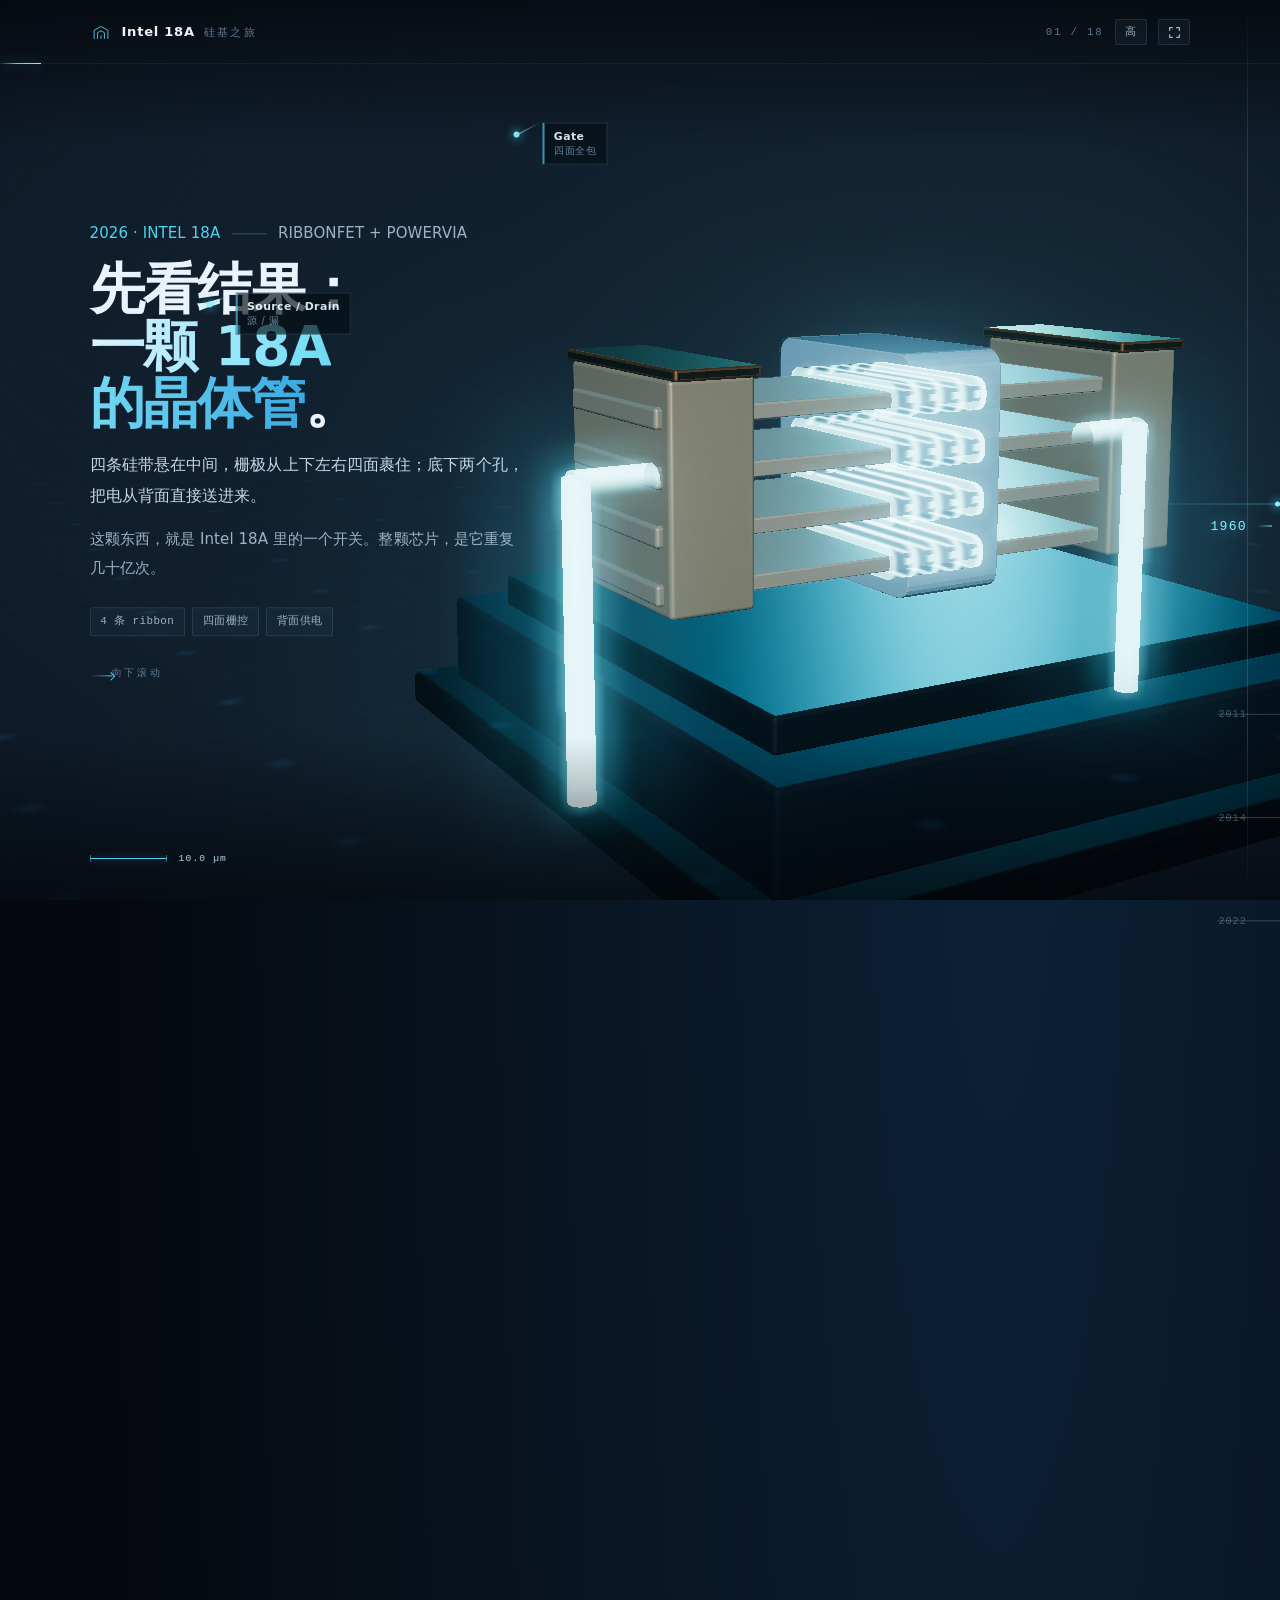
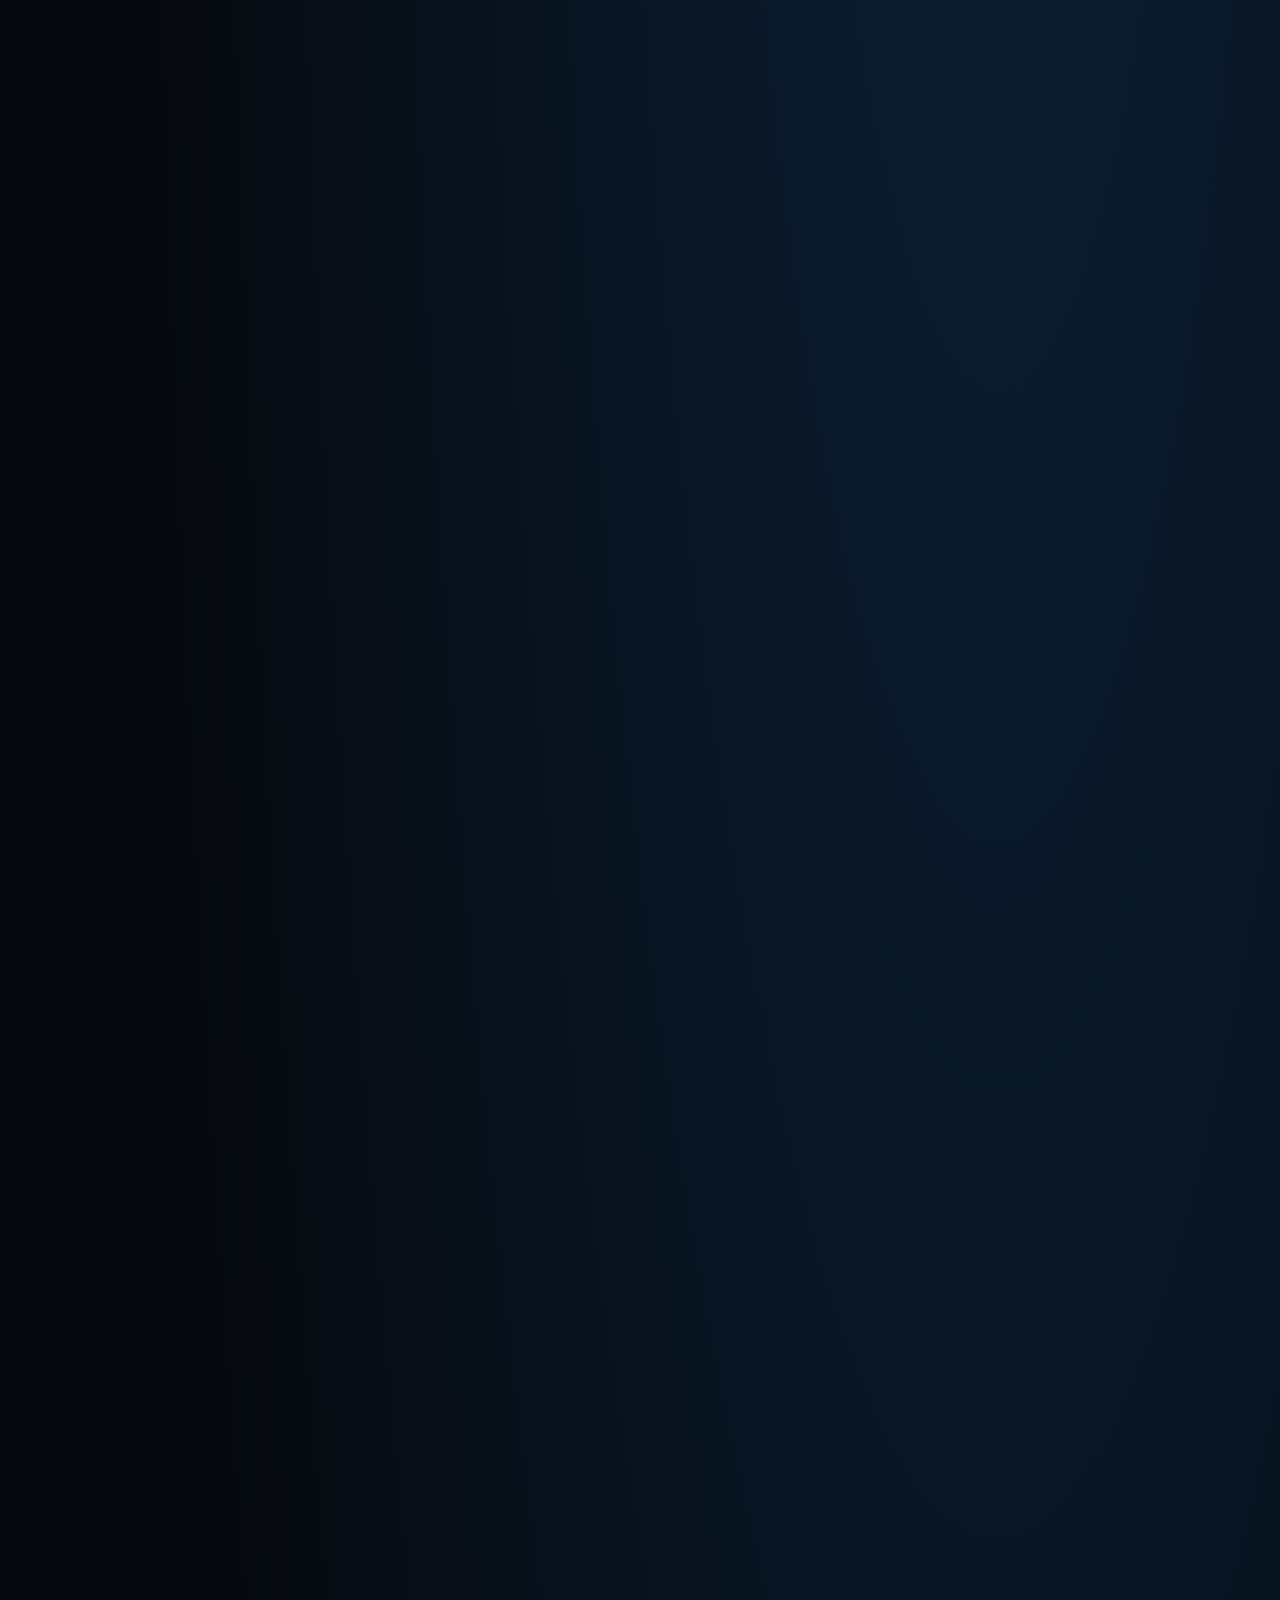
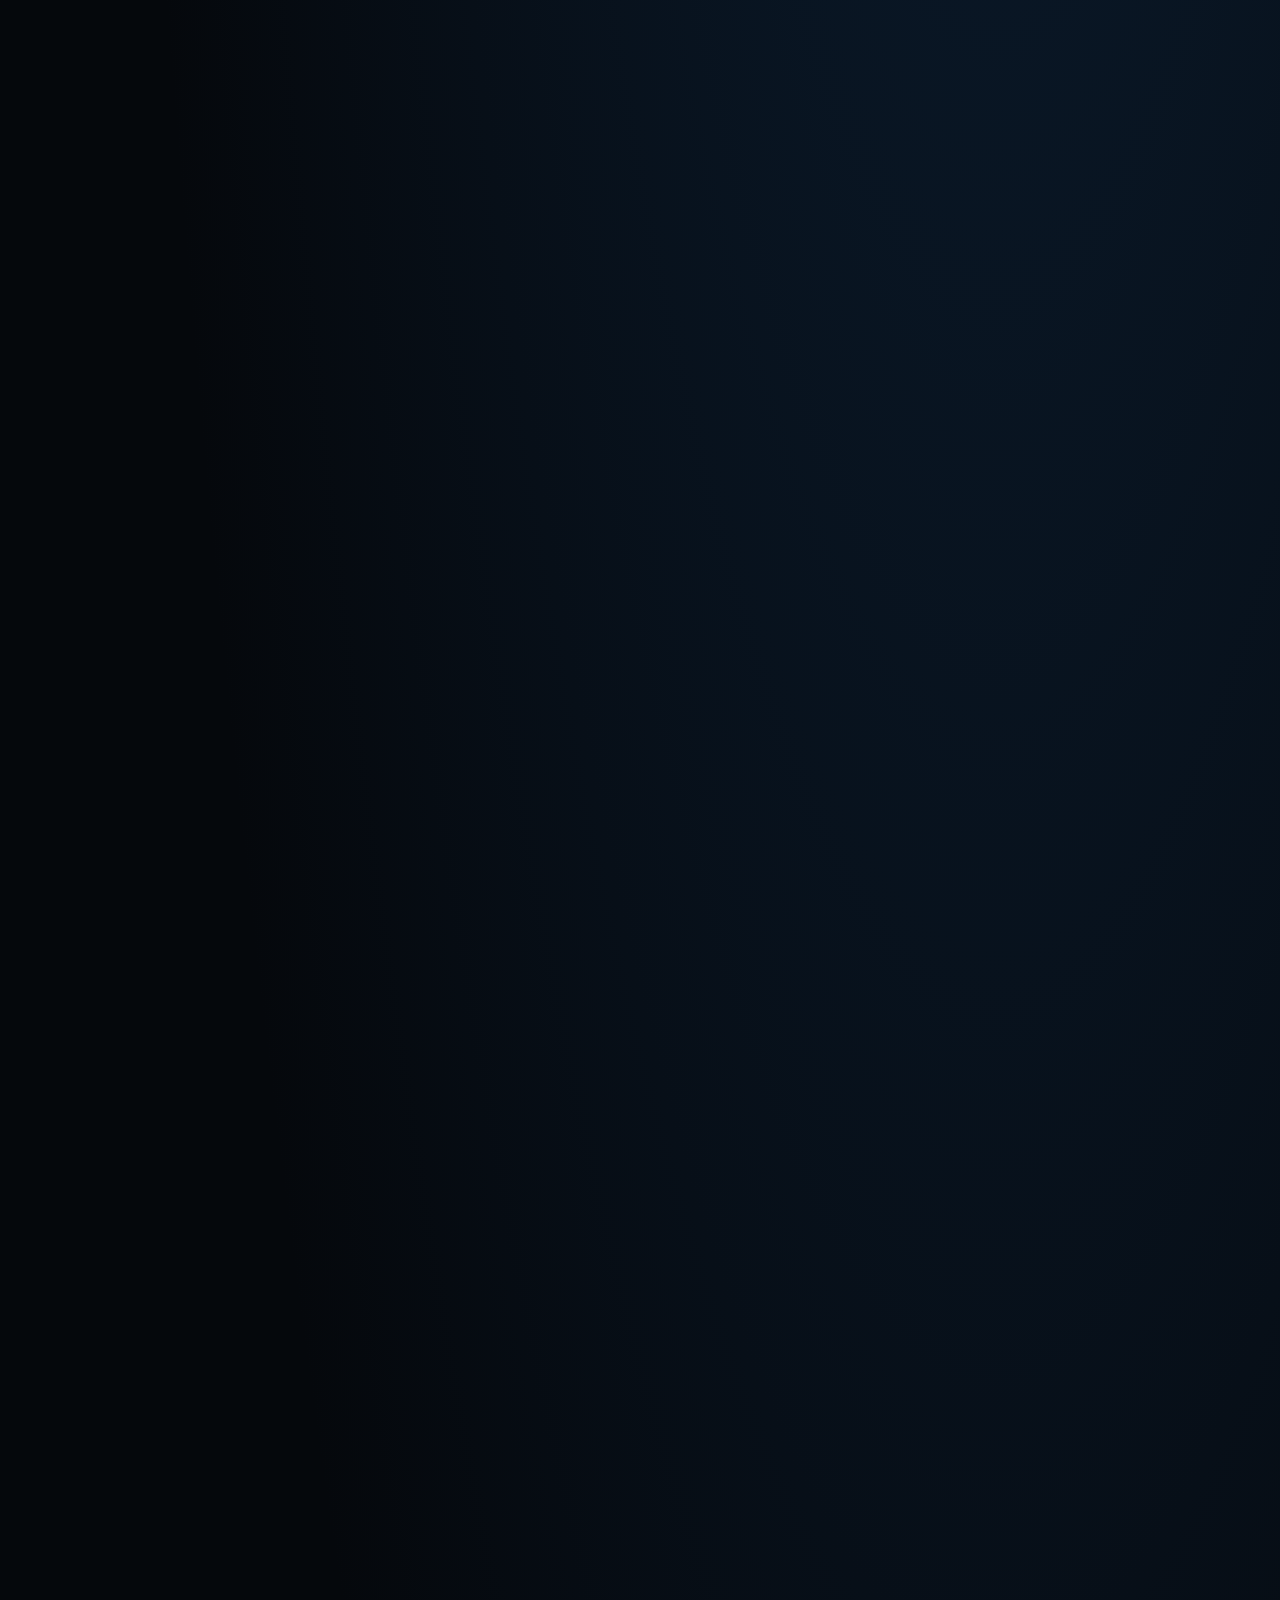
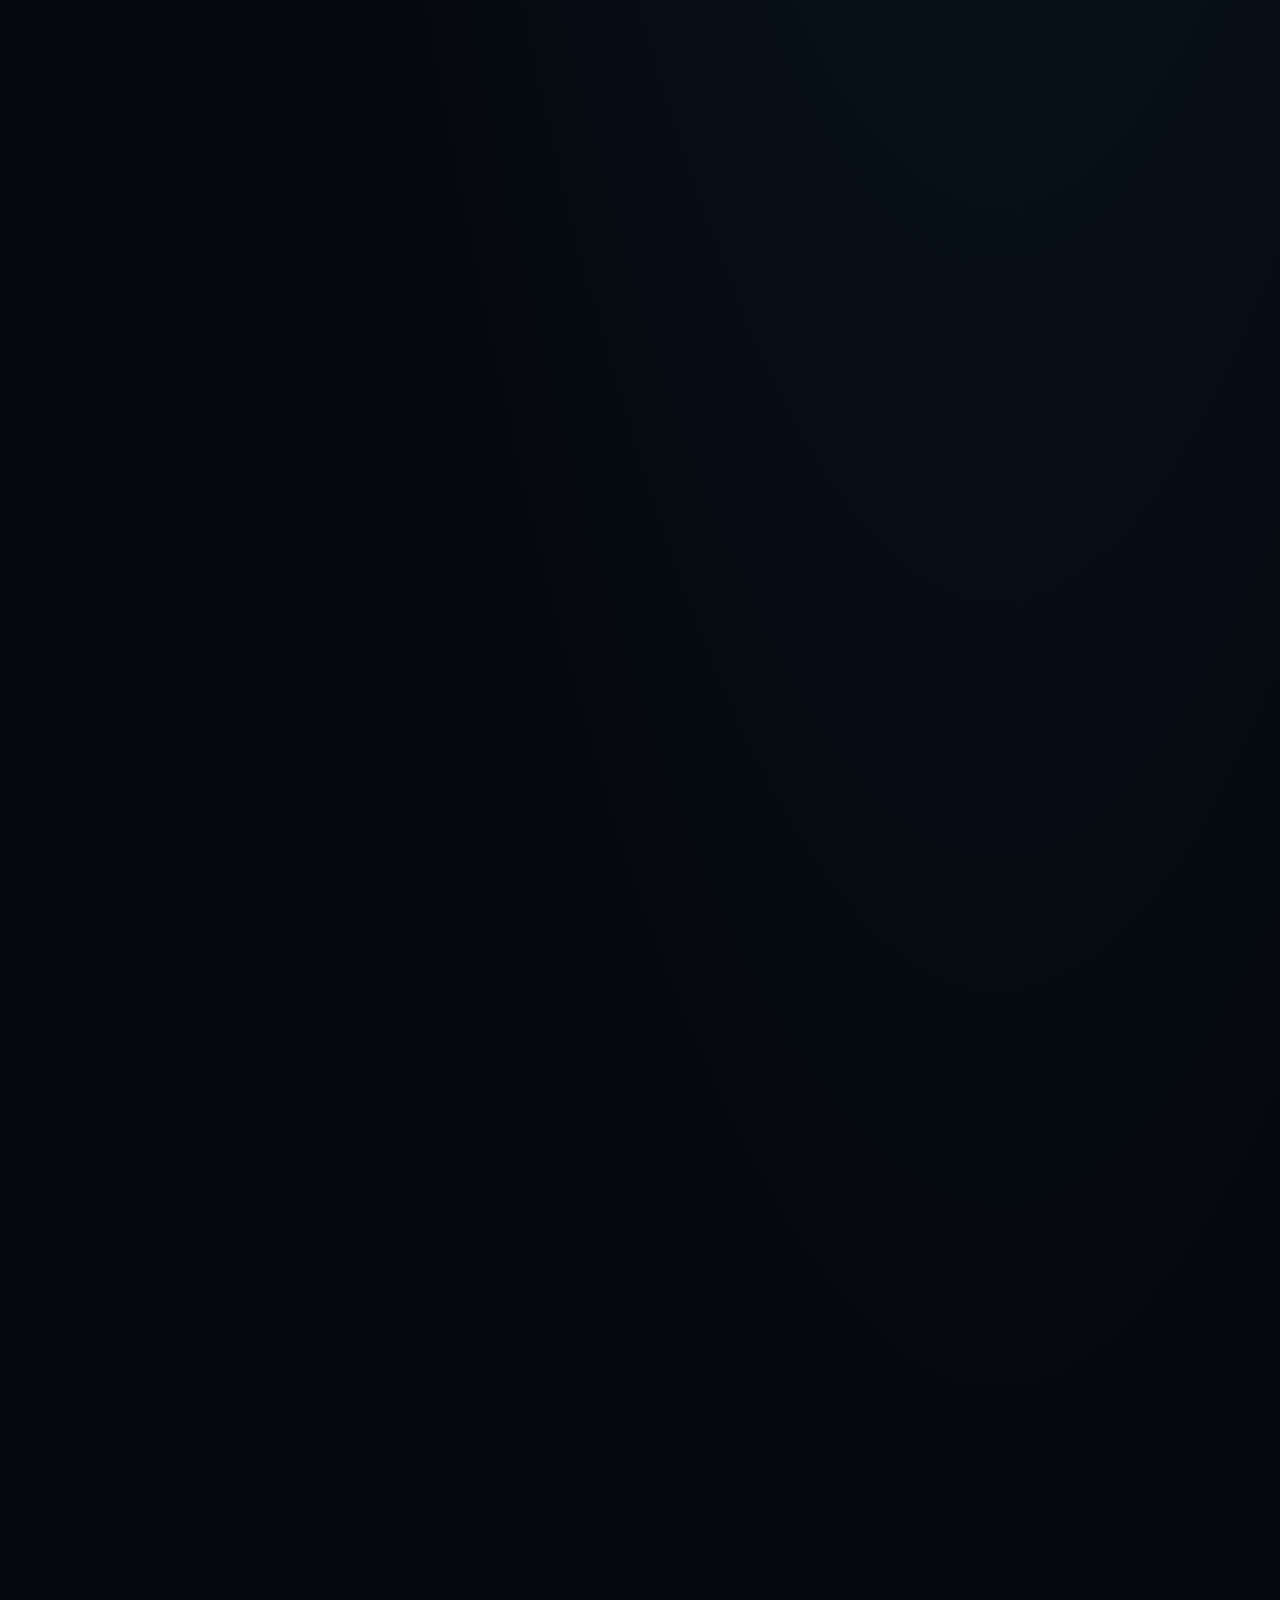
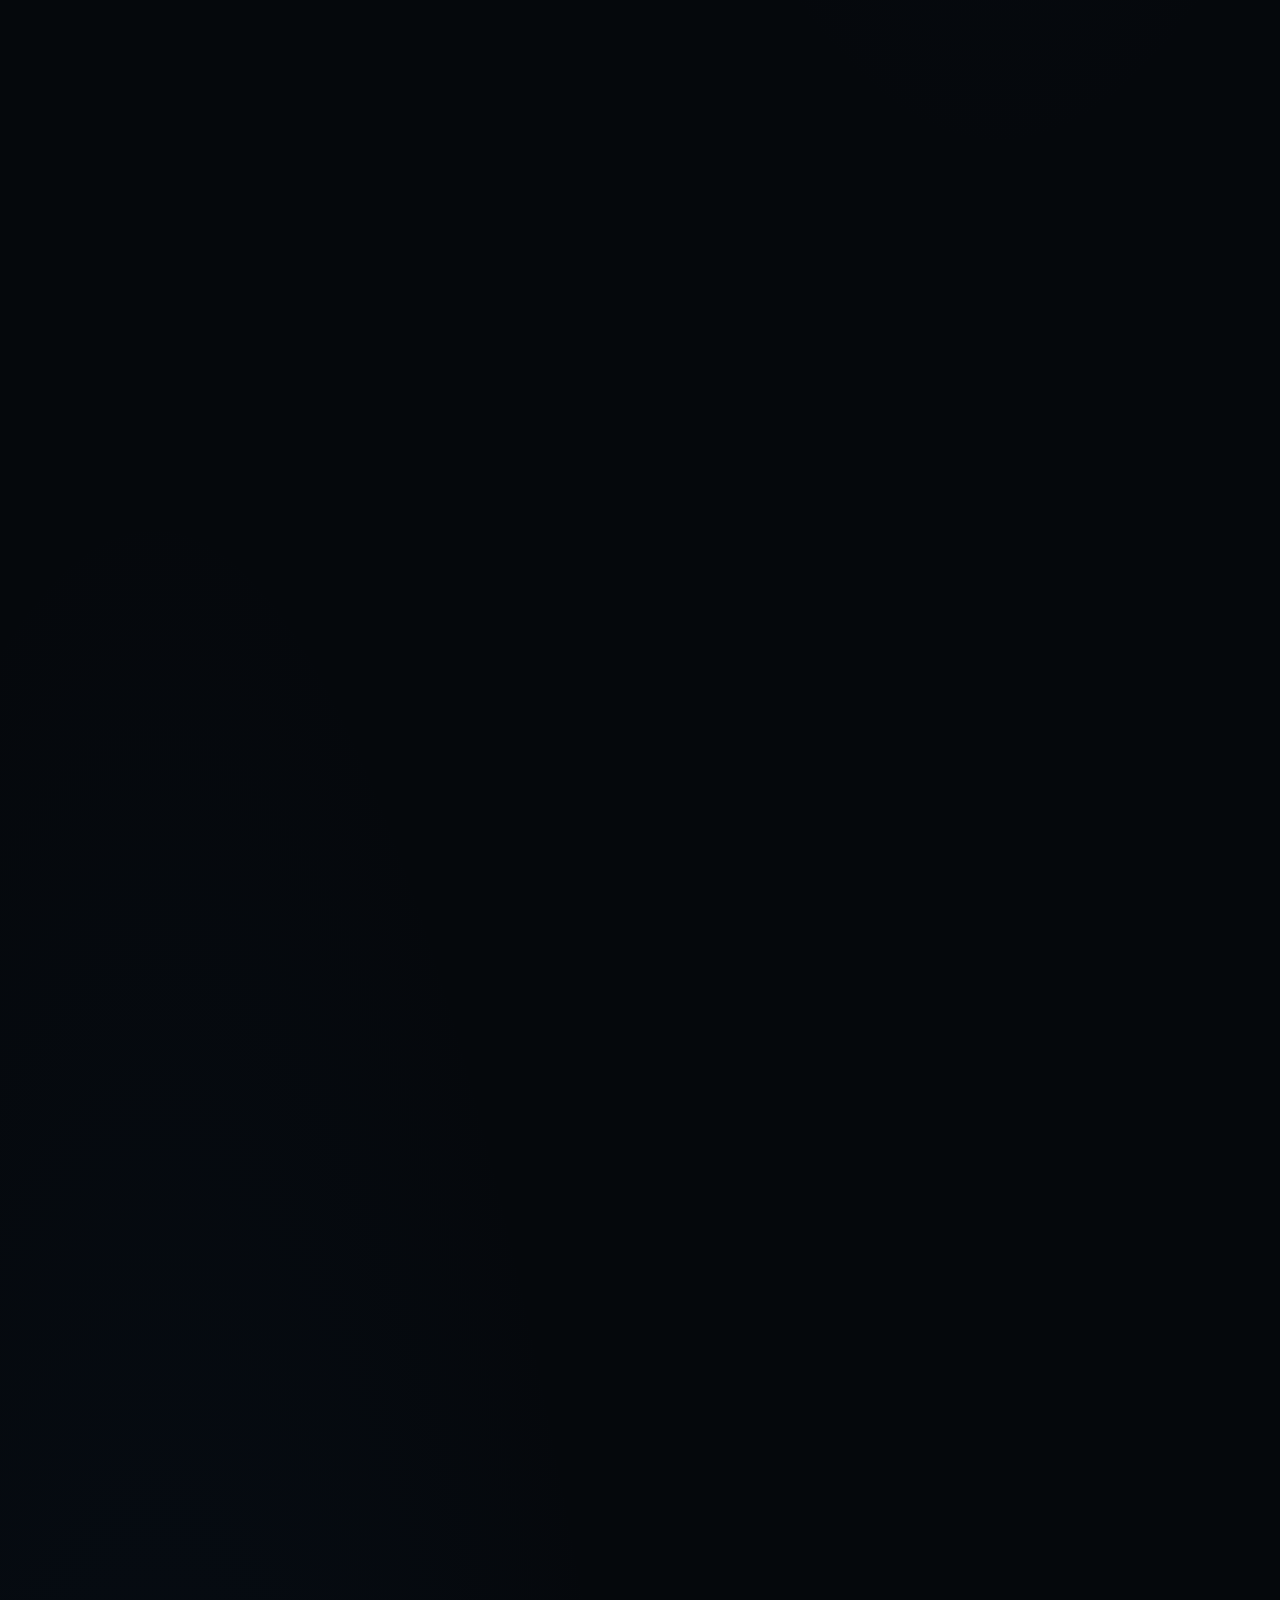
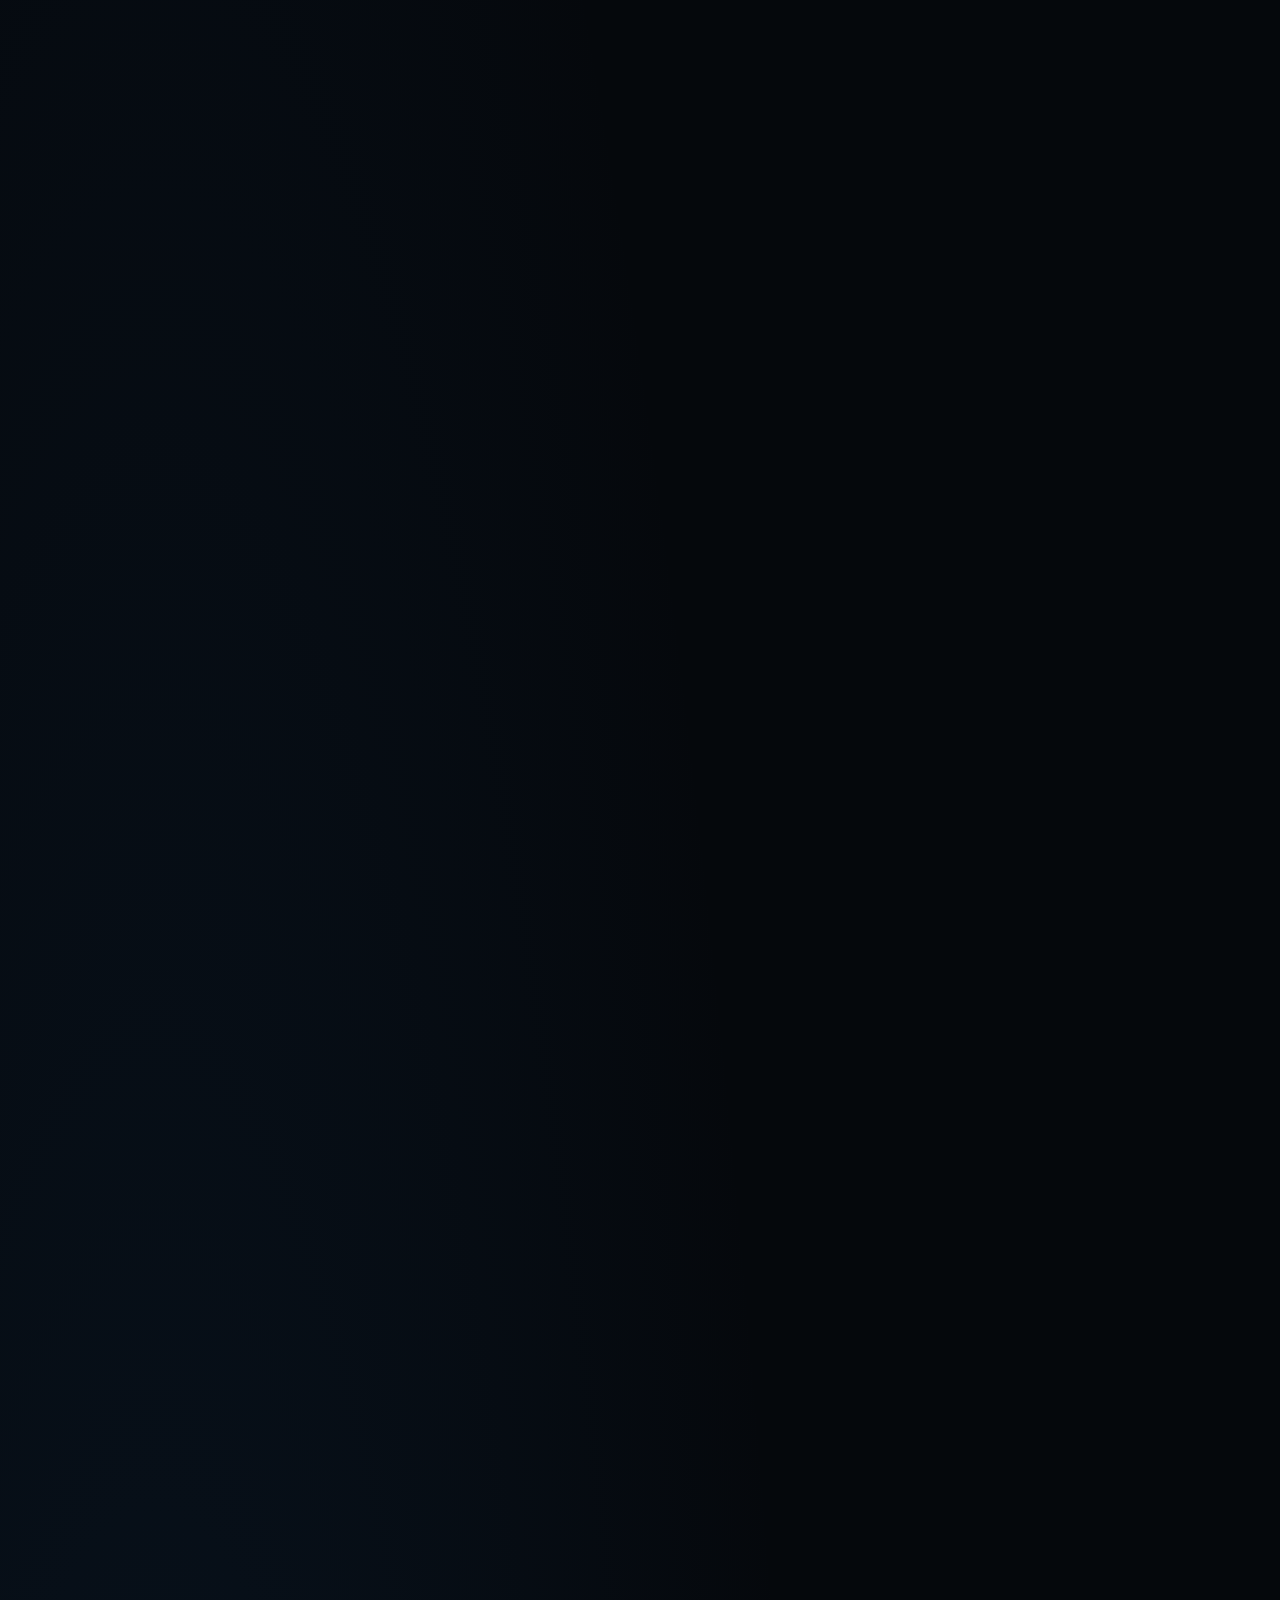
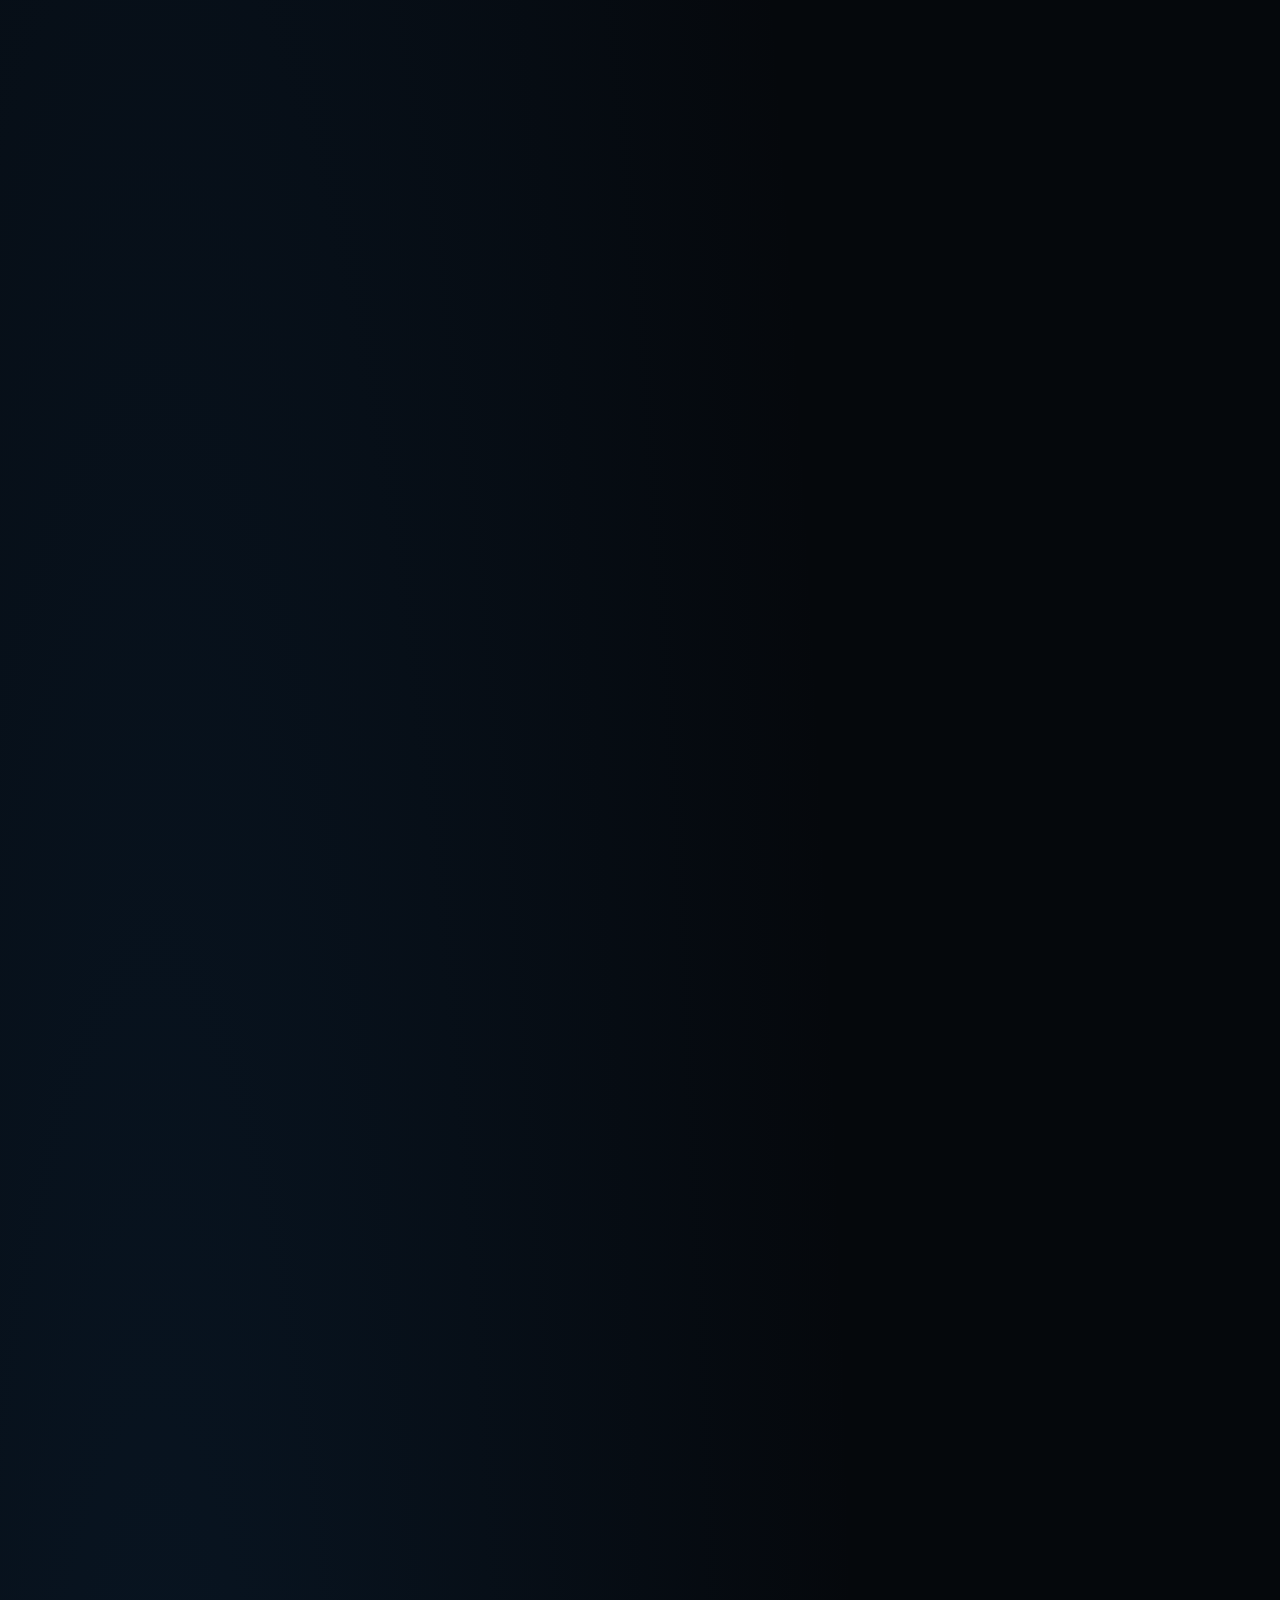
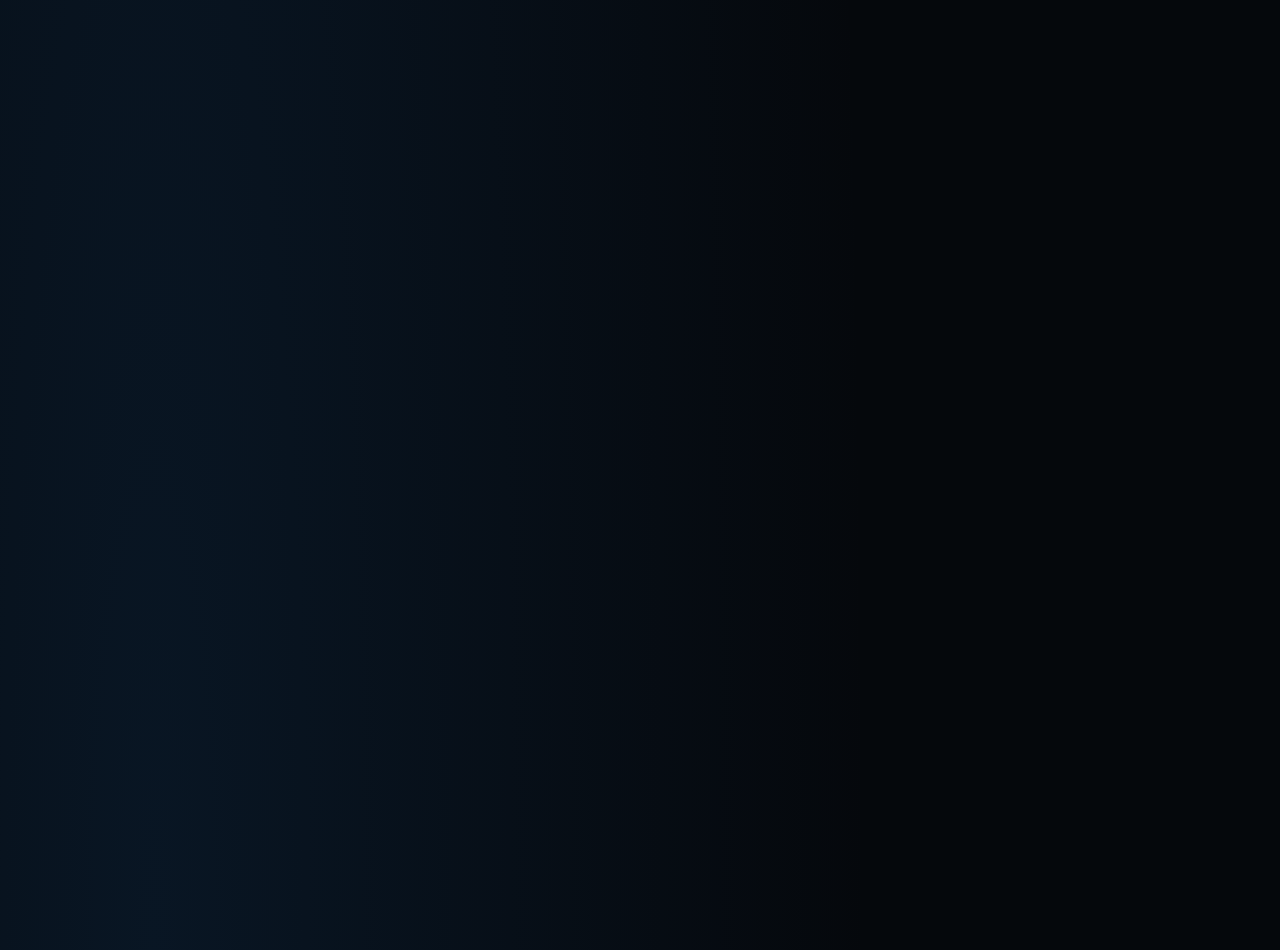
<file: ALL_New_Project_V2/index.html>
<!doctype html>
<html lang="zh-CN">
<head>
<meta charset="utf-8" />
<meta name="viewport" content="width=device-width, initial-scale=1, viewport-fit=cover" />
<meta name="theme-color" content="#04070b" />
<title>Intel 18A · 从一颗开关到一台电脑</title>
<meta name="description" content="沿着晶体管七十年的变形记，从平面到 FinFET，从 3nm 到 RibbonFET，再翻到芯片背面看 PowerVia 供电。" />
<link rel="icon" href="./assets/mark.svg" type="image/svg+xml" />
<link rel="stylesheet" href="./src/styles.css" />
<script type="importmap">
{
  "imports": {
    "three": "./vendor/three/three.module.js",
    "three/addons/": "./vendor/three/addons/"
  }
}
</script>
</head>
<body>
<div id="app">
  <canvas id="gl" aria-hidden="true"></canvas>
  <div class="vignette" aria-hidden="true"></div>
  <div class="grain" aria-hidden="true"></div>

  <header class="topbar">
    <div class="brand">
      <span class="brand-mark" aria-hidden="true">
        <svg viewBox="0 0 32 32" width="22" height="22" fill="none" stroke="currentColor" stroke-width="1.4"><path d="M6 26V13.5L16 8l10 5.5V26"/><path d="M11 26V17l5-2.8 5 2.8v9"/><path d="M16 26v-5"/></svg>
      </span>
      <span class="brand-text"><b>Intel 18A</b><i>硅基之旅</i></span>
    </div>
    <div class="topbar-right">
      <span class="chapter-count" id="chapter-count">01 / 12</span>
      <button class="icon-btn" id="btn-quality" type="button" title="画质">高</button>
      <button class="icon-btn" id="btn-full" type="button" title="全屏">
        <svg viewBox="0 0 16 16" width="13" height="13" fill="none" stroke="currentColor" stroke-width="1.5"><path d="M2 6V2h4M14 10v4h-4M2 10v4h4M14 6V2h-4"/></svg>
      </button>
    </div>
    <div class="progress-line"><i id="progress-fill"></i></div>
  </header>

  <main id="story" class="story"><!-- chapters injected --></main>

  <div class="hud-rail" id="rail" aria-hidden="true"></div>
  <div class="label-layer" id="labels" aria-hidden="true"></div>

  <div class="stepnote" id="stepnote" aria-hidden="true">
    <span class="stepnote-idx" id="stepnote-idx">01 / 08</span>
    <span class="stepnote-name" id="stepnote-name">超晶格外延</span>
    <span class="stepnote-bar"><i id="stepnote-fill"></i></span>
  </div>

  <div class="scalebar" id="scalebar" aria-hidden="true">
    <div class="scalebar-track"><i id="scalebar-fill"></i></div>
    <span class="scalebar-label" id="scalebar-label">10 µm</span>
    <span class="scalebar-hint" id="scalebar-hint">非等比例</span>
  </div>

  <div class="hint" id="hint">
    <span class="hint-arrow" aria-hidden="true"></span>
    向下滚动
  </div>

  <div class="loader" id="loader">
    <div class="loader-inner">
      <span class="loader-kicker">INTEL 18A</span>
      <div class="loader-bar"><i></i></div>
      <span class="loader-text" id="loader-text">正在装载晶圆…</span>
    </div>
  </div>
</div>

<script type="module" src="./src/main.js"></script>
</body>
</html>
</file>
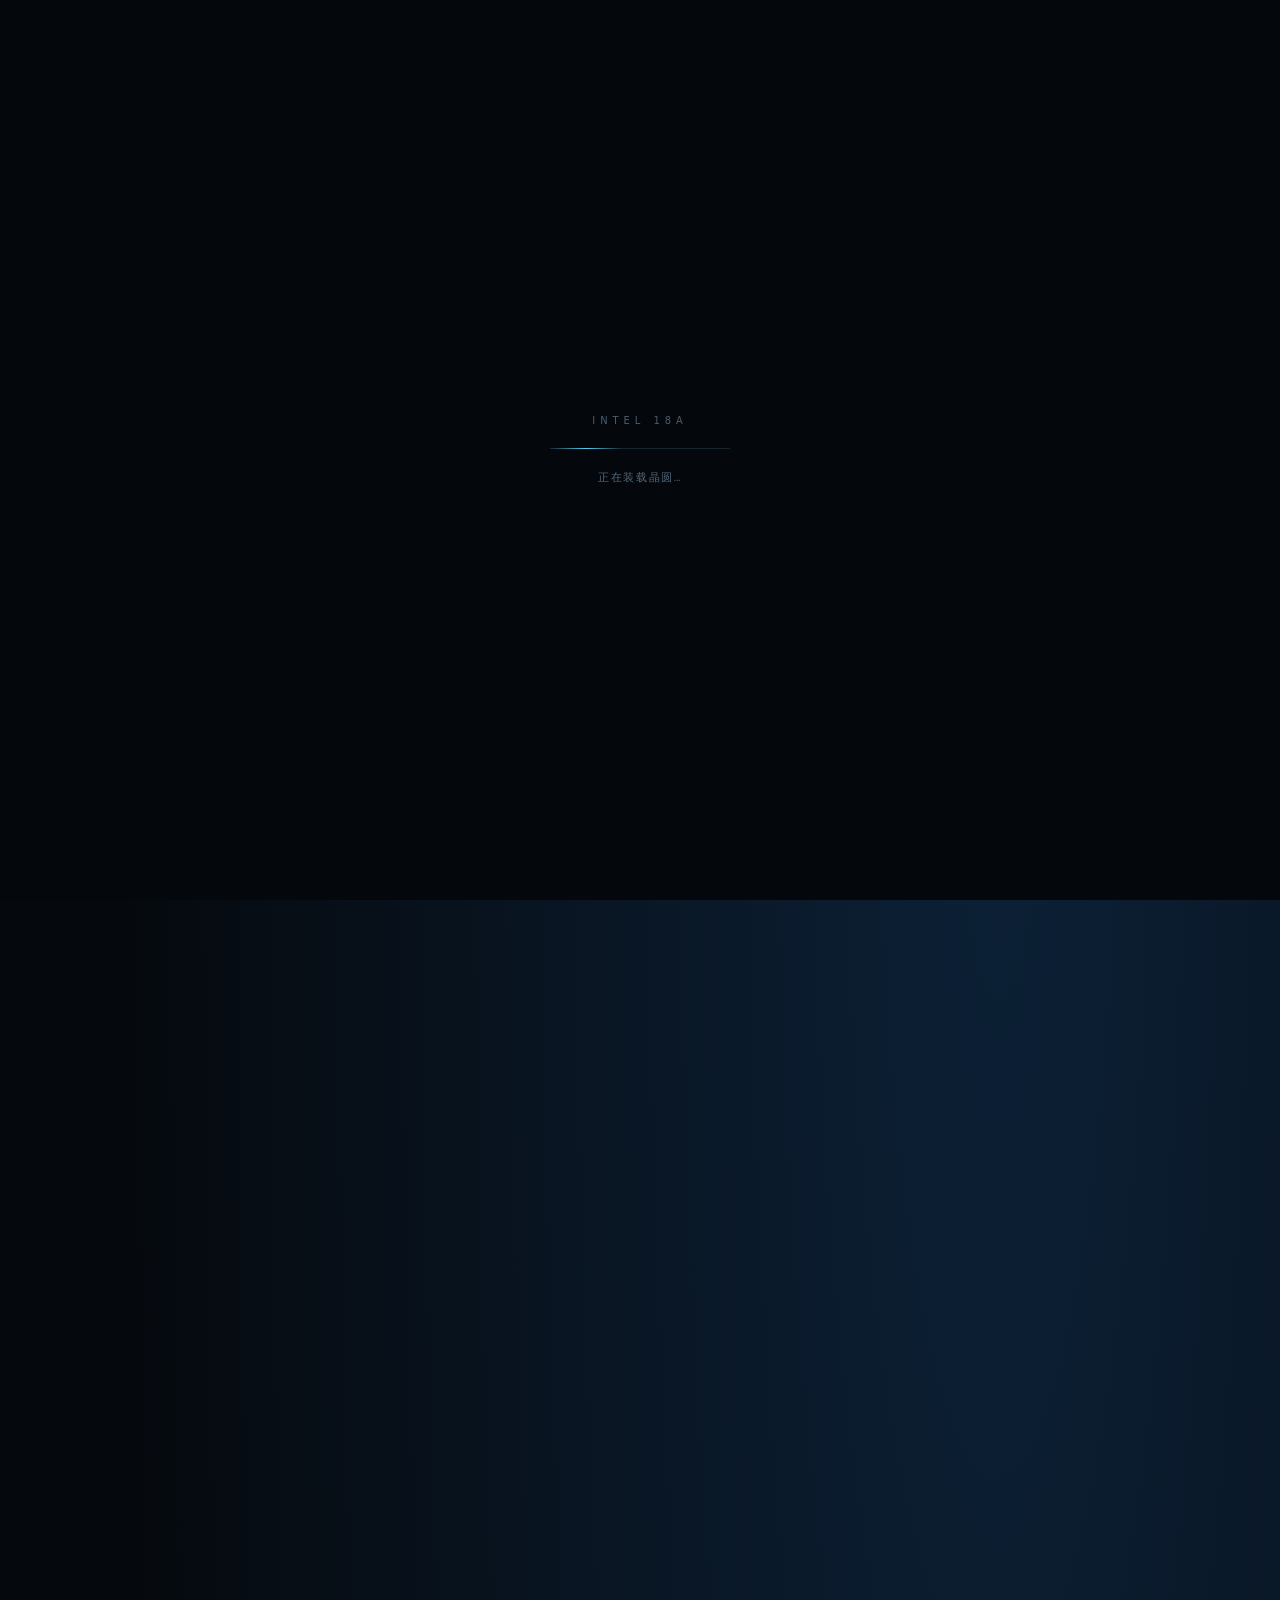
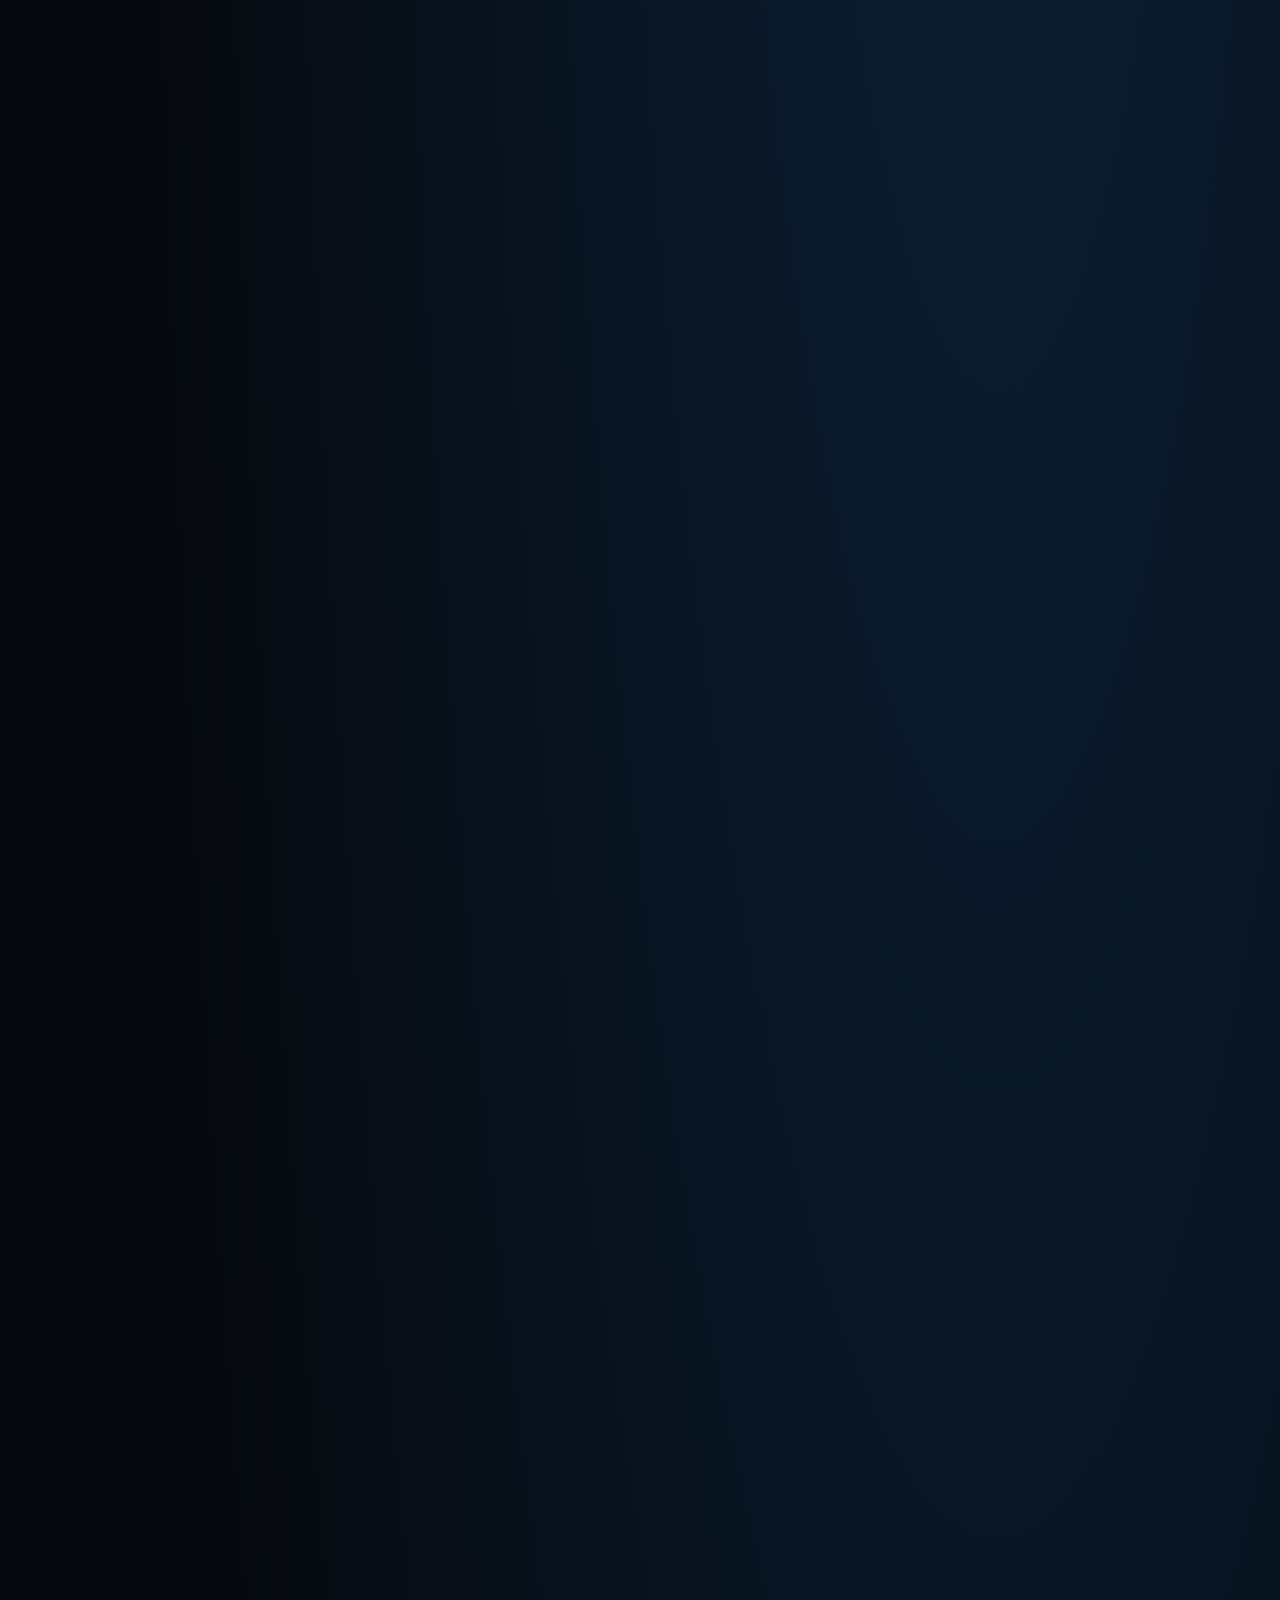
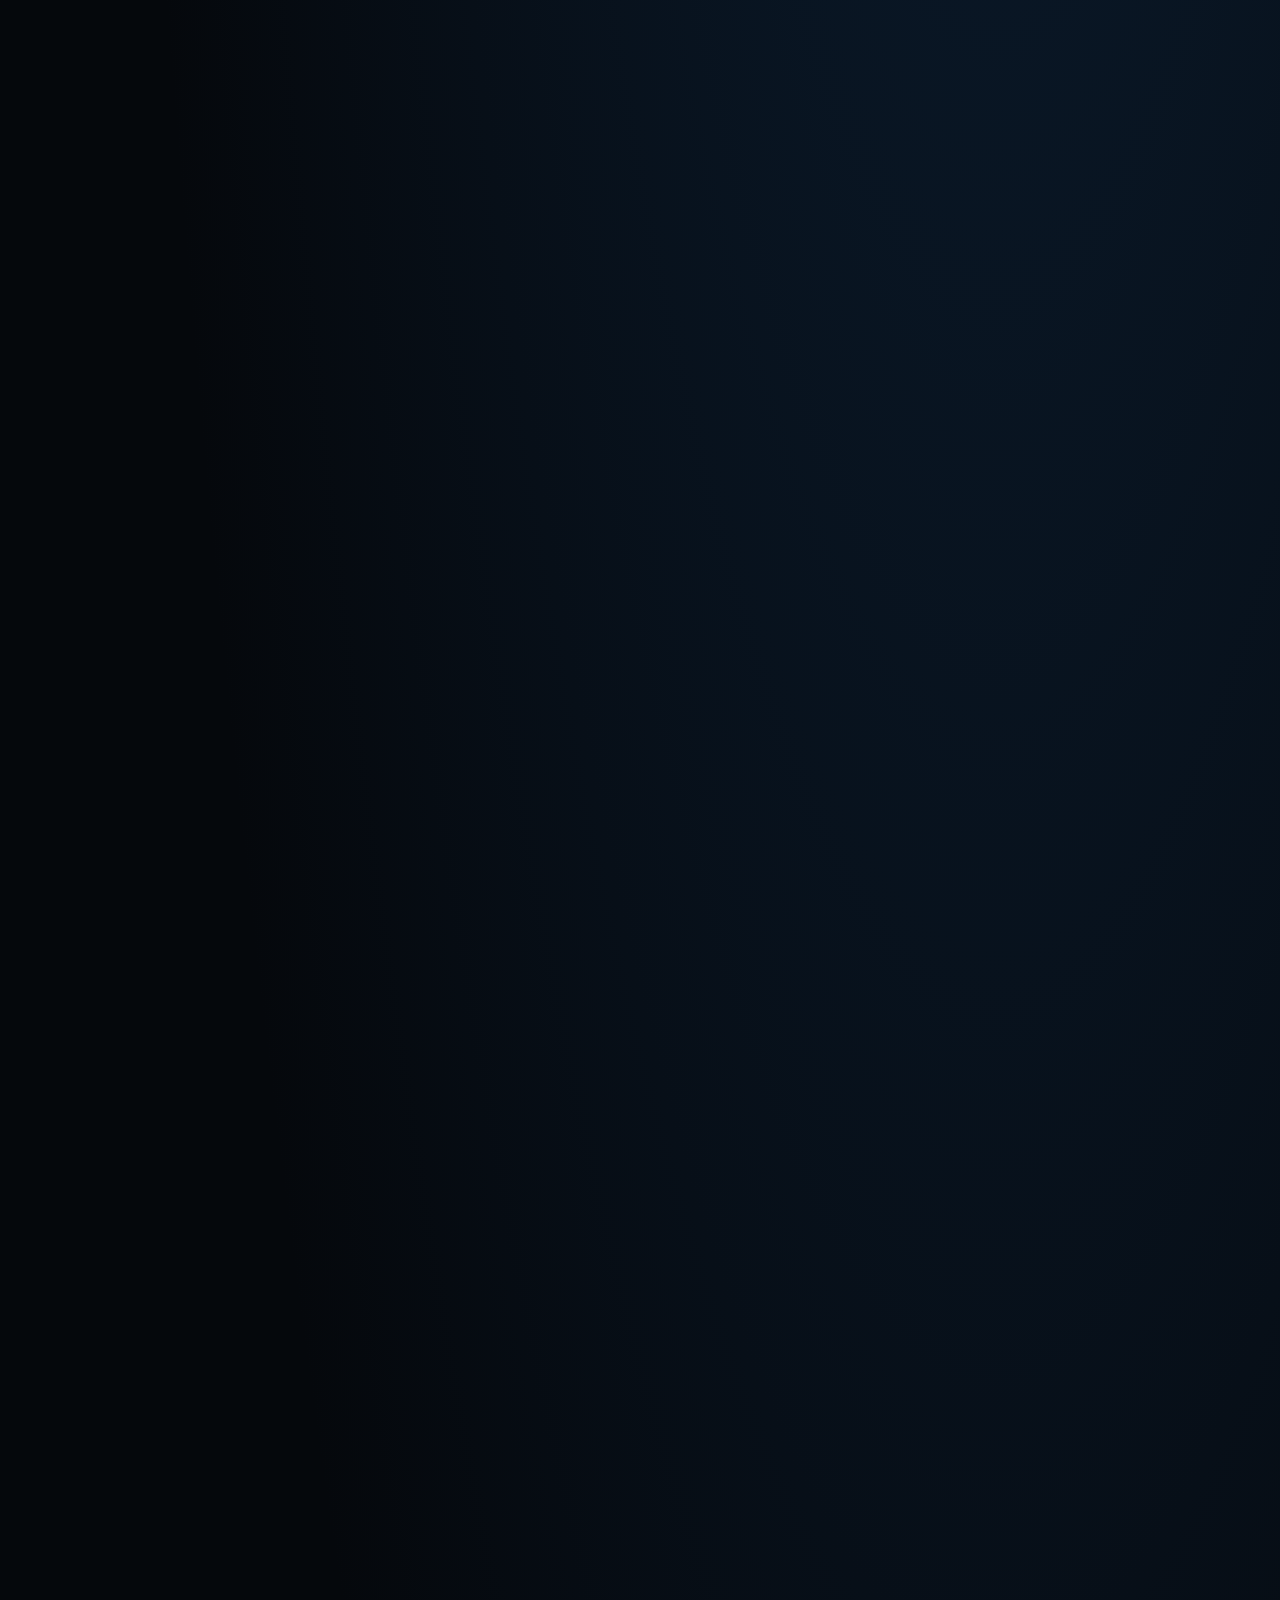
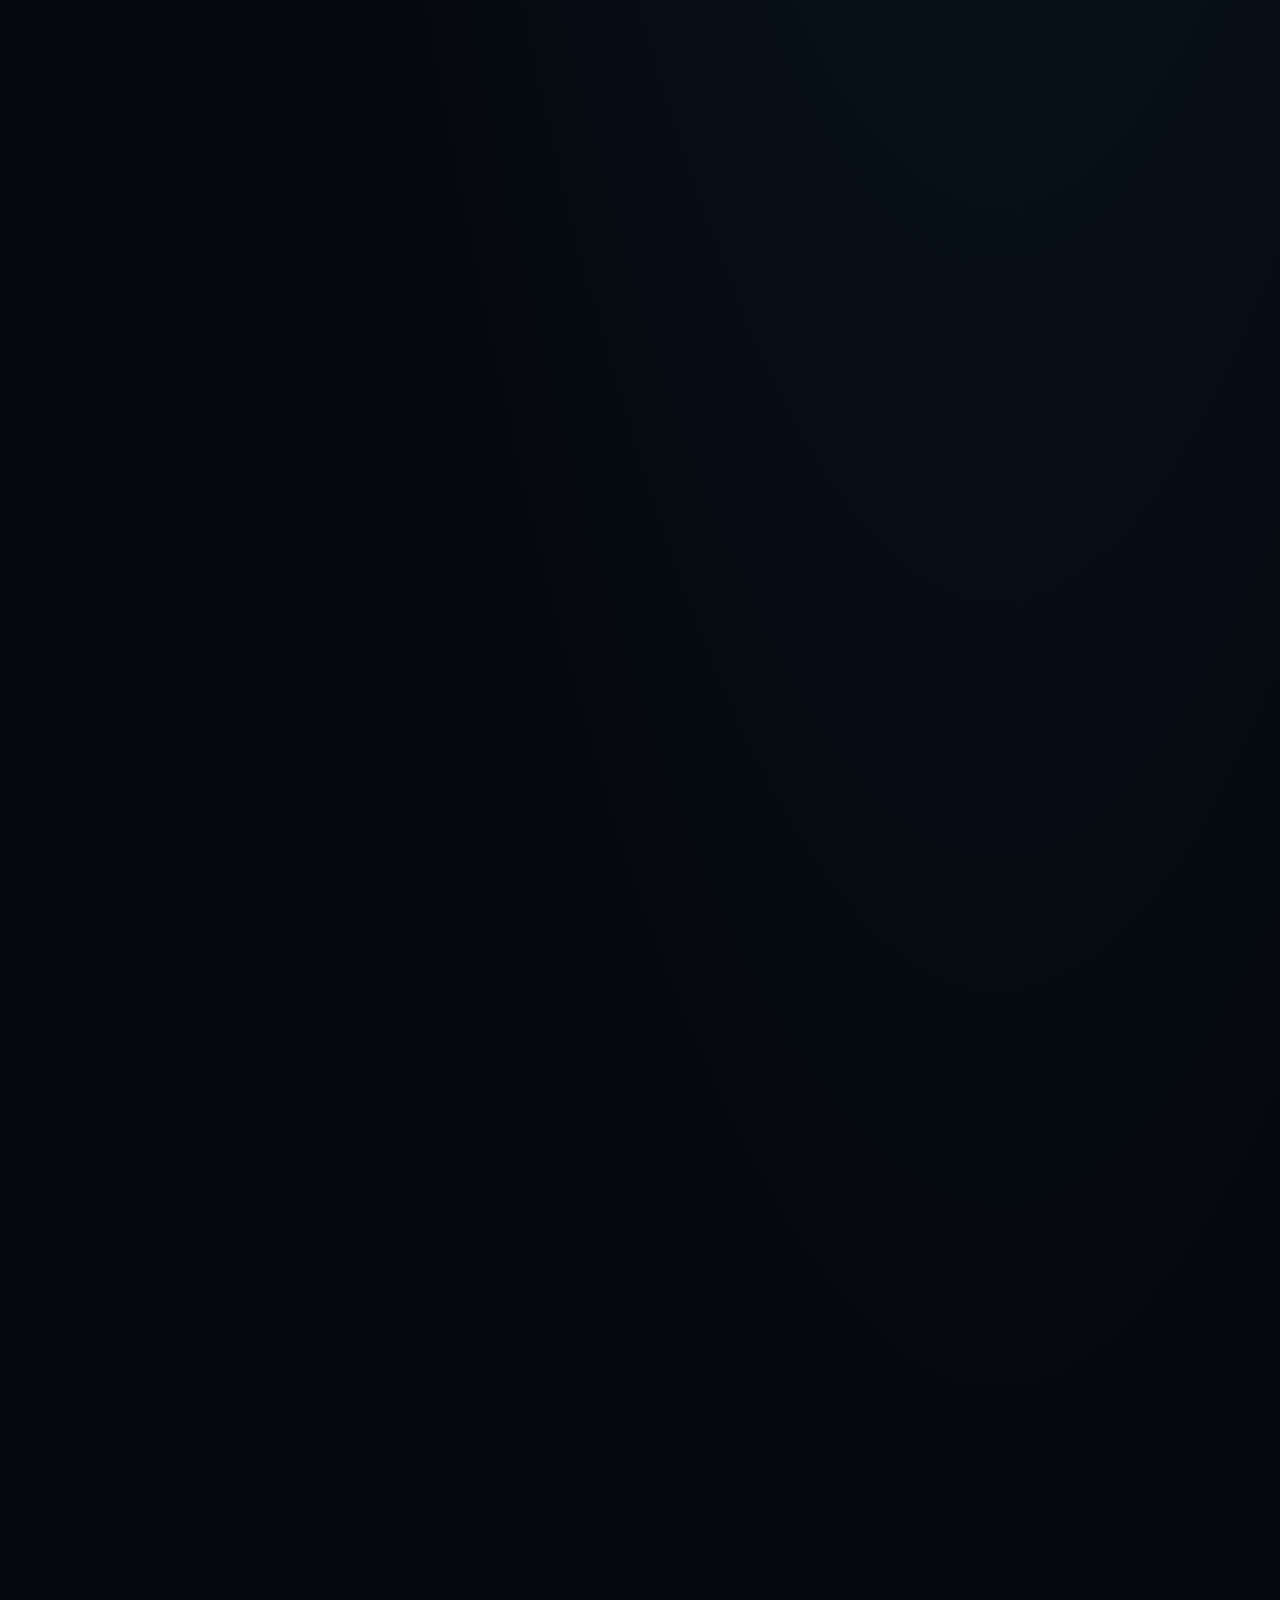
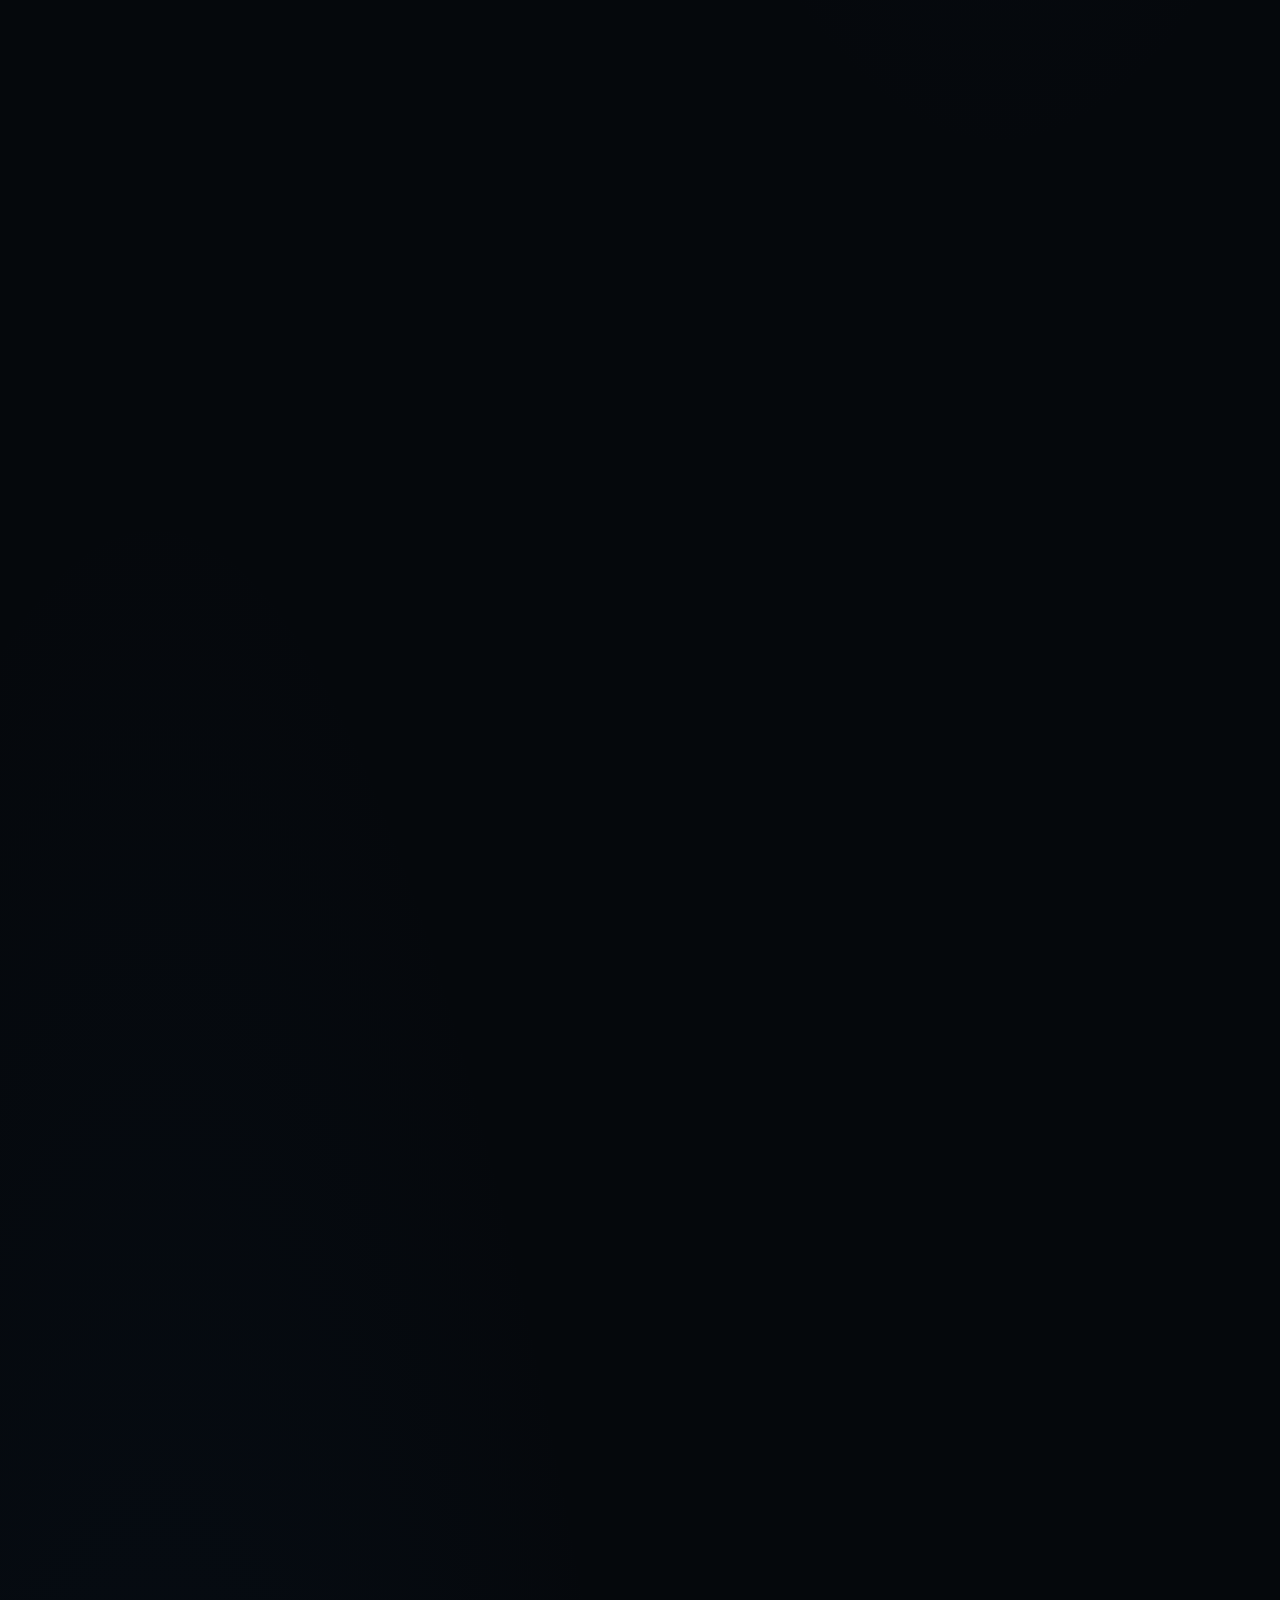
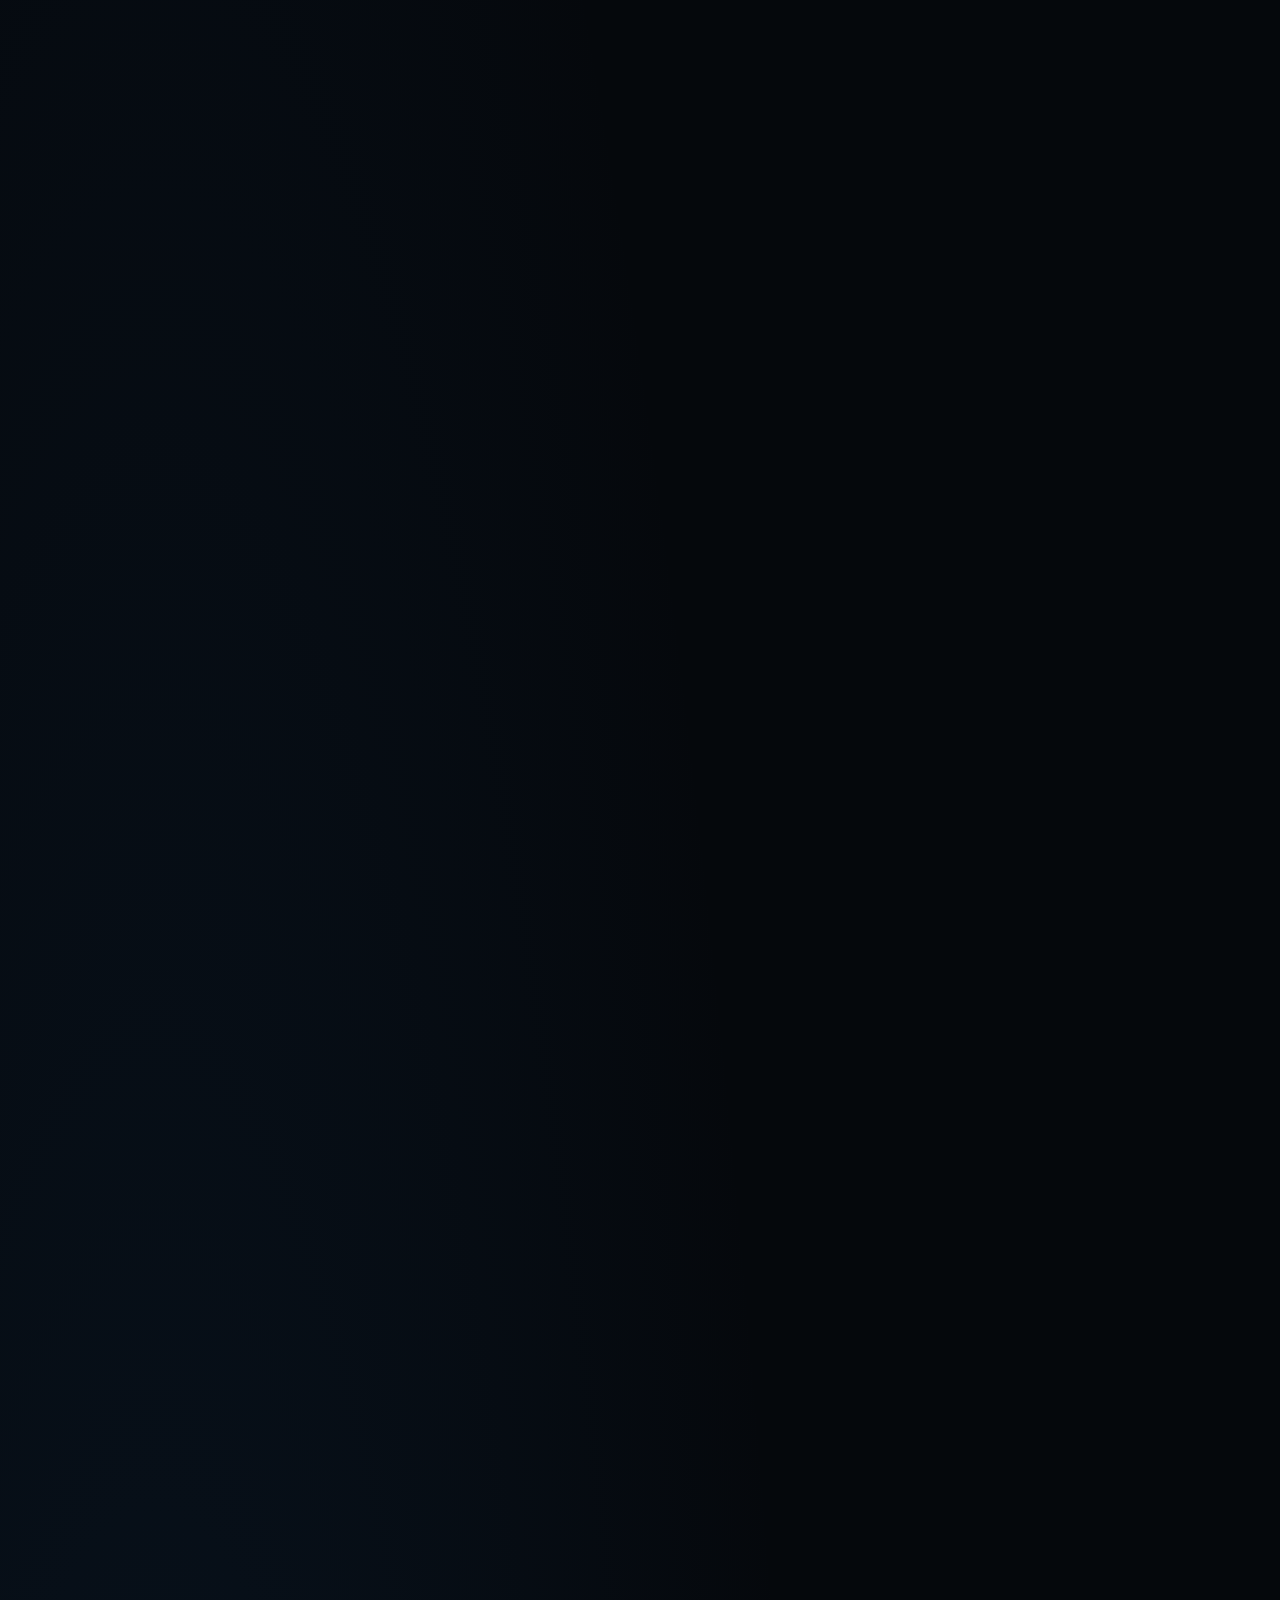
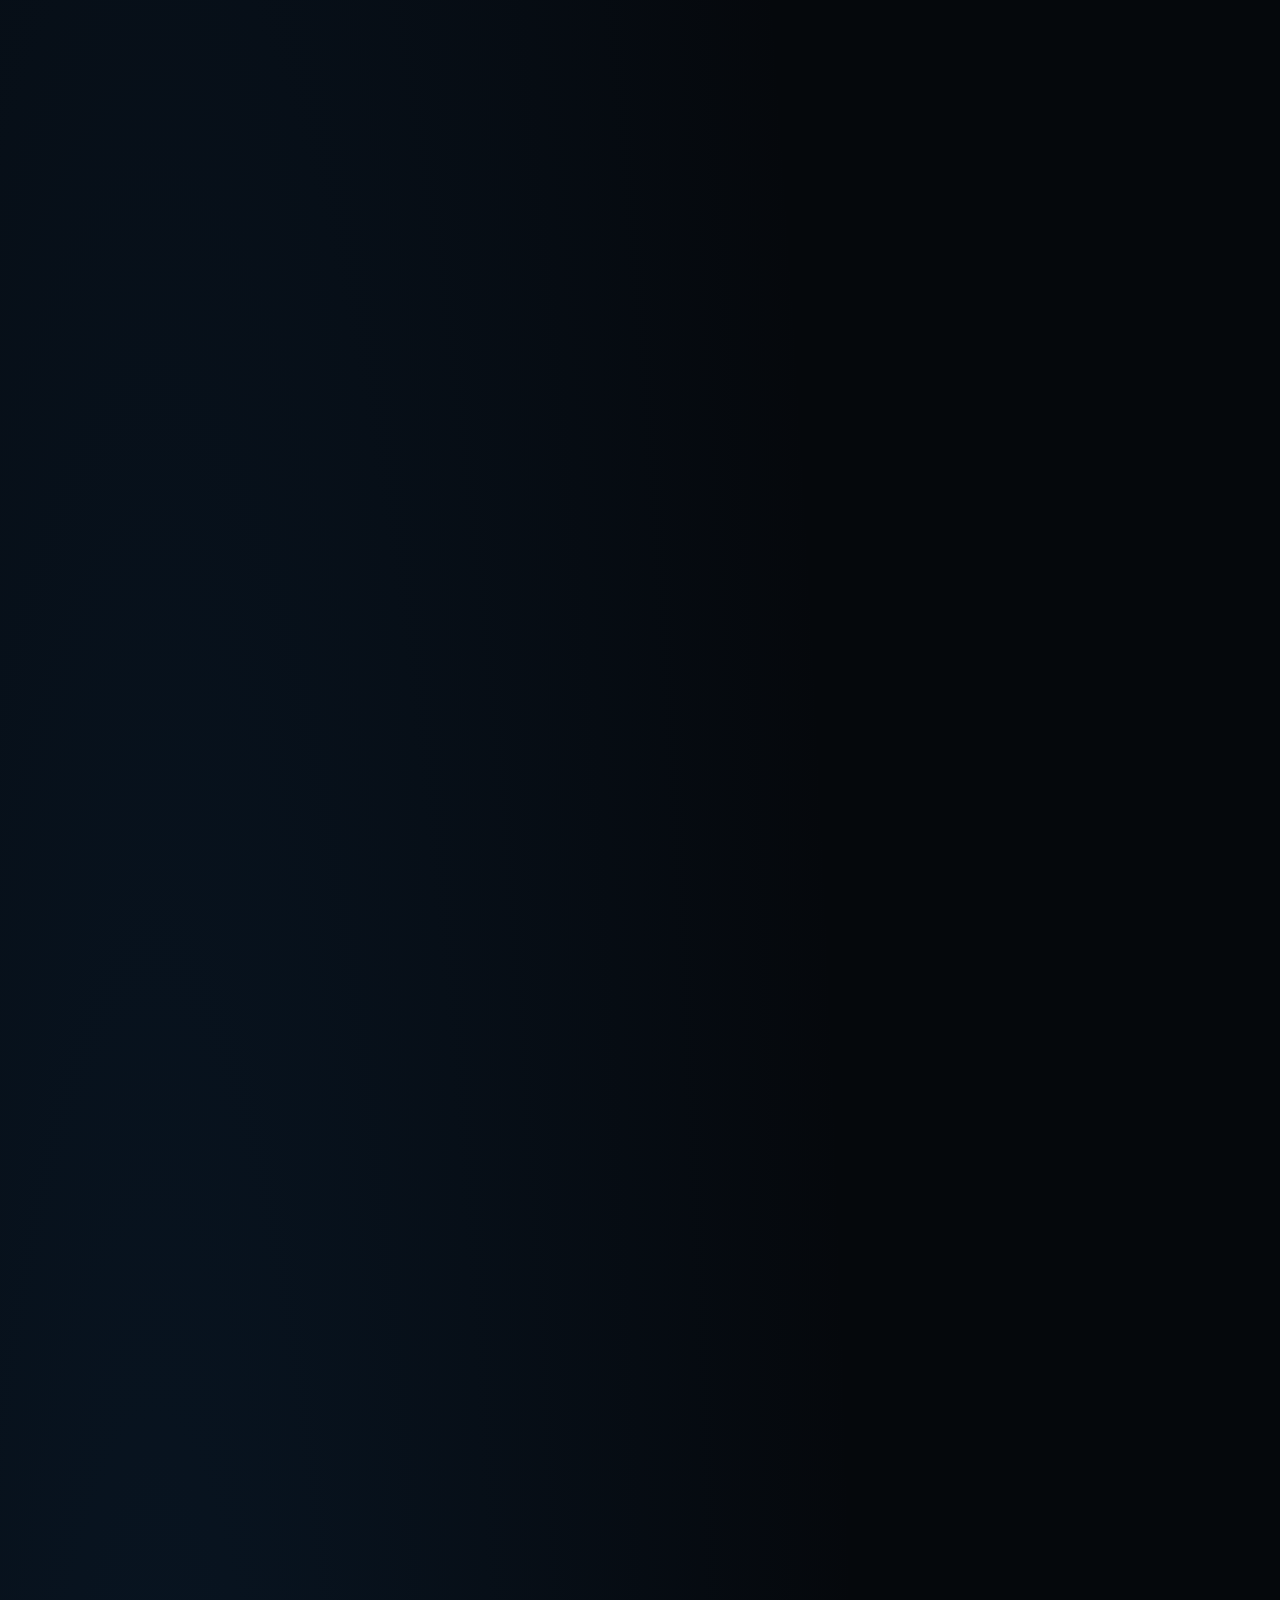
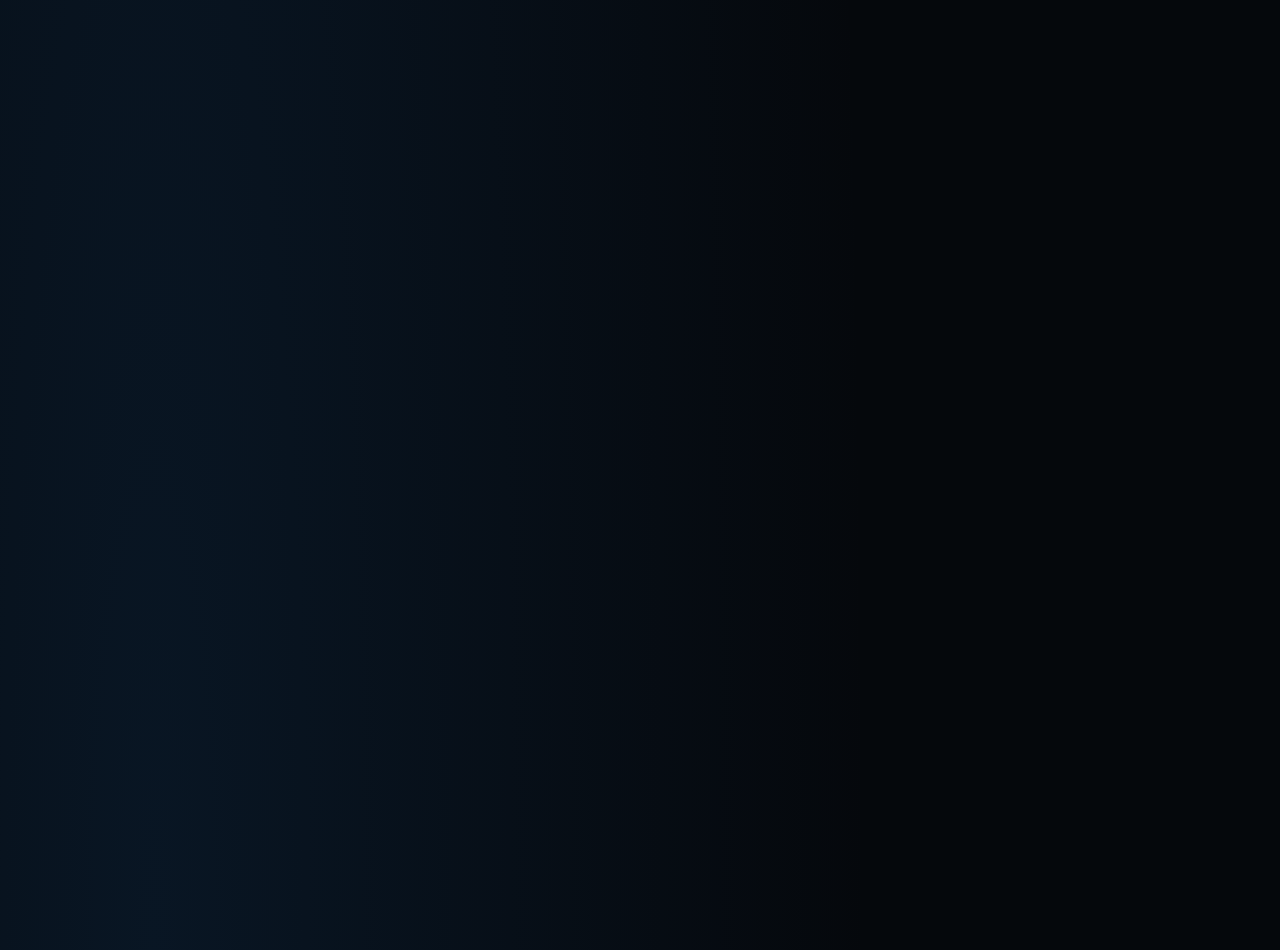
<file: ALL_New_V3_ZheShang/index.html>
<!doctype html>
<html lang='zh-CN'>
<head>
<meta charset='utf-8'>
<title>Intel 18A · 从一颗开关到一台电脑</title>
<script>location.replace('./v3.2.html' + location.search + location.hash);</script>
</head>
<body><a href='./v3.2.html'>Intel 18A · 从一颗开关到一台电脑</a></body>
</html>
</file>
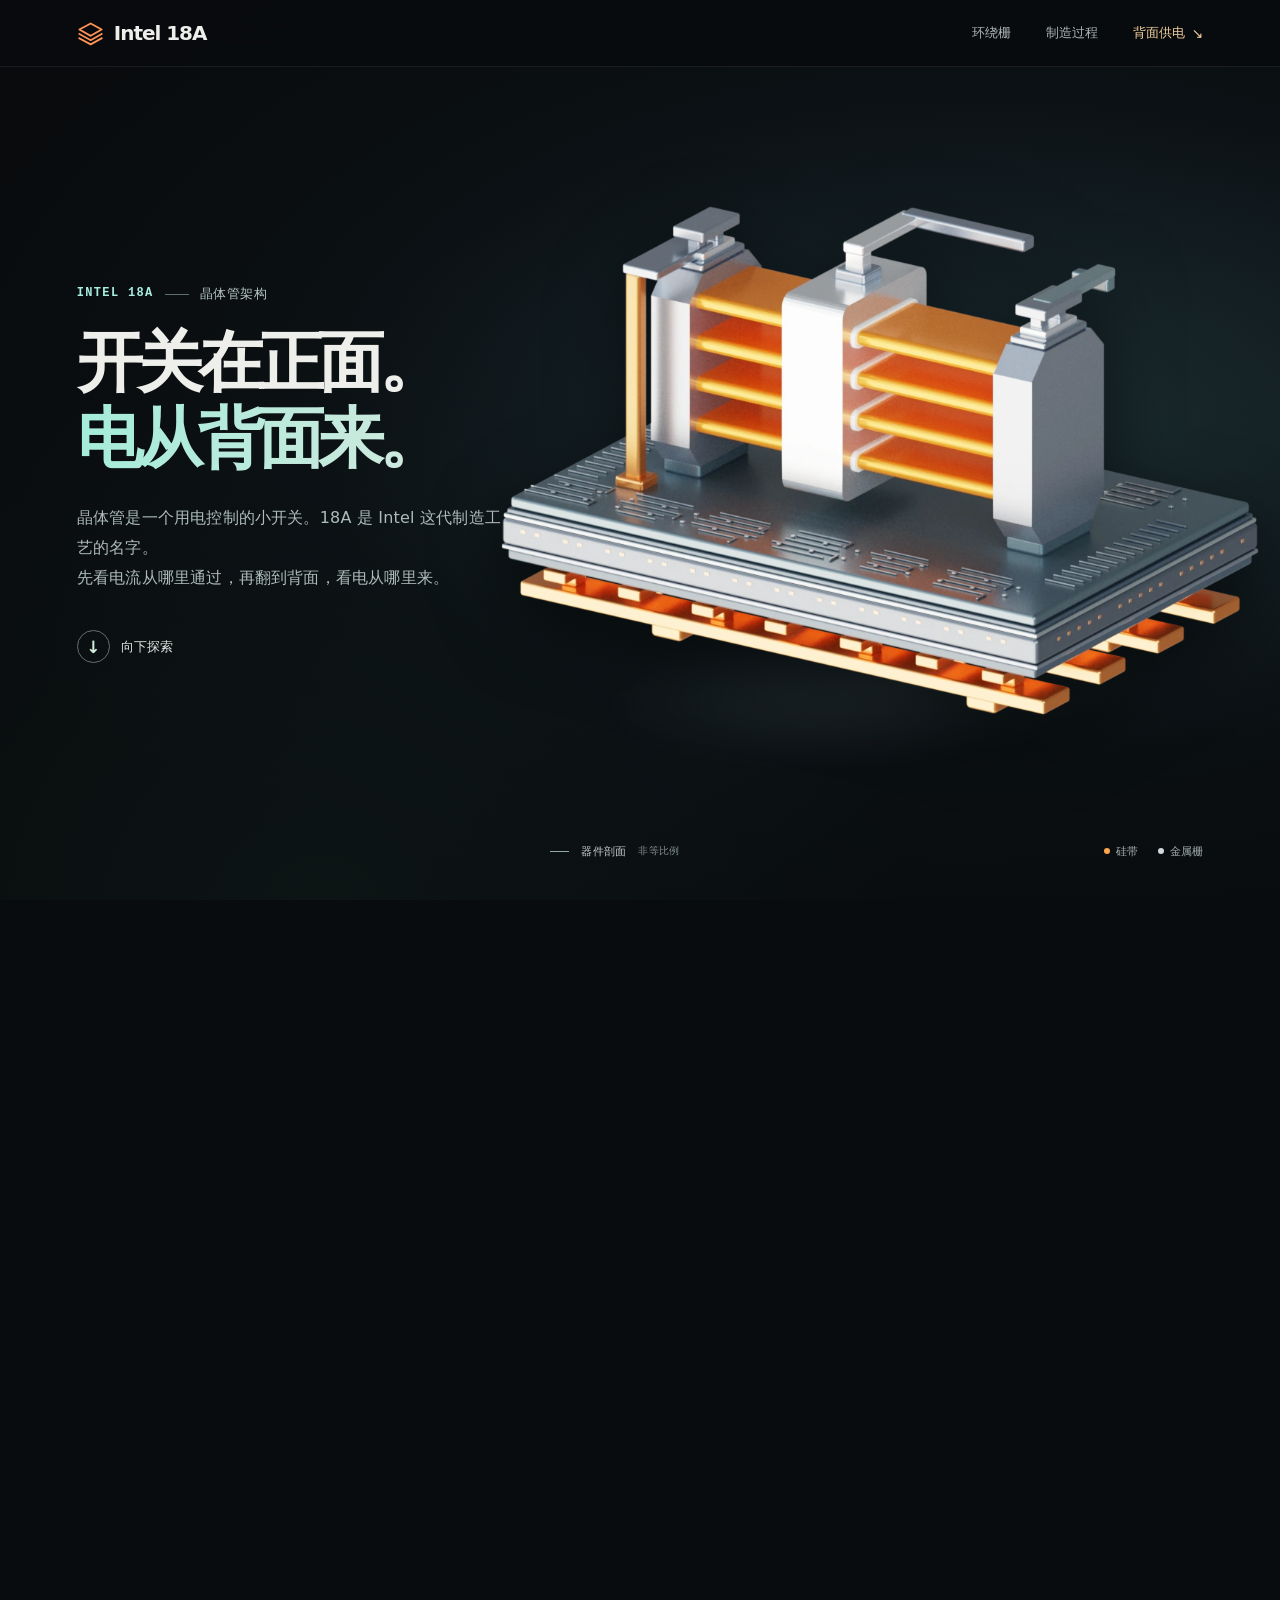
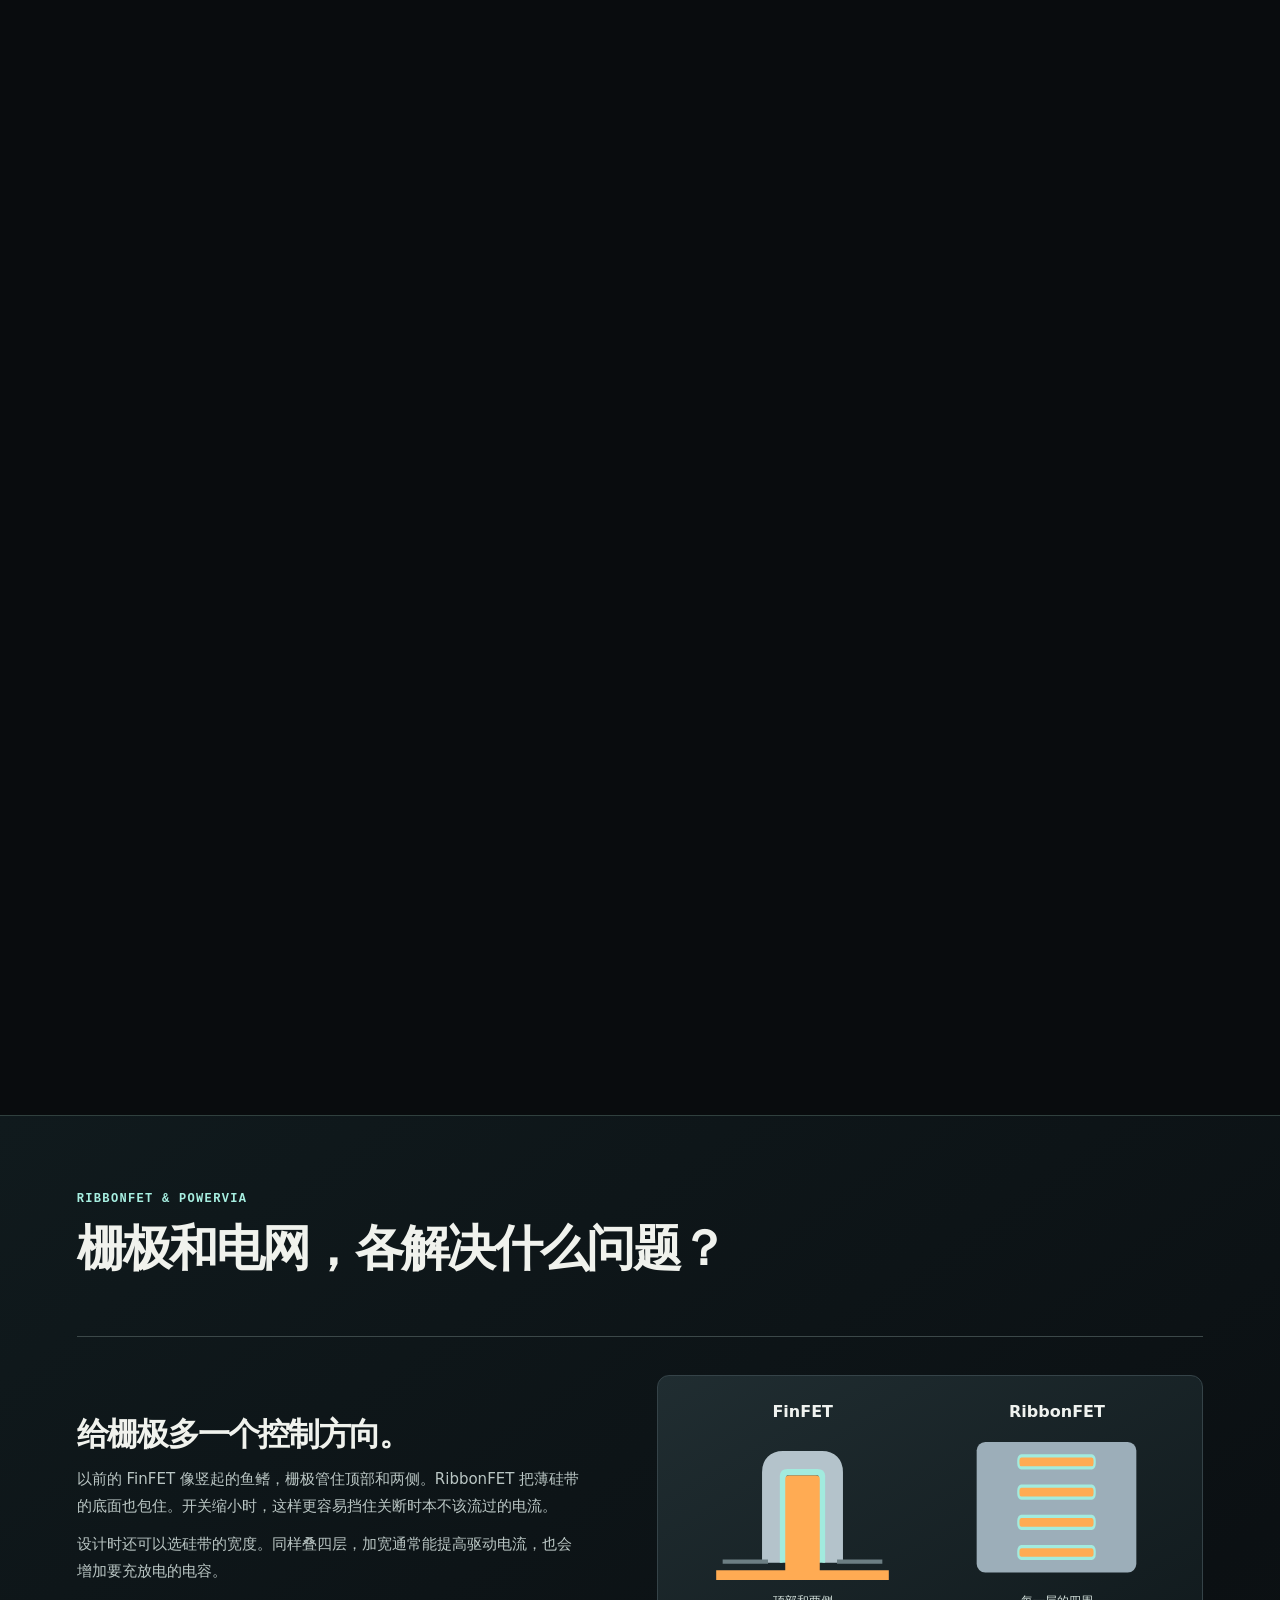
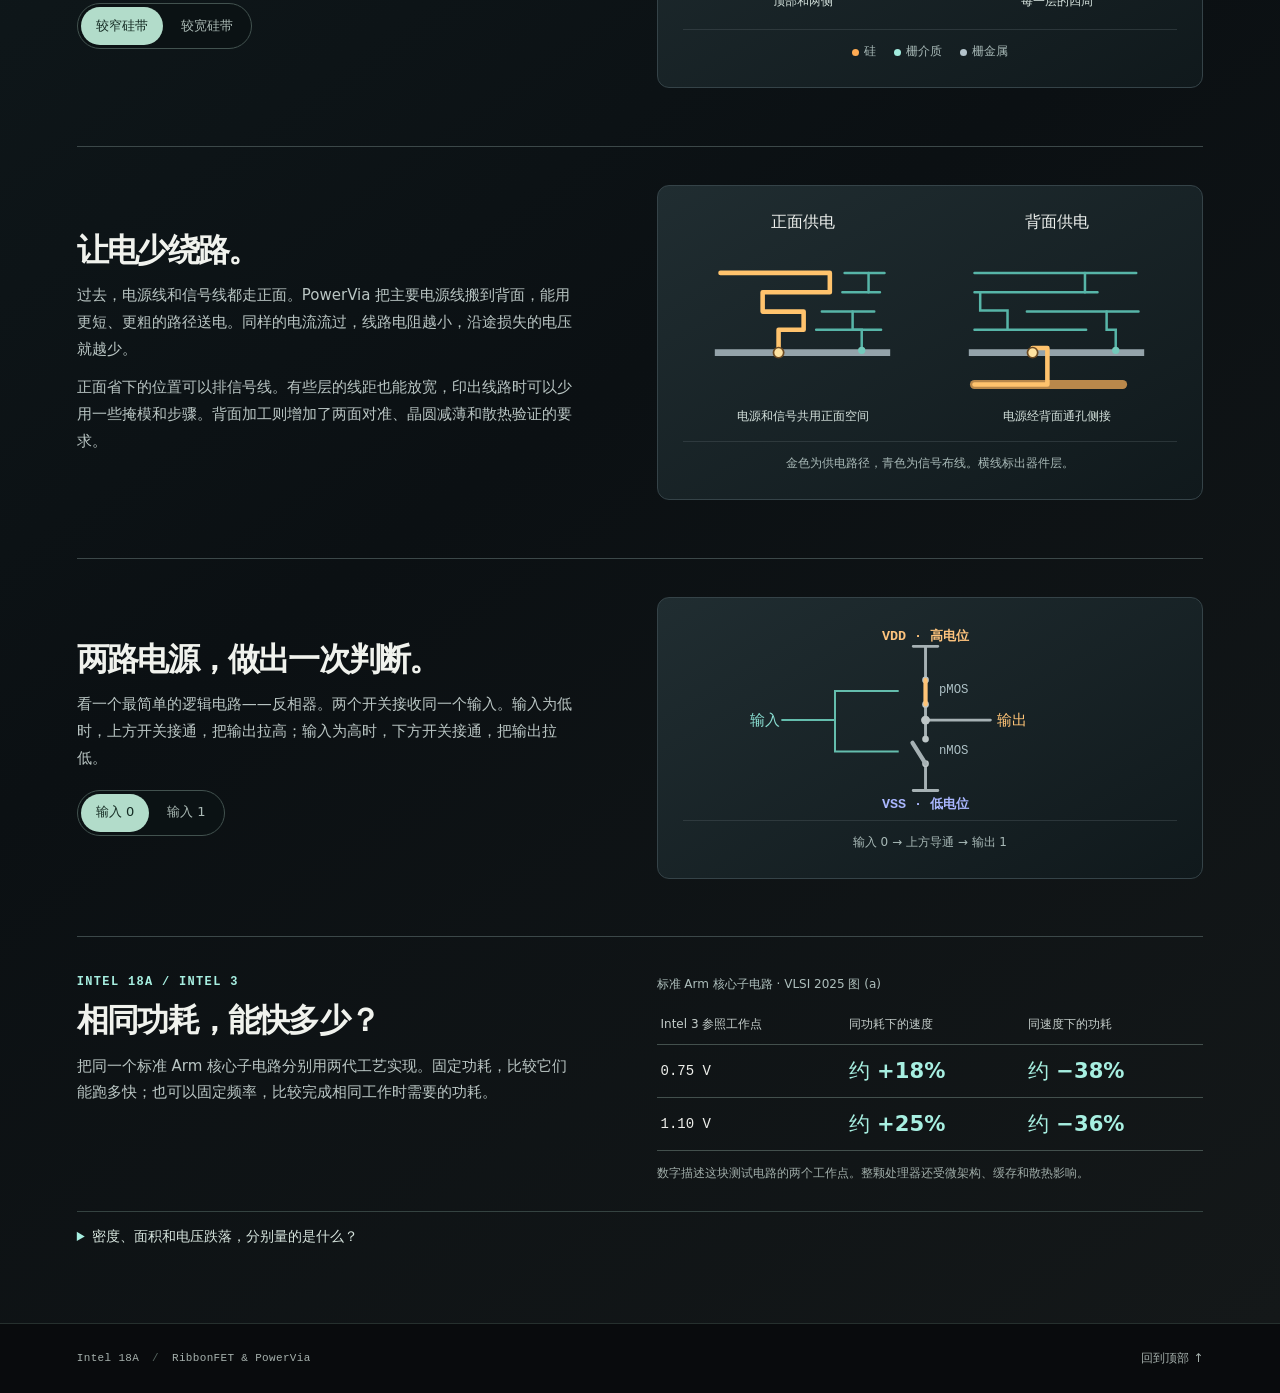
<file: docs/index.html>
<!doctype html>
<html lang="zh-CN">
  <head>
    <meta charset="utf-8" />
    <meta name="viewport" content="width=device-width, initial-scale=1, viewport-fit=cover" />
    <meta name="theme-color" content="#090c0e" />
    <meta name="description" content="从四条硅纳米带到背面供电，沿着 Intel 18A 晶体管的剖面向下探索。" />
    <title>Intel 18A · 芯片的另一面 | Silicon Atlas</title>
    <link rel="icon" href="assets/mark.svg" />
    <link rel="preload" href="assets/hero.webp" as="image" fetchpriority="high" />
    <link rel="stylesheet" href="journey.css" />
    <link rel="stylesheet" href="comparisons.css" />
    <script defer src="scene-render.js"></script>
    <script defer src="journey.js"></script>
    <script defer src="comparisons.js"></script>
  </head>
  <body>
    <a class="skip-link" href="#power">跳到背面供电</a>
    <header class="mast">
      <div class="mast-inner">
        <a class="wordmark" href="#overview" aria-label="Intel 18A 首页">
          <img src="assets/mark.svg" alt="" width="28" height="28" />
          <span>
            Intel
            <strong>18A</strong>
          </span>
        </a>
        <nav aria-label="专题导航">
          <a href="#ribbons">环绕栅</a>
          <a href="#make">制造过程</a>
          <a href="#power">
            背面供电
            <span aria-hidden="true">↘</span>
          </a>
        </nav>
      </div>
      <div class="progress-track" aria-hidden="true"><i></i></div>
    </header>
    <main>
      <div class="journey">
        <figure class="cinema" aria-hidden="true">
          <div class="light cool"></div>
          <div class="light warm"></div>
          <div class="film-stage">
            <div class="ground-light"></div>
            <canvas id="scene" role="presentation"></canvas>
            <img class="hero-object" src="assets/hero.webp" fetchpriority="high" alt="" />
            <img class="wafer-object" src="assets/wafer-field.webp" loading="lazy" alt="" />
            <div id="diagram-pins" aria-hidden="true"></div>
          </div>
          <figcaption class="instrument">
            <span class="caption-key" id="figure-name">器件剖面</span>
            <span class="scale-note">非等比例</span>
            <div id="keys"></div>
          </figcaption>
        </figure>
        <div class="story">
          <section class="moment intro" id="overview" data-part="overview">
            <div class="copy">
              <p class="topic">
                <span lang="en">INTEL 18A</span>
                <span class="rule"></span>
                晶体管架构
              </p>
              <h1>
                开关在正面。
                <br />
                <em>电从背面来。</em>
              </h1>
              <p class="lead">
                晶体管是一个用电控制的小开关。18A 是 Intel 这代制造工艺的名字。
                <br />
                先看电流从哪里通过，再翻到背面，看电从哪里来。
              </p>
              <a class="scroll-cue" href="#ribbons">
                <span class="scroll-arrow" aria-hidden="true">↓</span>
                向下探索
              </a>
            </div>
          </section>
          <section class="moment" id="ribbons" data-part="ribbons">
            <div class="copy">
              <p class="topic">
                <span lang="en">RibbonFET</span>
                <span class="rule"></span>
                沟道
              </p>
              <h2>
                四条路，
                <br />
                <em>上下叠放。</em>
              </h2>
              <p>
                数一数橙色的小桥。Panther Lake
                计算芯粒在同一块占地上叠了四层硅带，都连着左边的源极和右边的漏极。两端加上电压，一个栅极就能同时管住四条并联的路。亮点标出导电路径。
              </p>
              <div data-gate-controls></div>
            </div>
          </section>
          <section class="moment" id="gate" data-part="ribbons">
            <div class="copy">
              <p class="topic">
                <span lang="en">Gate-all-around</span>
                <span class="rule"></span>
                环绕栅
              </p>
              <h2>
                从四周，
                <br />
                <em>管住电流。</em>
              </h2>
              <p>
                现在横着切开看。四条橙色硅带各自裹着一层薄薄的绝缘材料，外面的银色金属连在一起，这就是共用的栅极。它隔着绝缘层，用电场控制四条路。切换一次开关，看四层怎样一起响应。
              </p>
              <div data-gate-controls></div>
            </div>
          </section>
          <section class="moment" id="make" data-part="make">
            <div class="copy">
              <p class="topic">
                <span lang="en">Channel release</span>
                <span class="rule"></span>
                制造过程
              </p>
              <h2>
                先叠起来，
                <br />
                <em>再抽掉夹层。</em>
              </h2>
              <p>
                先把硅和硅锗一层层叠起来，硅锗就像临时垫片。刻出窄条，留好绝缘间隔、做好两端的源极和漏极，再选择性地去掉栅区里的硅锗。硅带两端仍被托住，空出的地方先形成栅介质，再填入金属栅。
              </p>
            </div>
          </section>
          <section class="moment" id="turn" data-part="make">
            <div class="copy">
              <p class="topic">
                <span lang="en">Wafer flip</span>
                <span class="rule"></span>
                晶圆翻面
              </p>
              <h2>
                托住正面，
                <br />
                <em>磨薄背面。</em>
              </h2>
              <p>
                做好器件旁的接点，从这一侧预埋供电通孔，再完成正面布线。把正面贴牢在支撑晶圆上，整片翻过来，磨薄原来的衬底，直到孔端露出。支撑片留在成品上，也会影响热怎样传出去。
              </p>
            </div>
          </section>
          <section class="moment power" id="power" data-part="power">
            <div class="copy">
              <p class="topic">
                <span lang="en">PowerVia</span>
                <span class="rule"></span>
                背面供电
              </p>
              <h2>
                翻到背面，
                <br />
                <em>是一整张电网。</em>
              </h2>
              <p>
                翻面后，看上方。金色网供电（VDD），蓝色网回流（VSS），彼此绝缘。Panther Lake
                实物背面有六层金属。动画选两层展开，靠外的粗线分配电流，靠器件的细线接通孔。
              </p>
              <a class="detail-link" href="#route">
                沿一条支路看进去
                <span aria-hidden="true">↓</span>
              </a>
            </div>
          </section>
          <section class="moment power" id="route" data-part="power">
            <div class="copy">
              <p class="topic">
                <span lang="en">PowerVia</span>
                <span class="rule"></span>
                供电路径
              </p>
              <h2>
                穿过小孔，
                <br />
                <em>从侧边接入。</em>
              </h2>
              <p>
                跟着金色亮点走，它沿着竖直的小通孔走到底，再拐向侧边的小接头。电从这里送到晶体管的一端。另一面的青色线把“开”或“关”的指令送到银色栅极。
              </p>
            </div>
          </section>
          <section class="moment end" id="whole" data-part="whole">
            <div class="copy">
              <p class="topic">
                <span lang="en">Intel 18A</span>
                <span class="rule"></span>
                晶圆
              </p>
              <h2>
                一面控制，
                <br />
                <em>一面供电。</em>
              </h2>
              <p>
                把视野拉回整片晶圆。以 Core Ultra 9 386H 为例，负责 CPU 运算的芯粒采用 Intel 18A，GPU 芯粒采用
                Intel 3。同一颗处理器里，不同芯粒可以各用适合自己的工艺。
              </p>
              <a class="detail-link" href="#compare">
                看这两项改变带来了什么
                <span aria-hidden="true">↓</span>
              </a>
            </div>
          </section>
        </div>
      </div>
      <section class="compare-section" id="compare" aria-labelledby="compare-heading">
        <div class="compare-inner">
          <header class="compare-heading">
            <p class="topic"><span lang="en">RibbonFET &amp; PowerVia</span></p>
            <h2 id="compare-heading">栅极和电网，各解决什么问题？</h2>
          </header>

          <article class="explanation" id="gate-compare">
            <div class="explanation-copy">
              <h3>给栅极多一个控制方向。</h3>
              <p>
                以前的 FinFET 像竖起的鱼鳍，栅极管住顶部和两侧。RibbonFET
                把薄硅带的底面也包住。开关缩小时，这样更容易挡住关断时本不该流过的电流。
              </p>
              <p>设计时还可以选硅带的宽度。同样叠四层，加宽通常能提高驱动电流，也会增加要充放电的电容。</p>
              <div class="design-choice" role="group" aria-label="比较两种硅带设计">
                <button type="button" data-width="narrow" aria-pressed="true">较窄硅带</button>
                <button type="button" data-width="wide" aria-pressed="false">较宽硅带</button>
              </div>
            </div>
            <figure
              class="gate-pair"
              data-geometry="narrow"
              aria-label="FinFET 与 RibbonFET 的栅中央横截面比较"
            >
              <div class="cross-view">
                <strong>FinFET</strong>
                <svg viewBox="0 0 190 145" role="img" aria-label="硅鳍底部连到衬底，栅只覆盖顶部和两侧">
                  <path d="M67 124V40Q67 30 77 30H113Q123 30 123 40V124" class="fin-gate" />
                  <path d="M77 124V44Q77 40 81 40H109Q113 40 113 44V124" class="fin-dielectric" />
                  <path
                    d="M15 131H79V46Q79 43 83 43H107Q111 43 111 46V131H175V140H15Z"
                    class="silicon-shape"
                  />
                  <path d="M21 123h42m64 0h42" class="base-line" />
                </svg>
                <span>顶部和两侧</span>
              </div>
              <div class="cross-view">
                <strong>RibbonFET</strong>
                <svg viewBox="0 0 190 145" role="img" aria-label="四条硅带各自被绝缘层和共用金属栅环绕">
                  <rect class="common-gate" x="21" y="12" width="148" height="121" rx="8" />
                  <g class="drawn-sheets" fill="#ffab53" stroke="#a2ebde" stroke-width="3">
                    <rect x="43" y="25" width="104" height="11" rx="4" />
                    <rect x="43" y="53" width="104" height="11" rx="4" />
                    <rect x="43" y="81" width="104" height="11" rx="4" />
                    <rect x="43" y="109" width="104" height="11" rx="4" />
                  </g>
                </svg>
                <span>每一层的四周</span>
              </div>
              <figcaption>
                <i></i>
                硅
                <i></i>
                栅介质
                <i></i>
                栅金属
              </figcaption>
            </figure>
          </article>

          <article class="explanation" id="delivery-compare">
            <div class="explanation-copy">
              <h3>让电少绕路。</h3>
              <p>
                过去，电源线和信号线都走正面。PowerVia
                把主要电源线搬到背面，能用更短、更粗的路径送电。同样的电流流过，线路电阻越小，沿途损失的电压就越少。
              </p>
              <p>
                正面省下的位置可以排信号线。有些层的线距也能放宽，印出线路时可以少用一些掩模和步骤。背面加工则增加了两面对准、晶圆减薄和散热验证的要求。
              </p>
            </div>
            <figure class="wire-compare" aria-label="两种走线示意，均以器件为界，上方为正面，下方为背面">
              <div class="wiring-pair">
                <div>
                  <strong>正面供电</strong>
                  <svg viewBox="0 0 180 140" role="img" aria-label="电源经多级正面互连到达器件">
                    <g class="front-routes">
                      <path d="M127 28h35 M125 45h33 M107 62h46 M102 78h57" />
                      <path d="M148 28v17m-14 17v16h8v17" />
                    </g>
                    <path class="wire-bed" d="M13 98h154" />
                    <path class="supply-route" d="M18 28h96v17H55v17H91v16h-22v19" />
                    <circle class="wire-contact" cx="69" cy="98" r="4.5" />
                    <circle cx="142" cy="96" r="3.2" fill="#73cabb" />
                  </svg>
                  <span>电源和信号共用正面空间</span>
                </div>
                <div>
                  <strong>背面供电</strong>
                  <svg viewBox="0 0 180 140" role="img" aria-label="正面布置信号，背面电源由通孔接到器件旁边">
                    <g class="front-routes">
                      <path d="M18 28h142 M18 45h108 M64 62h98 M18 78h98" />
                      <path d="M23 45v16h24v17m68-50v17 M134 62v16h8v17" />
                    </g>
                    <path class="wire-bed" d="M13 98h154" />
                    <path class="back-trunk" d="M18 126h130" />
                    <path class="supply-route" d="M18 126h64v-32H69v4" />
                    <circle class="wire-contact" cx="69" cy="98" r="4.5" />
                    <circle cx="142" cy="96" r="3.2" fill="#73cabb" />
                  </svg>
                  <span>电源经背面通孔侧接</span>
                </div>
              </div>
              <figcaption>金色为供电路径，青色为信号布线。横线标出器件层。</figcaption>
            </figure>
          </article>

          <article class="explanation" id="logic">
            <div class="explanation-copy">
              <h3>两路电源，做出一次判断。</h3>
              <p>
                看一个最简单的逻辑电路——反相器。两个开关接收同一个输入。输入为低时，上方开关接通，把输出拉高；输入为高时，下方开关接通，把输出拉低。
              </p>
              <div class="design-choice" role="group" aria-label="选择反相器的输入">
                <button type="button" data-input="0" aria-pressed="true">输入 0</button>
                <button type="button" data-input="1" aria-pressed="false">输入 1</button>
              </div>
            </div>
            <figure class="logic-diagram" data-level="0">
              <svg
                viewBox="0 0 340 172"
                role="img"
                aria-label="一上一下的互补开关接到同一个输出，任一稳定状态只接通一条支路"
              >
                <text x="166" y="14" class="supply-text">VDD · 高电位</text>
                <text x="166" y="165" class="return-text">VSS · 低电位</text>
                <g class="logic-wiring">
                  <path d="M155 20h22m-11 0v30m0 22v14h58" />
                  <path d="M166 86v17m0 22v24m-11 0h22" />
                </g>
                <path class="input-guide" d="M37 86h48V60h57m-57 26v28h57" />
                <g class="contact-dots">
                  <circle cx="166" cy="50" r="3" />
                  <circle cx="166" cy="72" r="3" />
                  <circle cx="166" cy="103" r="3" />
                  <circle cx="166" cy="125" r="3" />
                  <circle cx="166" cy="86" r="4" />
                </g>
                <path class="upper-switch" d="M166 72V50" />
                <path class="lower-switch" d="M166 125V103" />
                <text x="9" y="90" class="input-text">输入</text>
                <text x="178" y="62" class="device-name">pMOS</text>
                <text x="178" y="116" class="device-name">nMOS</text>
                <text x="230" y="90" class="output-text">输出</text>
              </svg>
              <figcaption id="logic-result" aria-live="polite">输入 0 → 上方导通 → 输出 1</figcaption>
            </figure>
          </article>

          <article class="measurement" id="measurements">
            <div class="measurement-copy">
              <p class="topic"><span lang="en">Intel 18A / Intel 3</span></p>
              <h3>相同功耗，能快多少？</h3>
              <p>
                把同一个标准 Arm
                核心子电路分别用两代工艺实现。固定功耗，比较它们能跑多快；也可以固定频率，比较完成相同工作时需要的功耗。
              </p>
            </div>
            <table>
              <caption>标准 Arm 核心子电路 · VLSI 2025 图 (a)</caption>
              <thead>
                <tr>
                  <th scope="col">Intel 3 参照工作点</th>
                  <th scope="col">同功耗下的速度</th>
                  <th scope="col">同速度下的功耗</th>
                </tr>
              </thead>
              <tbody>
                <tr>
                  <th scope="row">0.75 V</th>
                  <td>约 +18%</td>
                  <td>约 −38%</td>
                </tr>
                <tr>
                  <th scope="row">1.10 V</th>
                  <td>约 +25%</td>
                  <td>约 −36%</td>
                </tr>
              </tbody>
            </table>
            <p class="measure-note">
              数字描述这块测试电路的两个工作点。整颗处理器还受微架构、缓存和散热影响。
            </p>
          </article>
          <details class="more-metrics">
            <summary>密度、面积和电压跌落，分别量的是什么？</summary>
            <dl>
              <dt>芯片密度</dt>
              <dd>
                Intel 对 18A 整体平台的比较给出约 1.3 倍于 Intel 3
                的密度。同一面积可以放入更多电路，实际利用率取决于单元库与布线。160 nm 和 180 nm
                指两种标准单元的版图高度。
              </dd>
              <dt>布线后的面积</dt>
              <dd>
                在 Intel 公布的逻辑块比较里，采用背面供电后，布好线的逻辑块面积缩小约 6% 至
                11%，结果随电网设计变化。这和整代平台的密度是两种量法。
              </dd>
              <dt>电压跌落</dt>
              <dd>
                稳态时，一段线路上的电压损失约等于电流乘以电阻。大量开关同时动作时，电压还会短暂下跌，连线电感和附近的储能电容也会起作用。2023
                年 Blue Sky Creek 测试片报告的“改善超过 30%”，描述的是那组对照实验的平台电压跌落。
              </dd>
            </dl>
          </details>
        </div>
      </section>
    </main>
    <template id="gate-control">
      <div class="gate-control">
        <button type="button" class="gate-toggle" data-gate-toggle>
          <i class="toggle-track" aria-hidden="true"></i>
          <span>关上开关</span>
        </button>
        <span class="gate-readout" aria-live="off">四条路都在导电</span>
      </div>
    </template>
    <footer>
      <span>
        Intel 18A
        <i>/</i>
        RibbonFET &amp; PowerVia
      </span>
      <a href="#overview">回到顶部 ↑</a>
    </footer>
  </body>
</html>
</file>
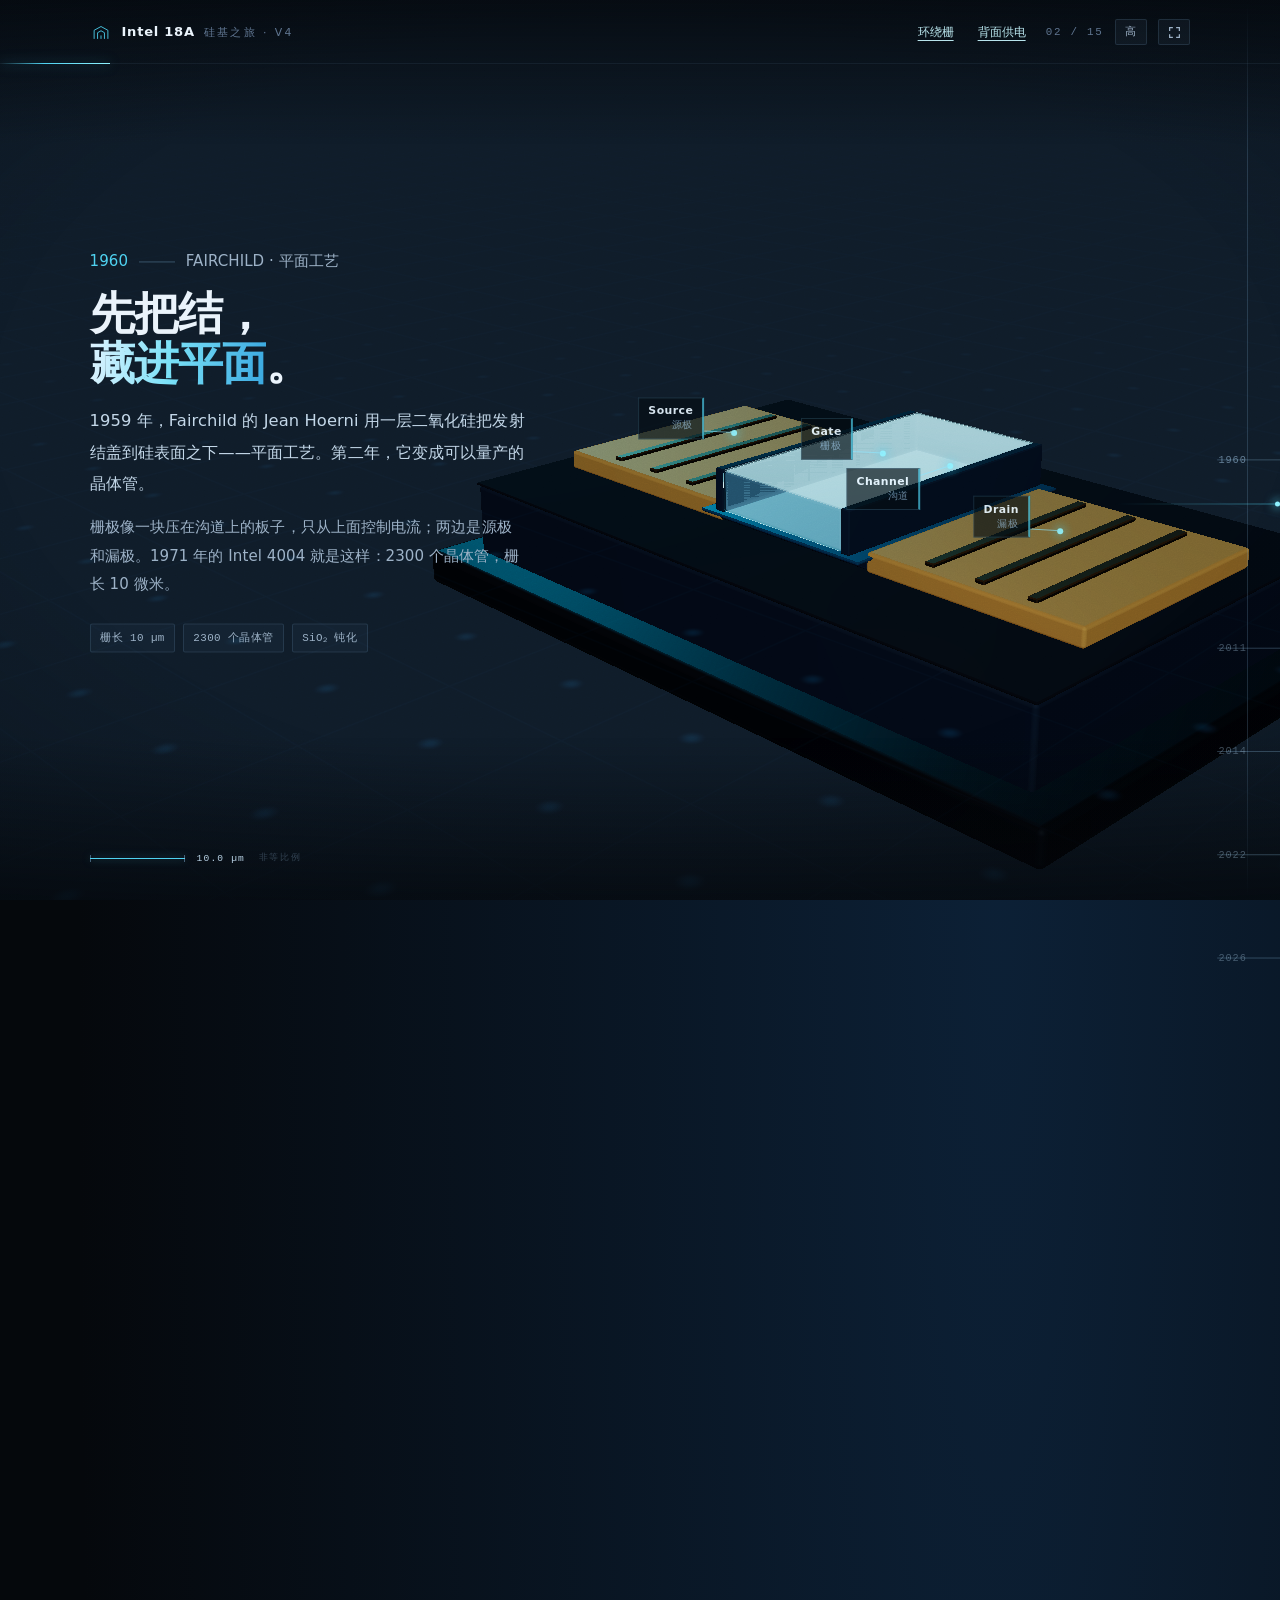
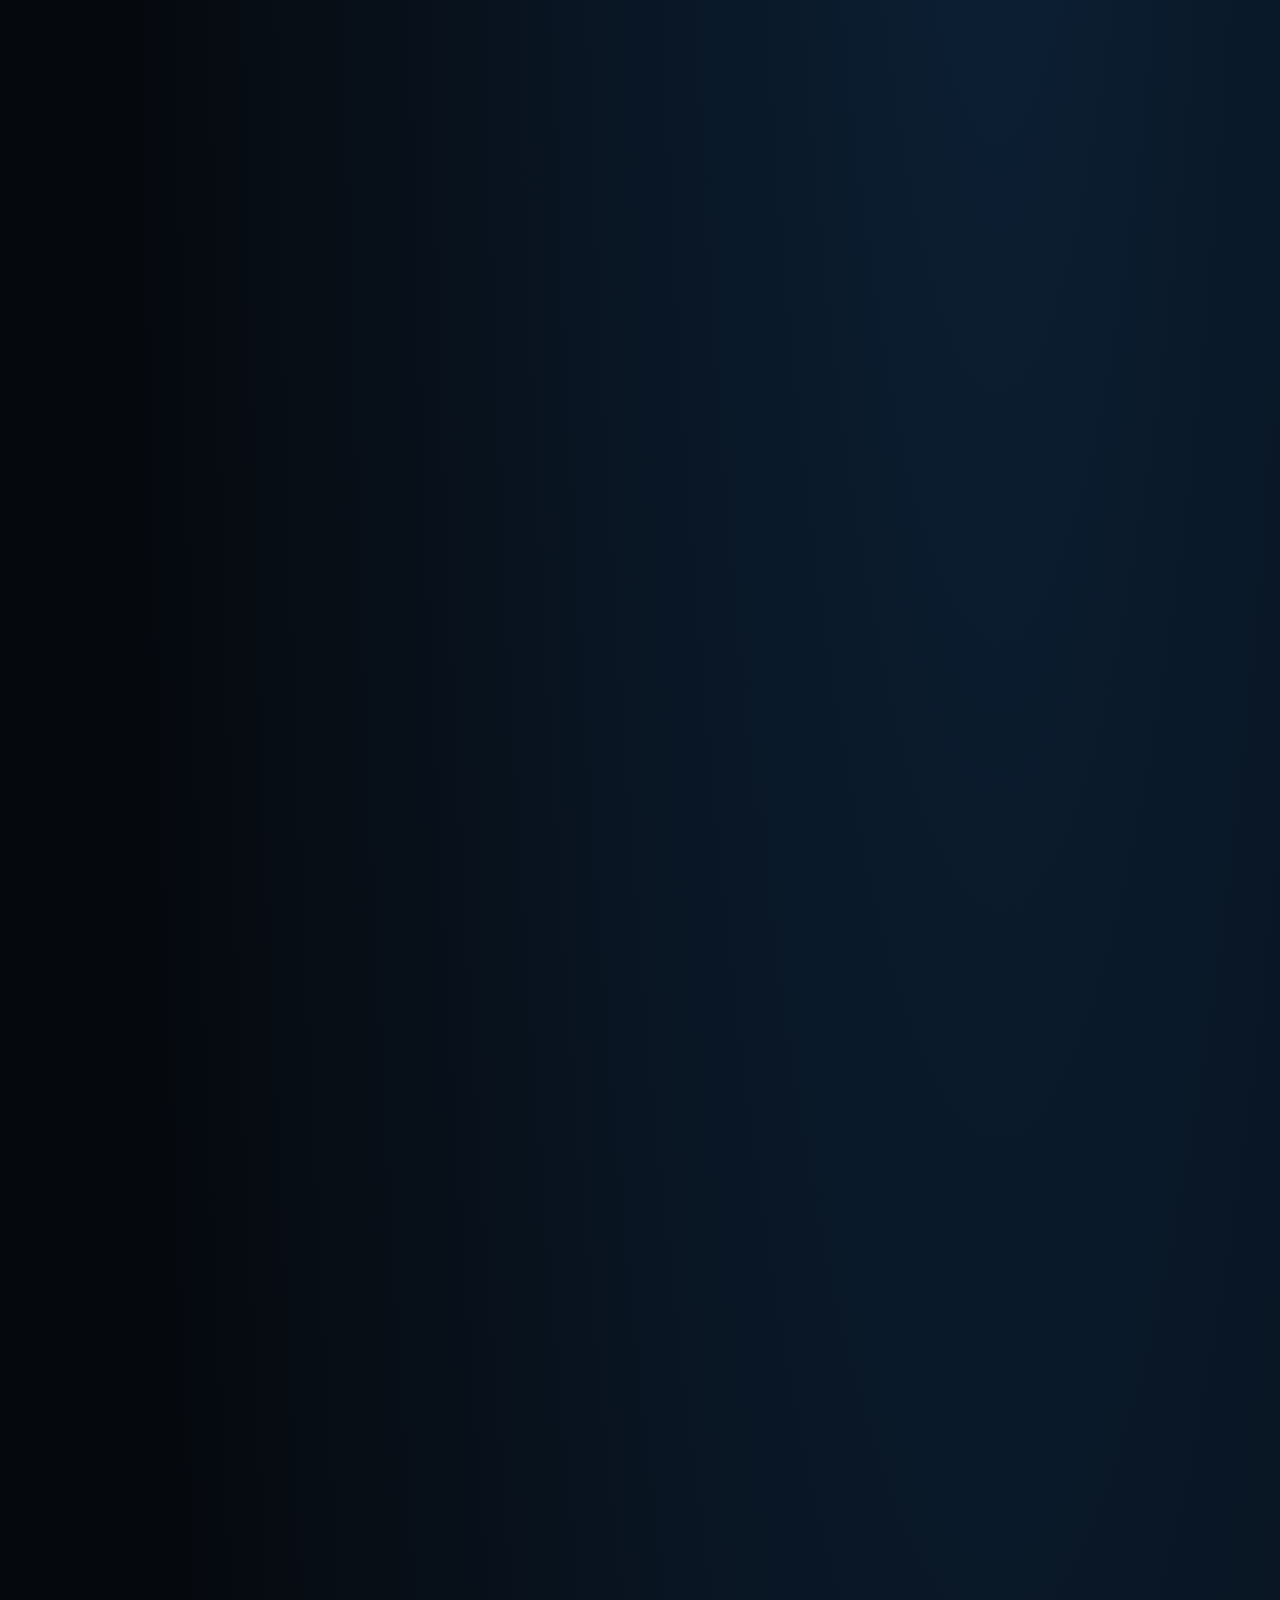
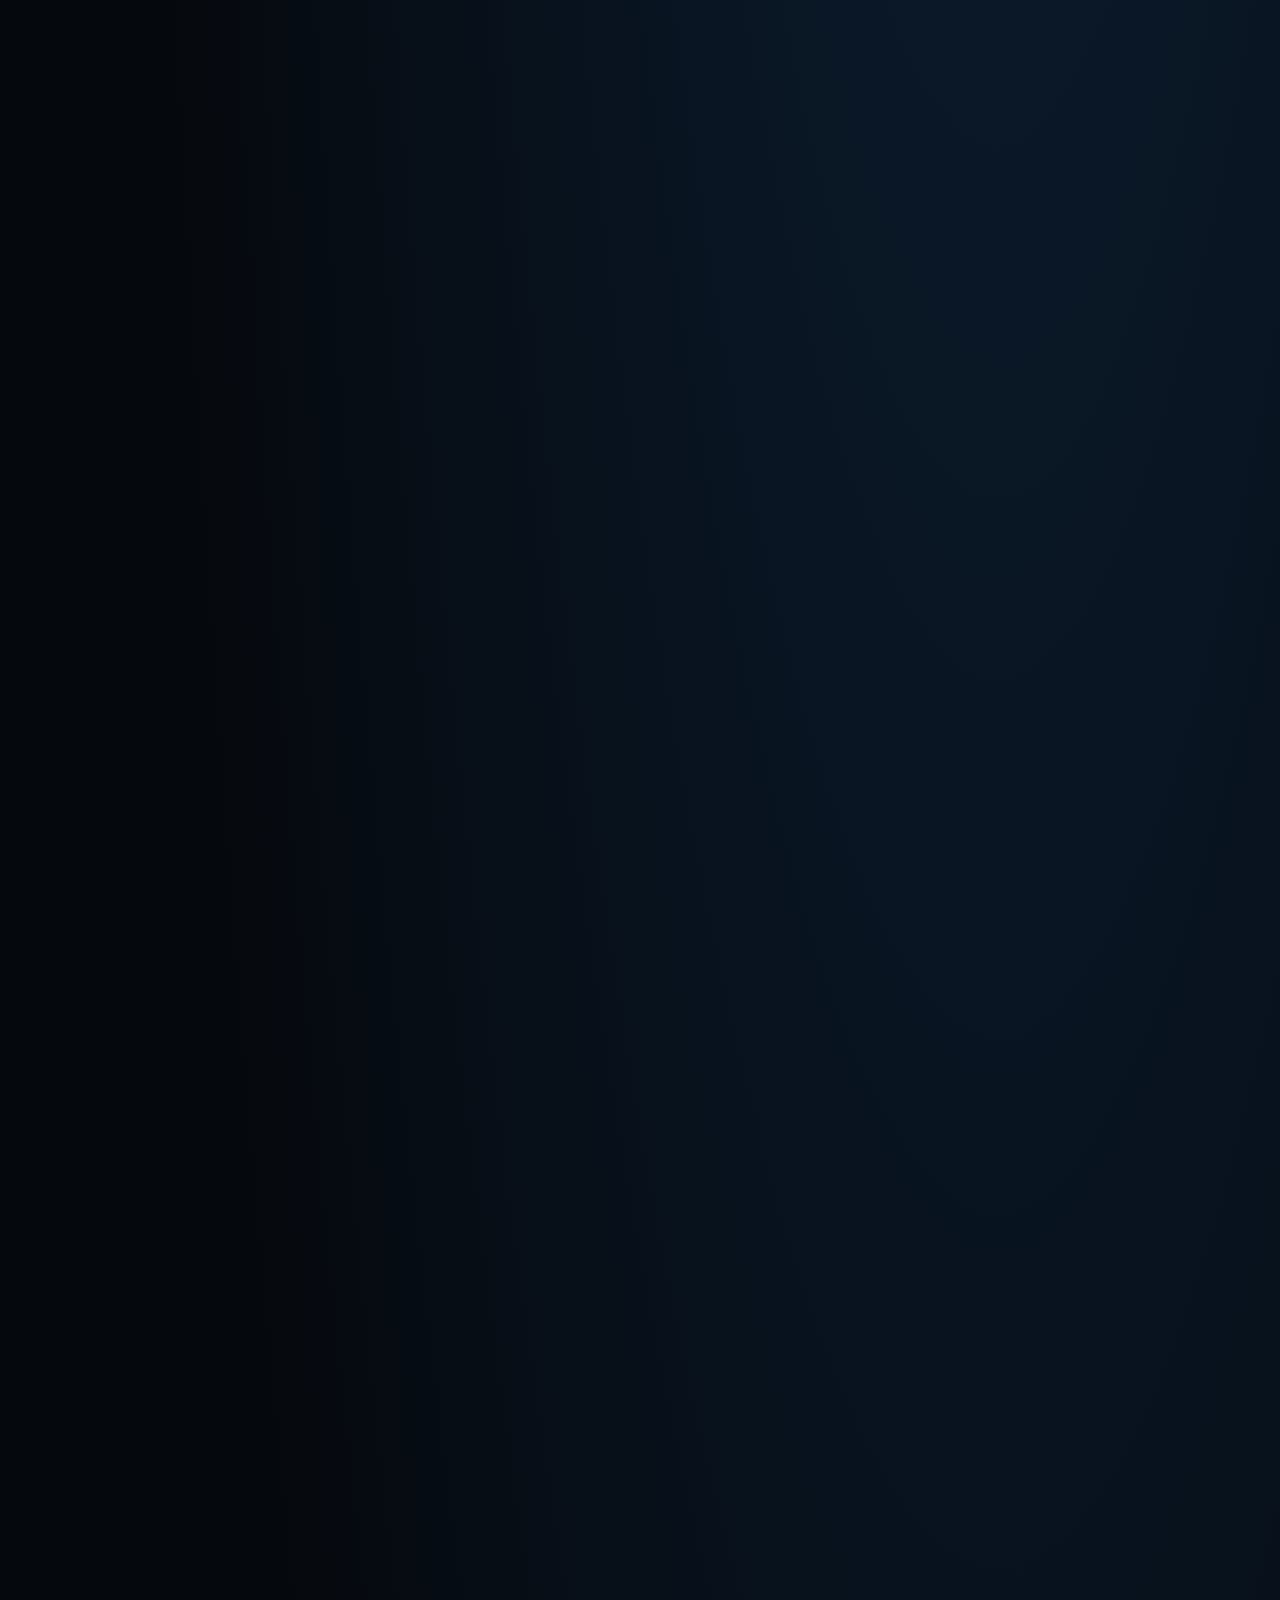
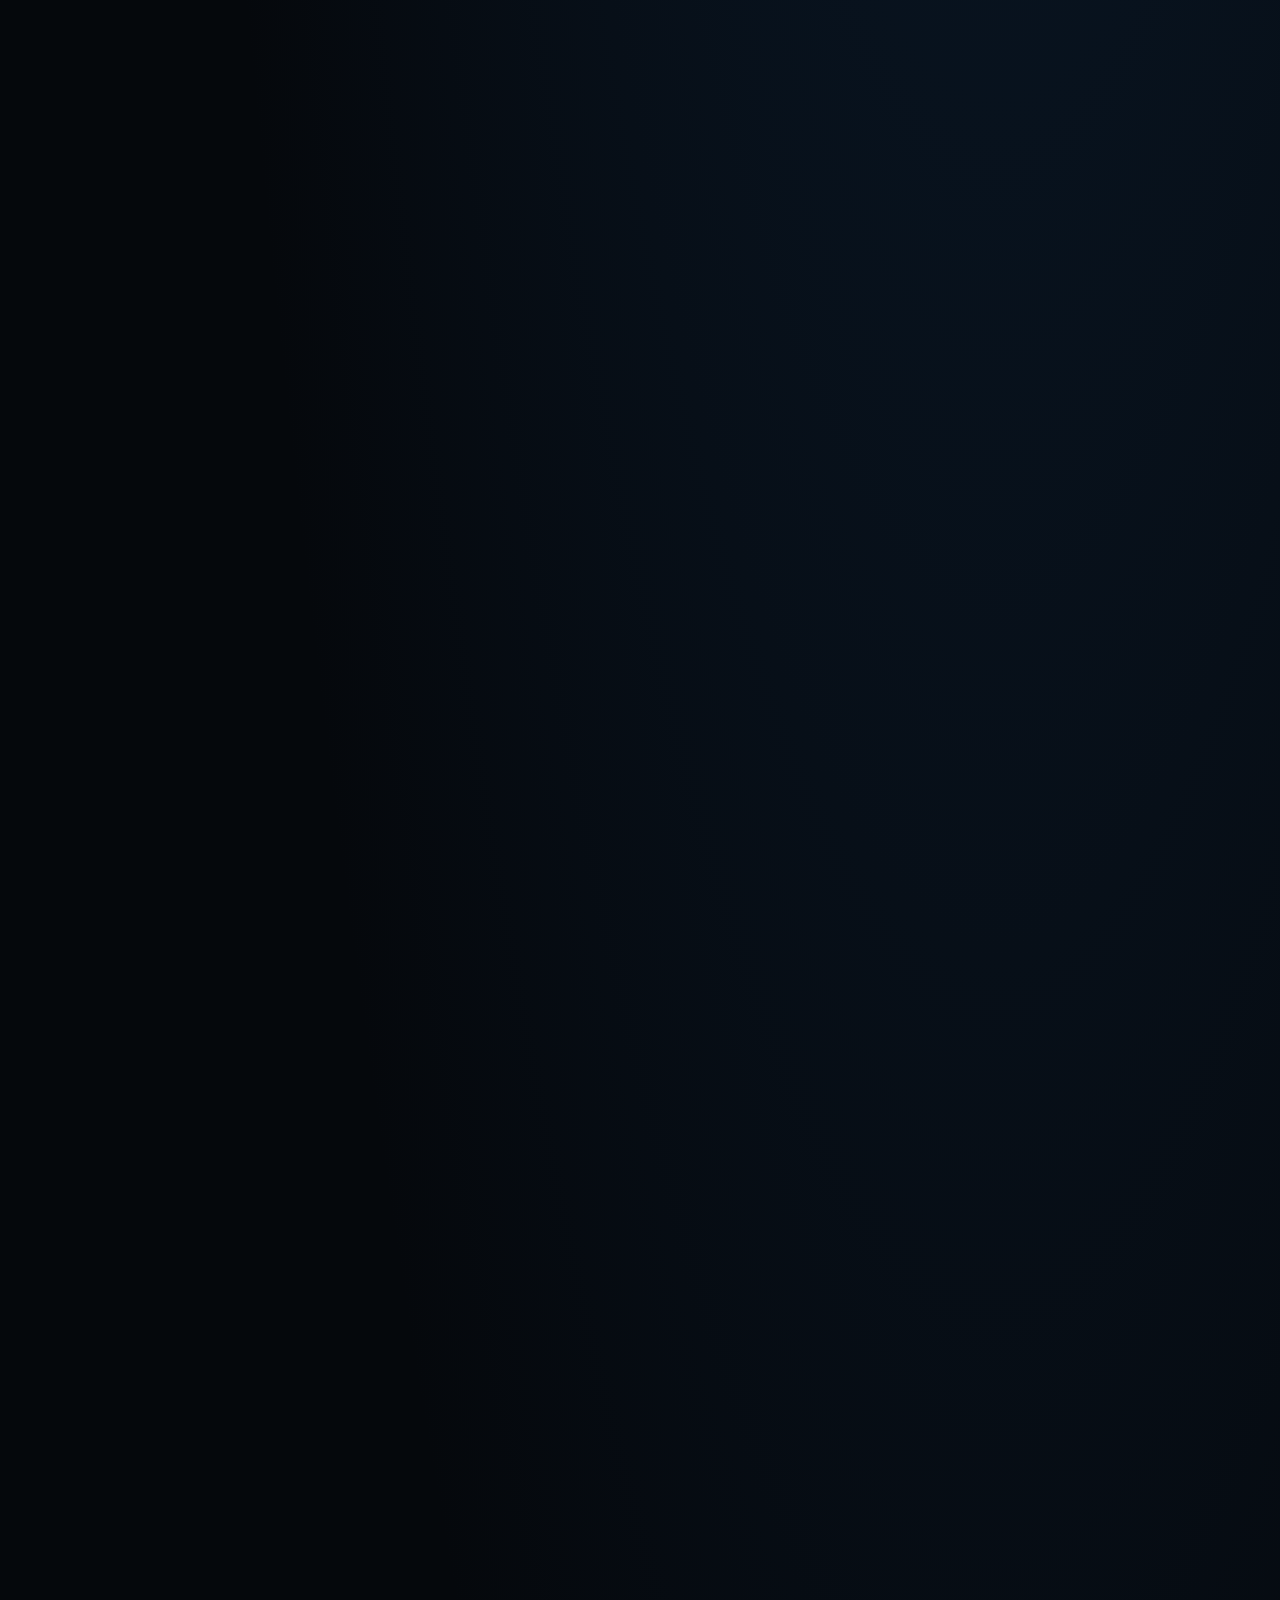
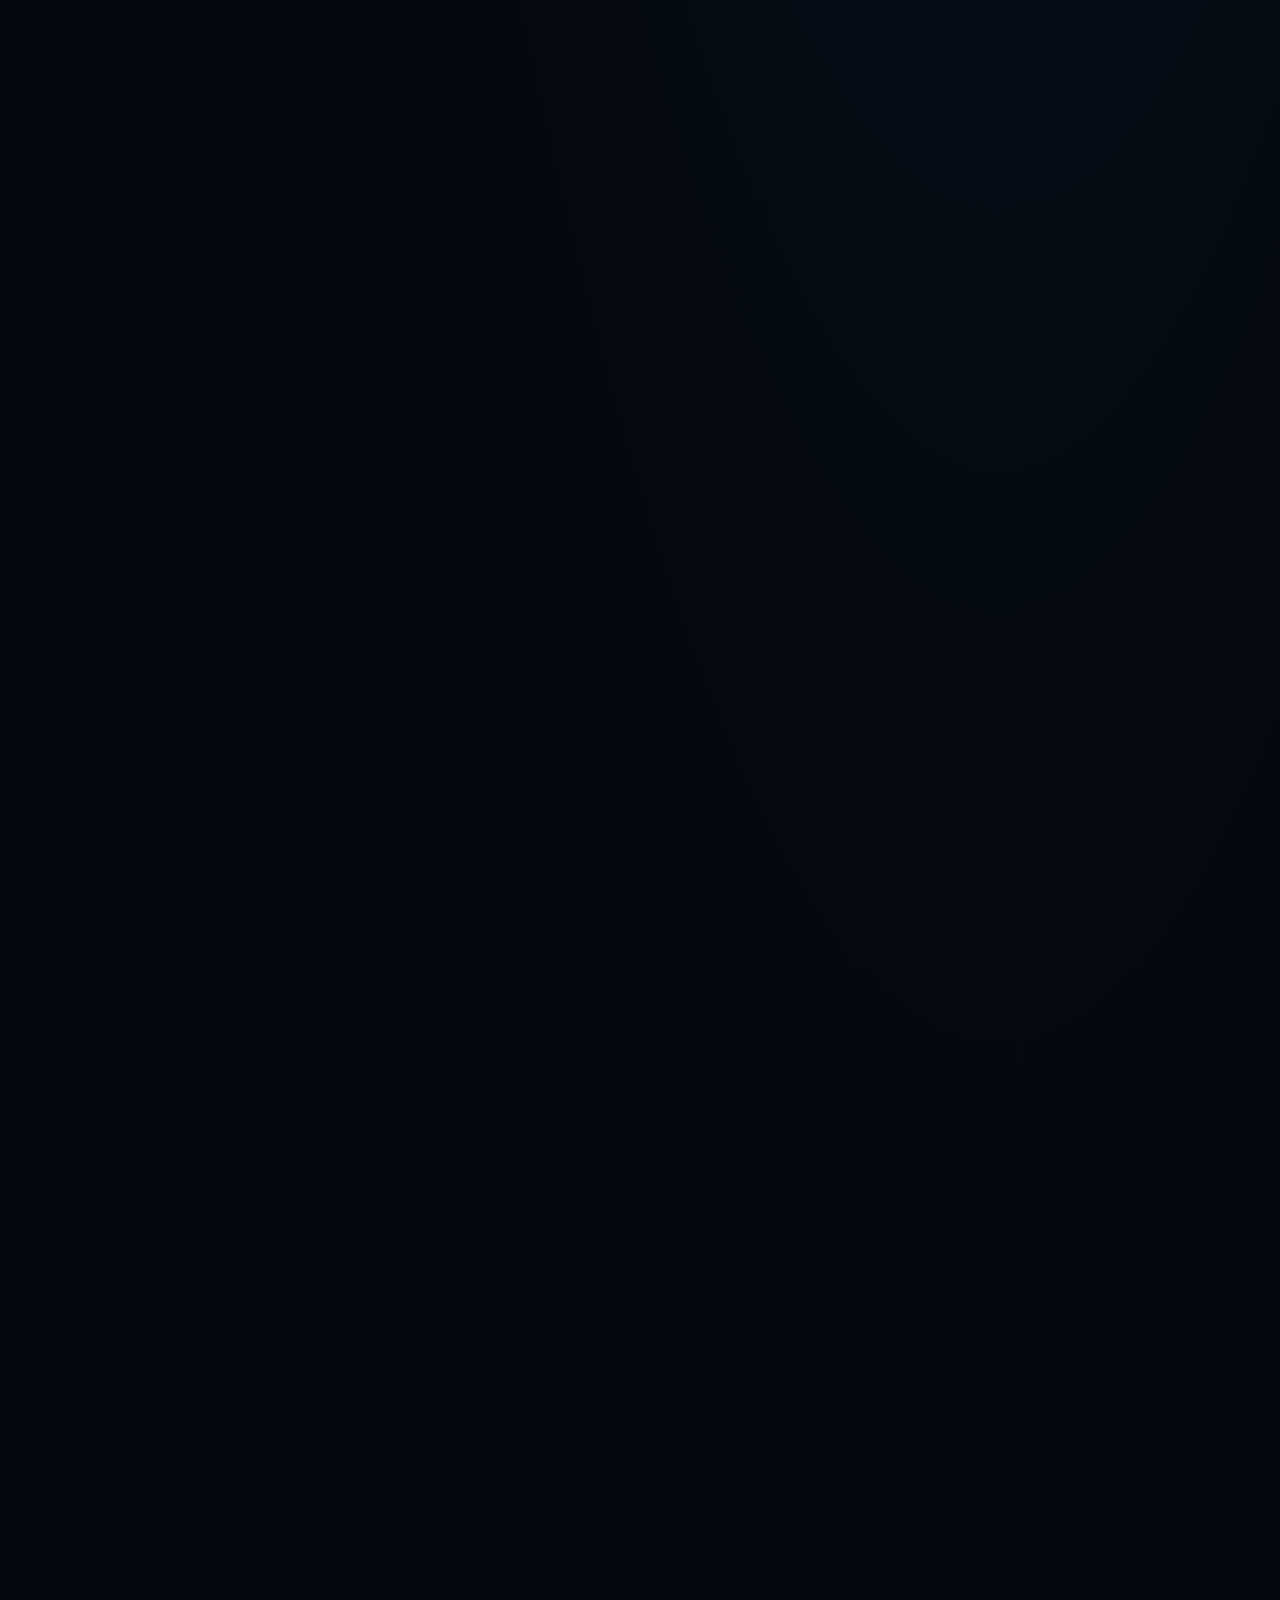
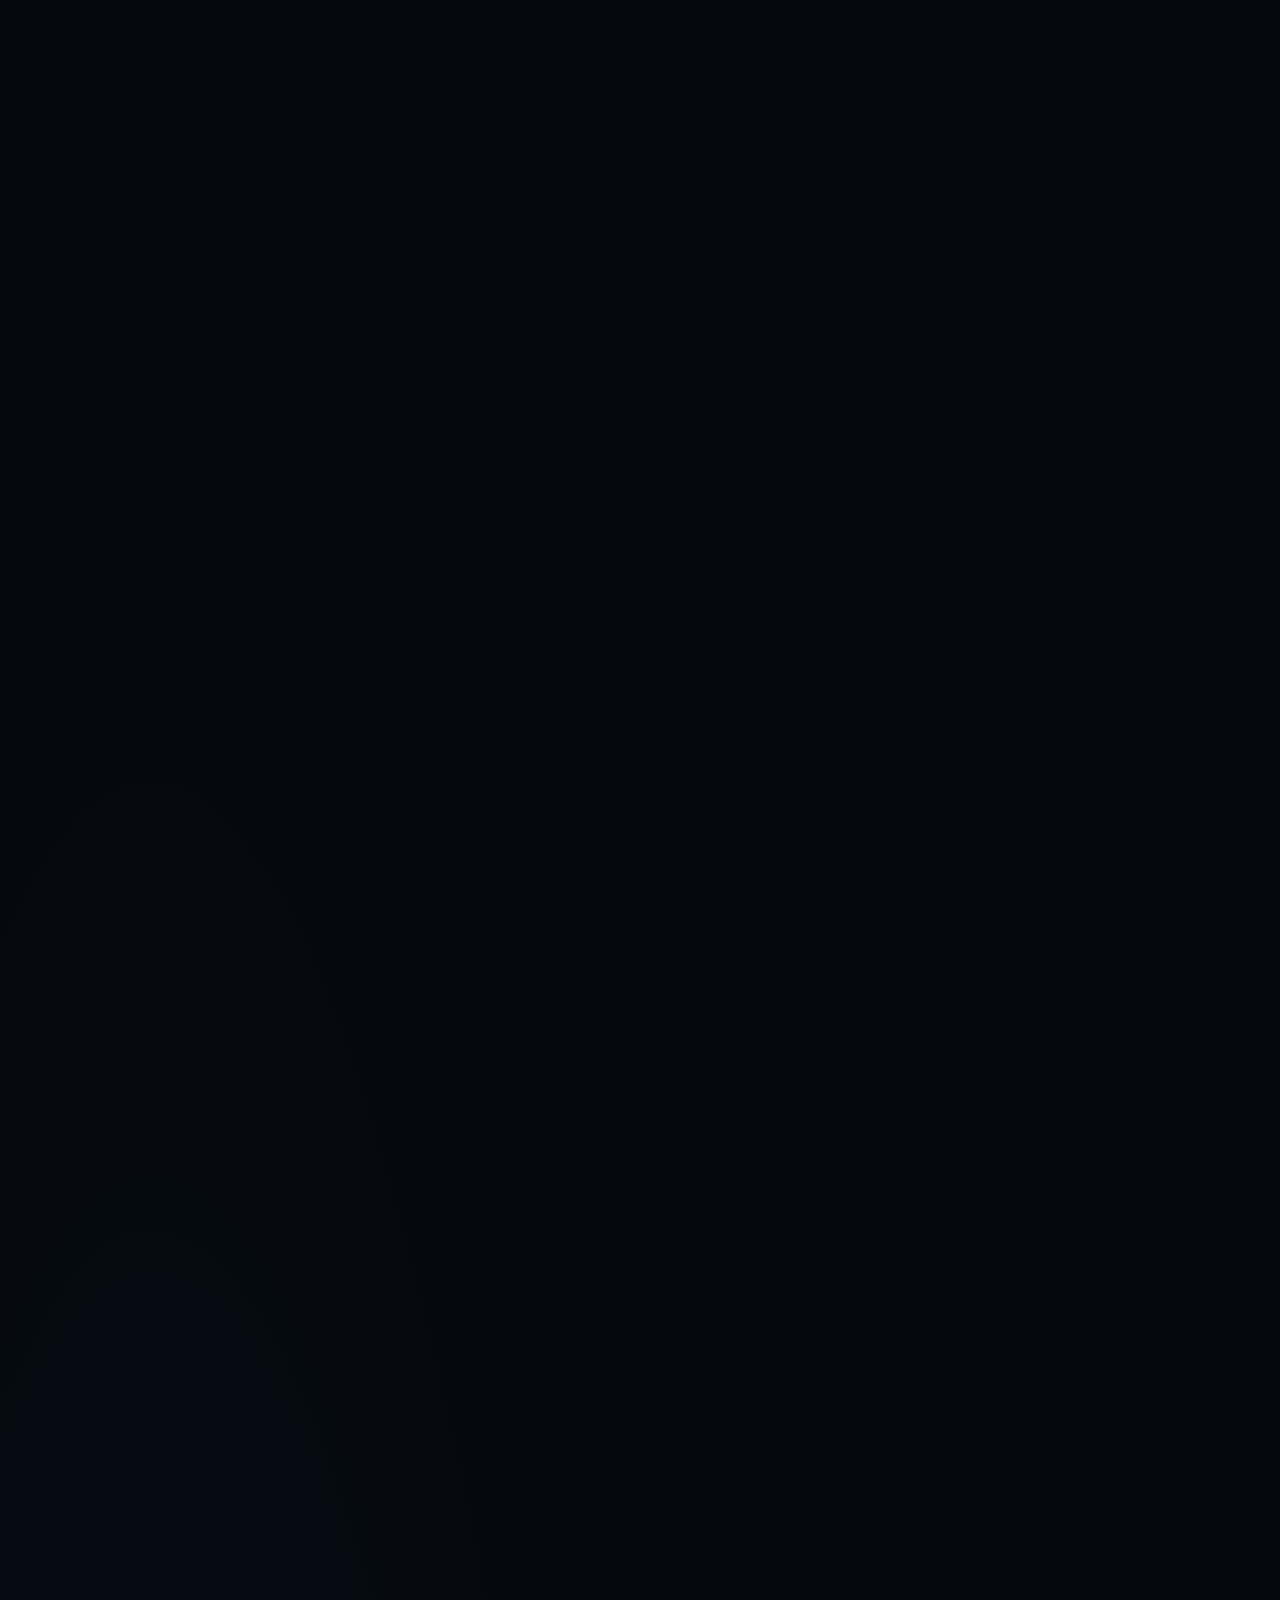
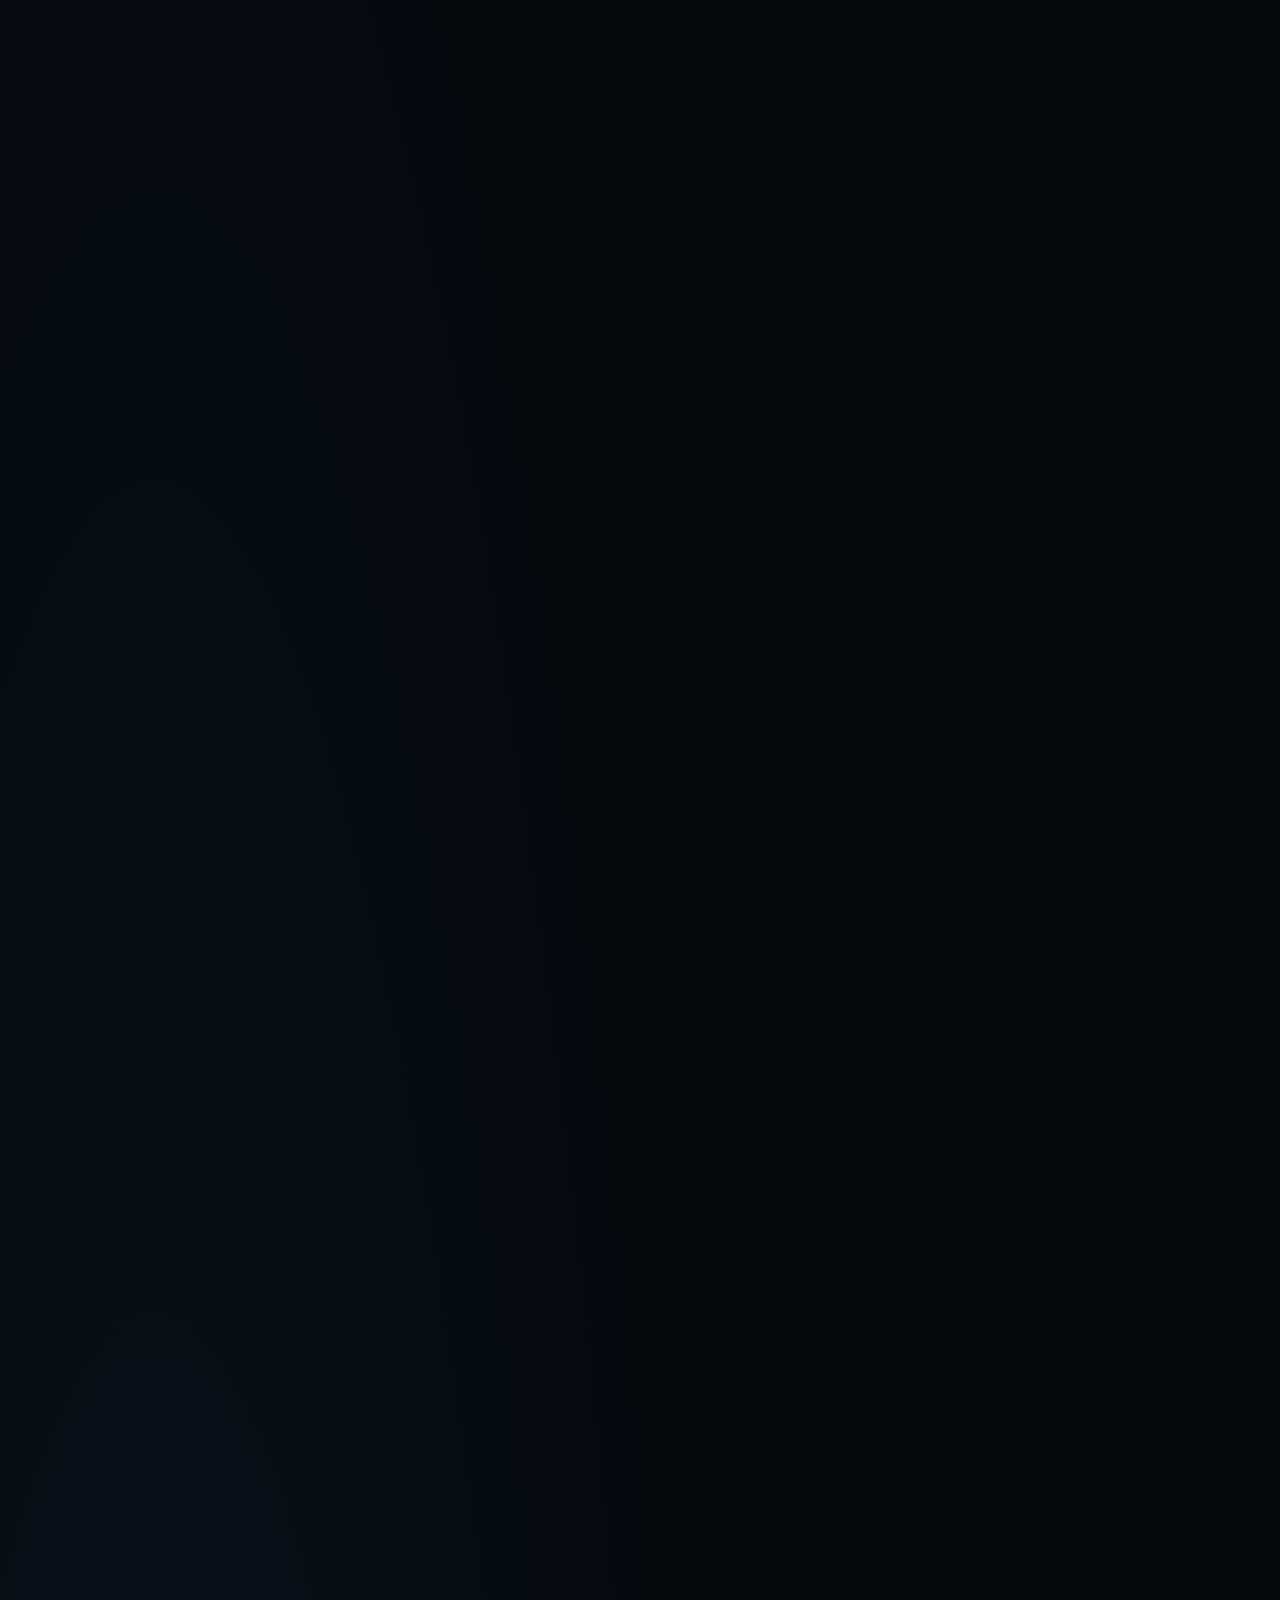
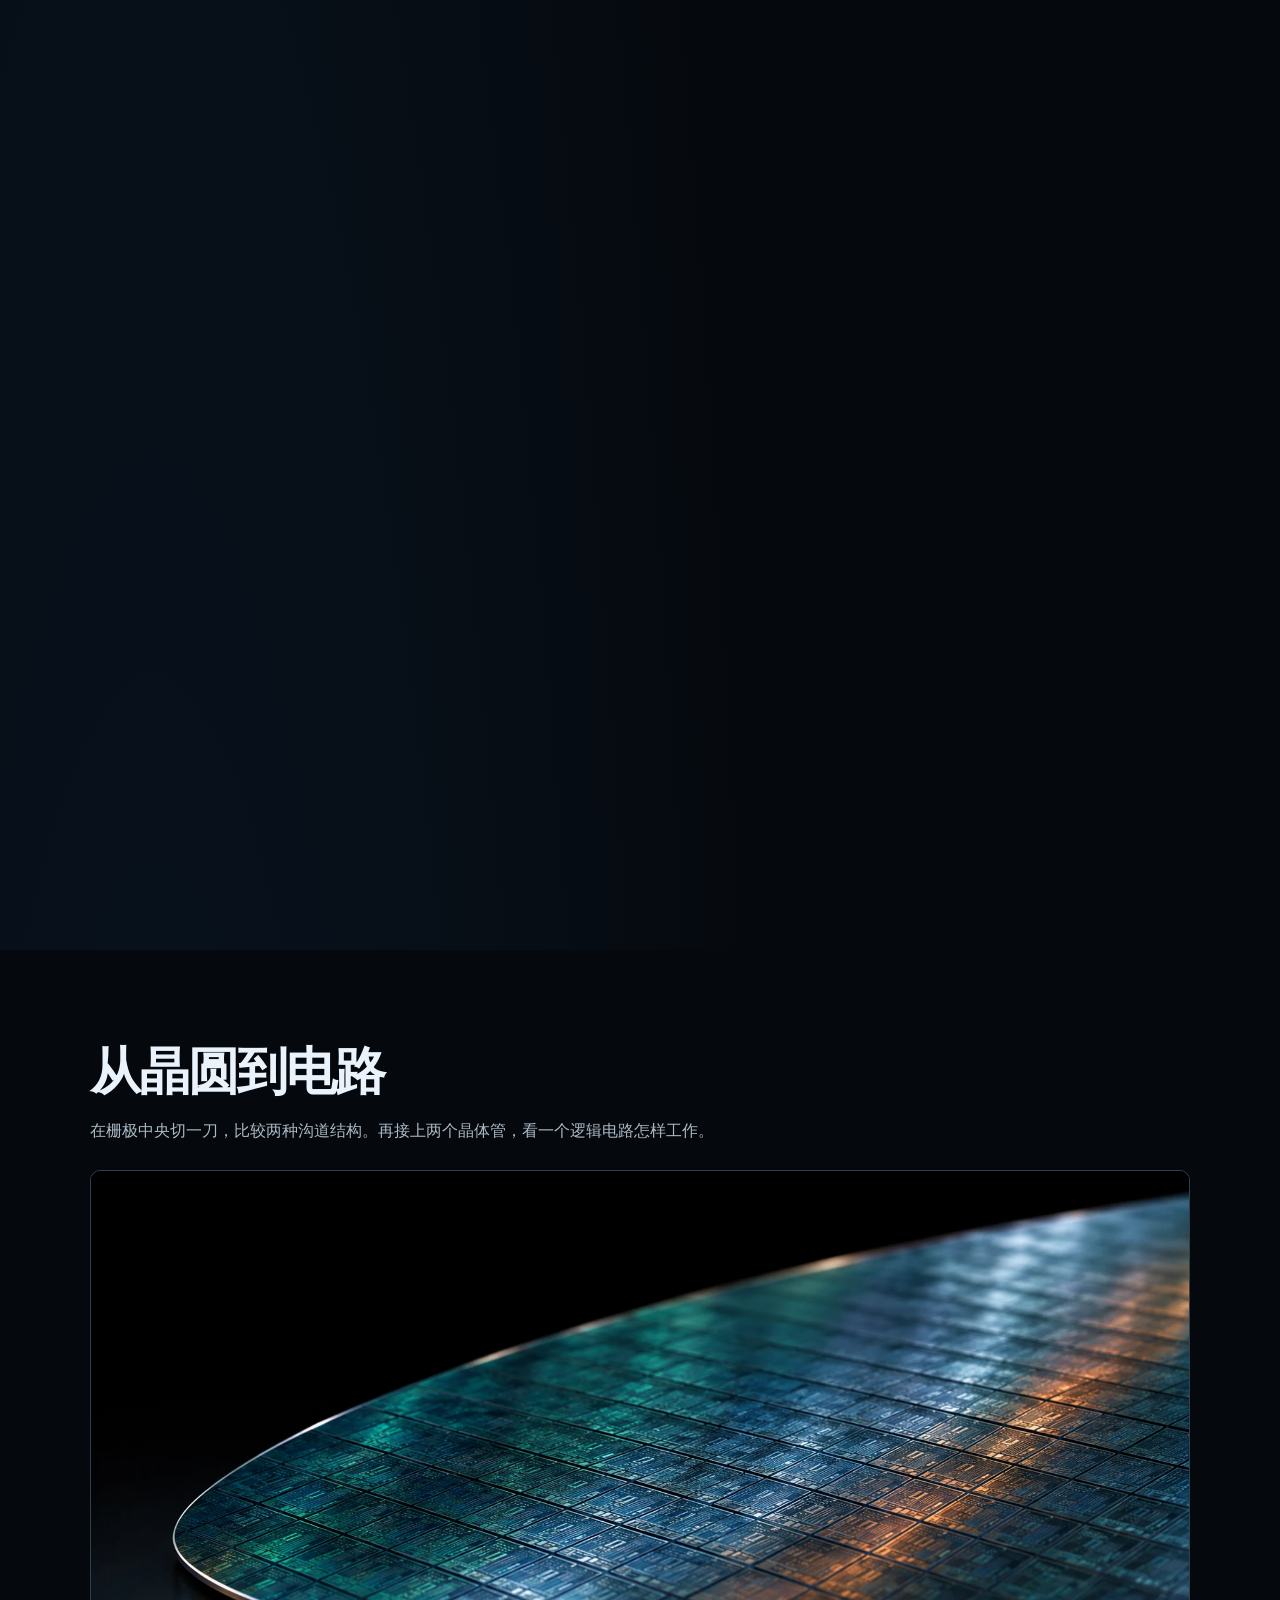
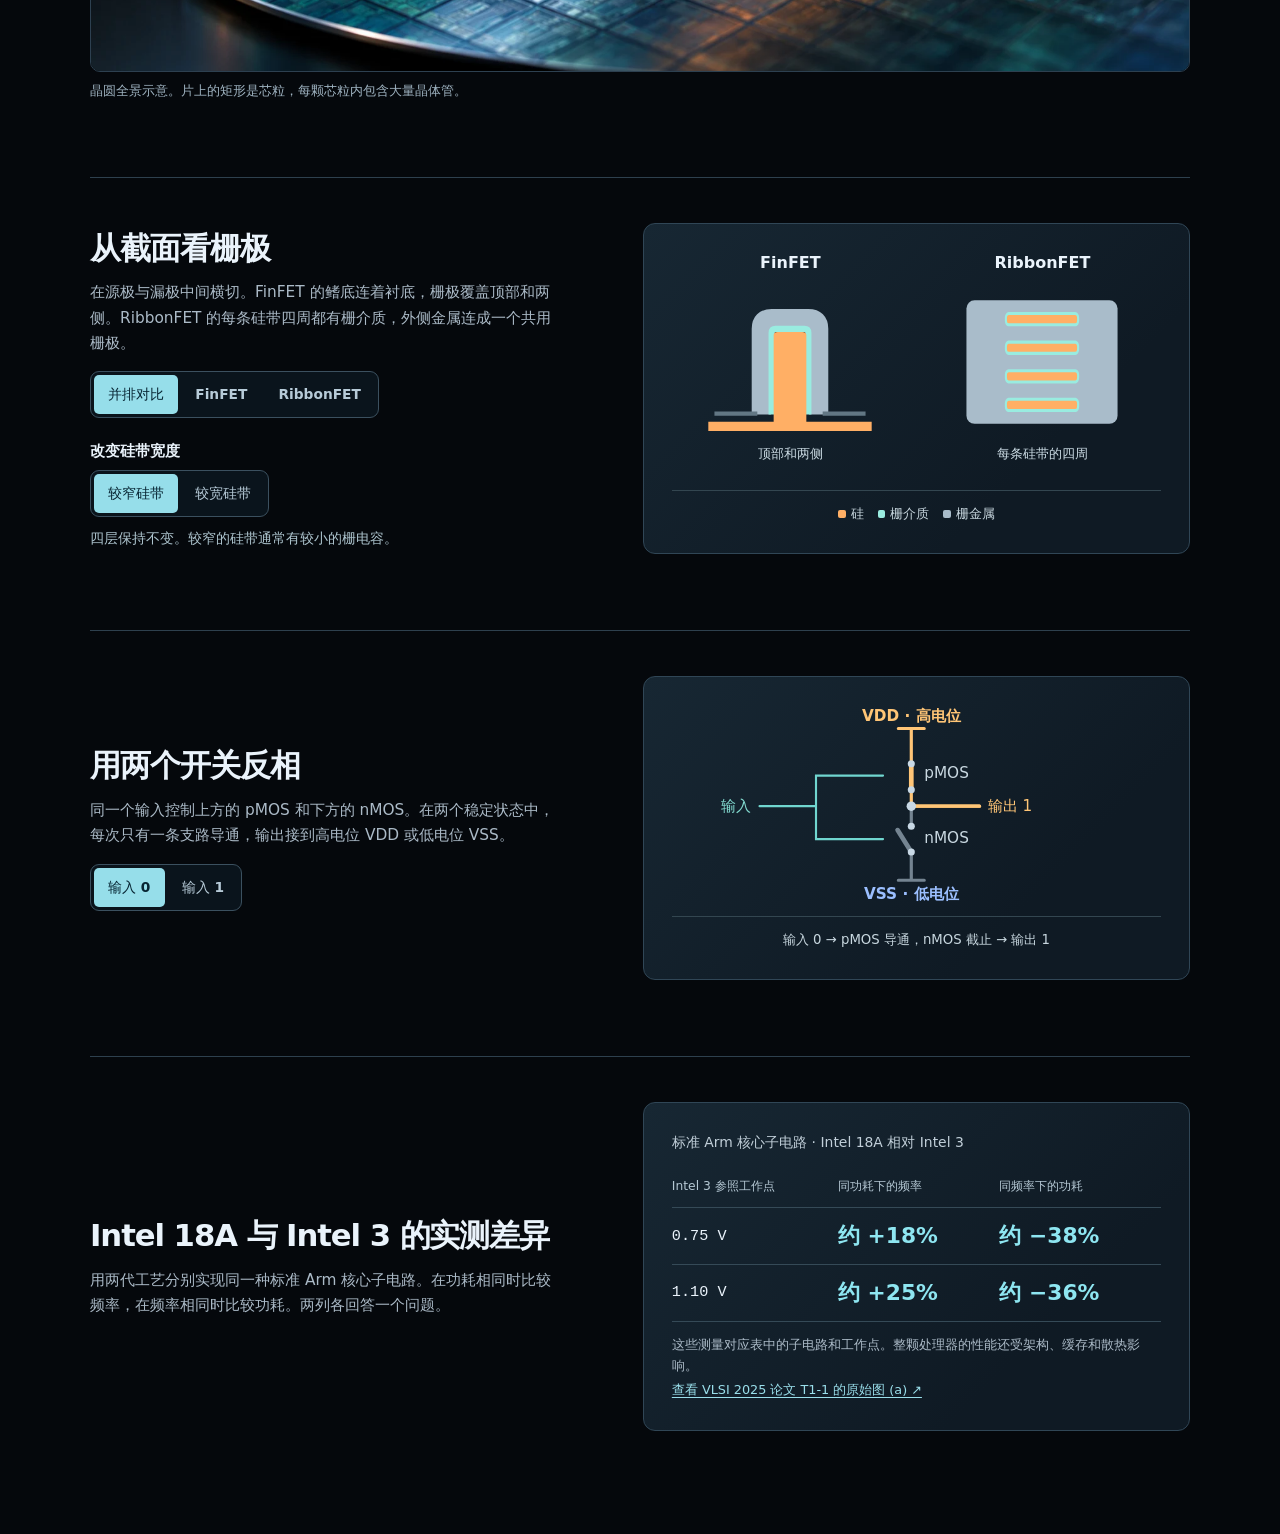
<file: V4_Zhehao/index.html>
<!doctype html>
<html lang="zh-CN">
<head>
<meta charset="utf-8" />
<meta name="viewport" content="width=device-width, initial-scale=1, viewport-fit=cover" />
<meta name="theme-color" content="#04070b" />
<title>Intel 18A · 从一颗开关到一台电脑 | V4_Zhehao</title>
<meta name="description" content="沿着晶体管七十年的变形记，从平面到 FinFET，从 3nm 到 RibbonFET，再翻到芯片背面看 PowerVia 供电。" />
<link rel="icon" href="./assets/mark.svg" type="image/svg+xml" />
<link rel="stylesheet" href="./src/styles.css" />
<link rel="stylesheet" href="./src/ui/comparisons.css" />
<link rel="stylesheet" href="./src/ui/fabrication-panel.css" />
<script type="importmap">
{
  "imports": {
    "three": "./vendor/three/three.module.js",
    "three/addons/": "./vendor/three/addons/"
  }
}
</script>
</head>
<body>
<div id="app">
  <canvas id="gl" aria-hidden="true"></canvas>
  <div class="vignette" aria-hidden="true"></div>
  <div class="grain" aria-hidden="true"></div>

  <header class="topbar">
    <div class="brand">
      <span class="brand-mark" aria-hidden="true">
        <svg viewBox="0 0 32 32" width="22" height="22" fill="none" stroke="currentColor" stroke-width="1.4"><path d="M6 26V13.5L16 8l10 5.5V26"/><path d="M11 26V17l5-2.8 5 2.8v9"/><path d="M16 26v-5"/></svg>
      </span>
      <span class="brand-text"><b>Intel 18A</b><i>硅基之旅 · V4</i></span>
    </div>
    <div class="topbar-right">
      <nav class="topic-links" aria-label="专题直达">
        <a href="?t=0.52" data-jump="gaa">环绕栅</a>
        <a href="?t=0.725" data-jump="powervia">背面供电</a>
      </nav>
      <span class="chapter-count" id="chapter-count">01 / 15</span>
      <button class="icon-btn" id="btn-quality" type="button" title="画质">高</button>
      <button class="icon-btn" id="btn-full" type="button" title="全屏">
        <svg viewBox="0 0 16 16" width="13" height="13" fill="none" stroke="currentColor" stroke-width="1.5"><path d="M2 6V2h4M14 10v4h-4M2 10v4h4M14 6V2h-4"/></svg>
      </button>
    </div>
    <div class="progress-line"><i id="progress-fill"></i></div>
  </header>

  <main id="story" class="story"><!-- chapters injected --></main>

  <div class="hud-rail" id="rail" aria-hidden="true"></div>
  <div class="label-layer" id="labels" aria-hidden="true"></div>

  <div class="scalebar" id="scalebar" aria-hidden="true">
    <div class="scalebar-track"><i id="scalebar-fill"></i></div>
    <span class="scalebar-label" id="scalebar-label">10 µm</span>
    <span class="scalebar-hint" id="scalebar-hint">非等比例</span>
  </div>

  <div class="hint" id="hint">
    <span class="hint-arrow" aria-hidden="true"></span>
    向下滚动
  </div>

  <div class="loader" id="loader">
    <div class="loader-inner">
      <span class="loader-kicker">INTEL 18A</span>
      <div class="loader-bar"><i></i></div>
      <span class="loader-text" id="loader-text">正在装载晶圆…</span>
    </div>
  </div>
</div>
<section id="experiments" aria-label="晶圆与器件实验"></section>

<script>
  const entry = document.createElement('script');
  if (location.protocol === 'file:') {
    entry.src = './assets/v4-offline.js';
  } else {
    entry.type = 'module';
    entry.src = './src/main.js';
  }
  document.body.append(entry);
</script>
</body>
</html>
</file>
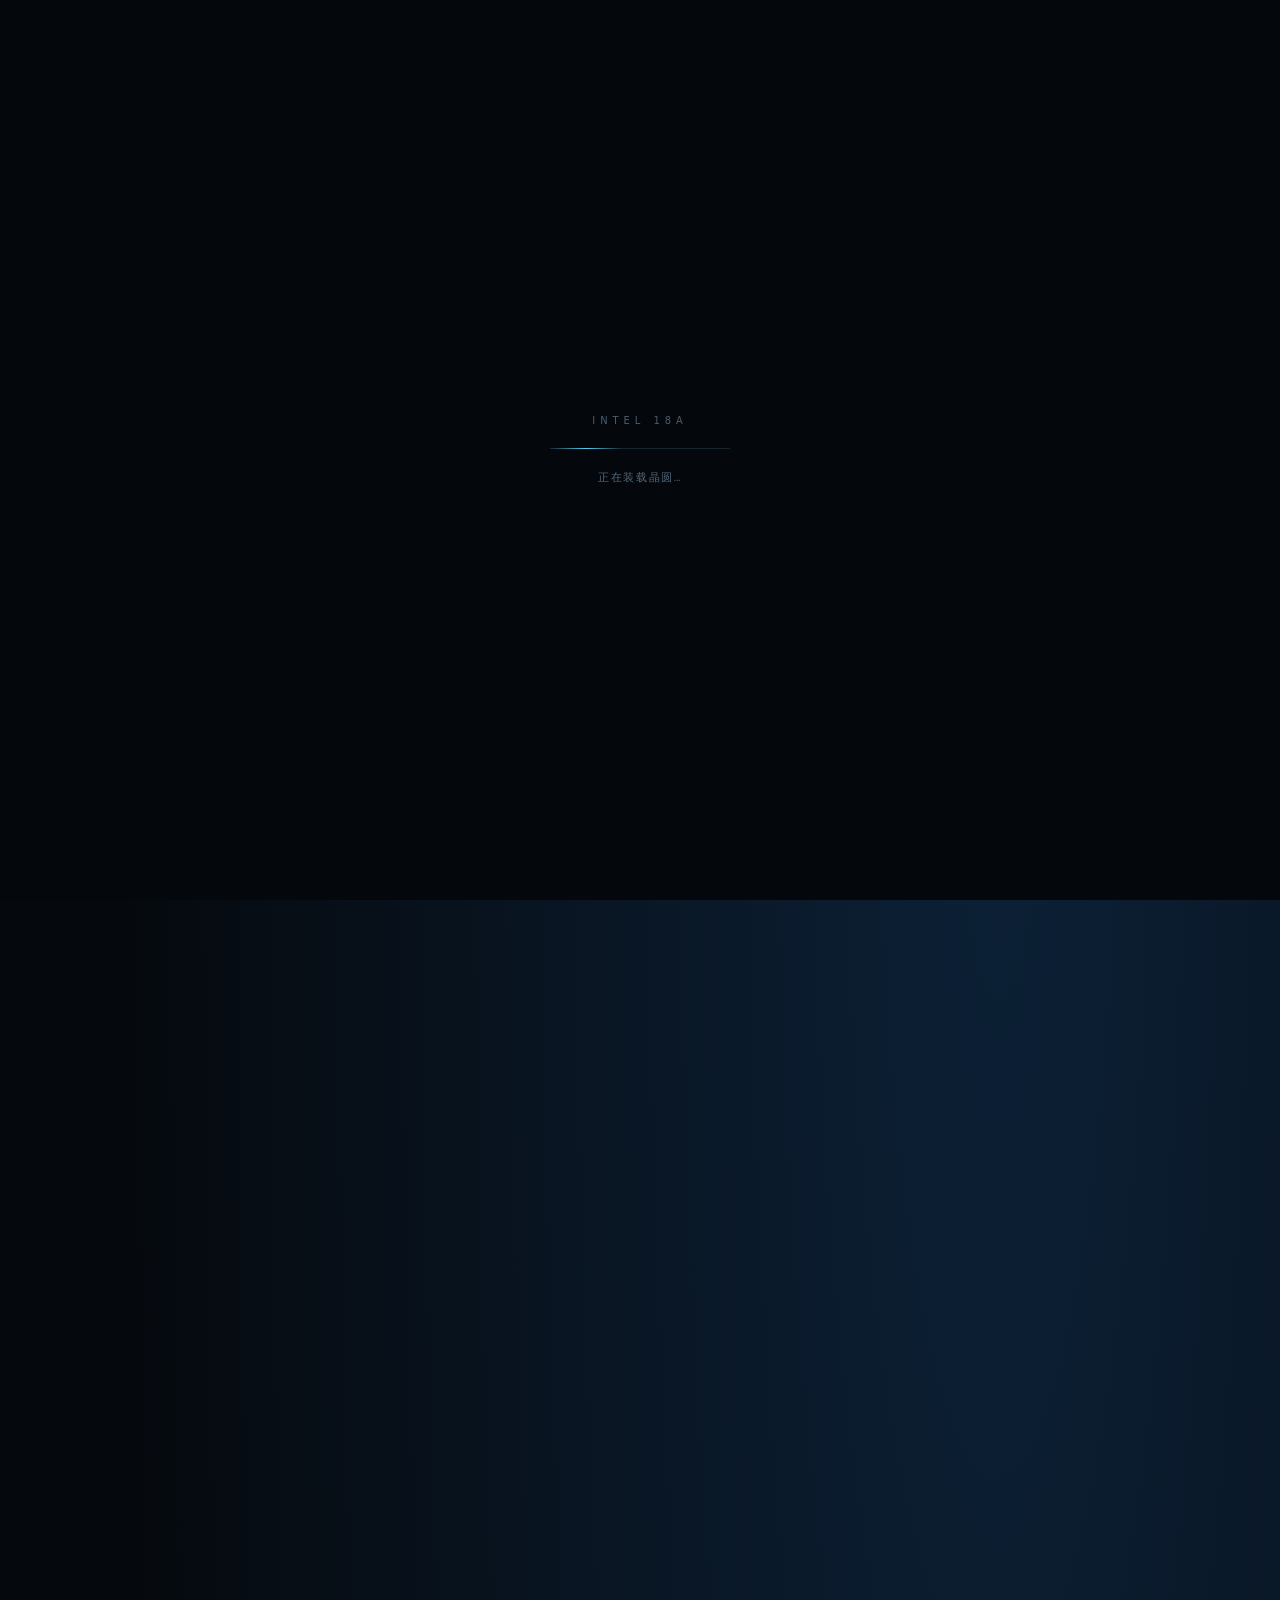
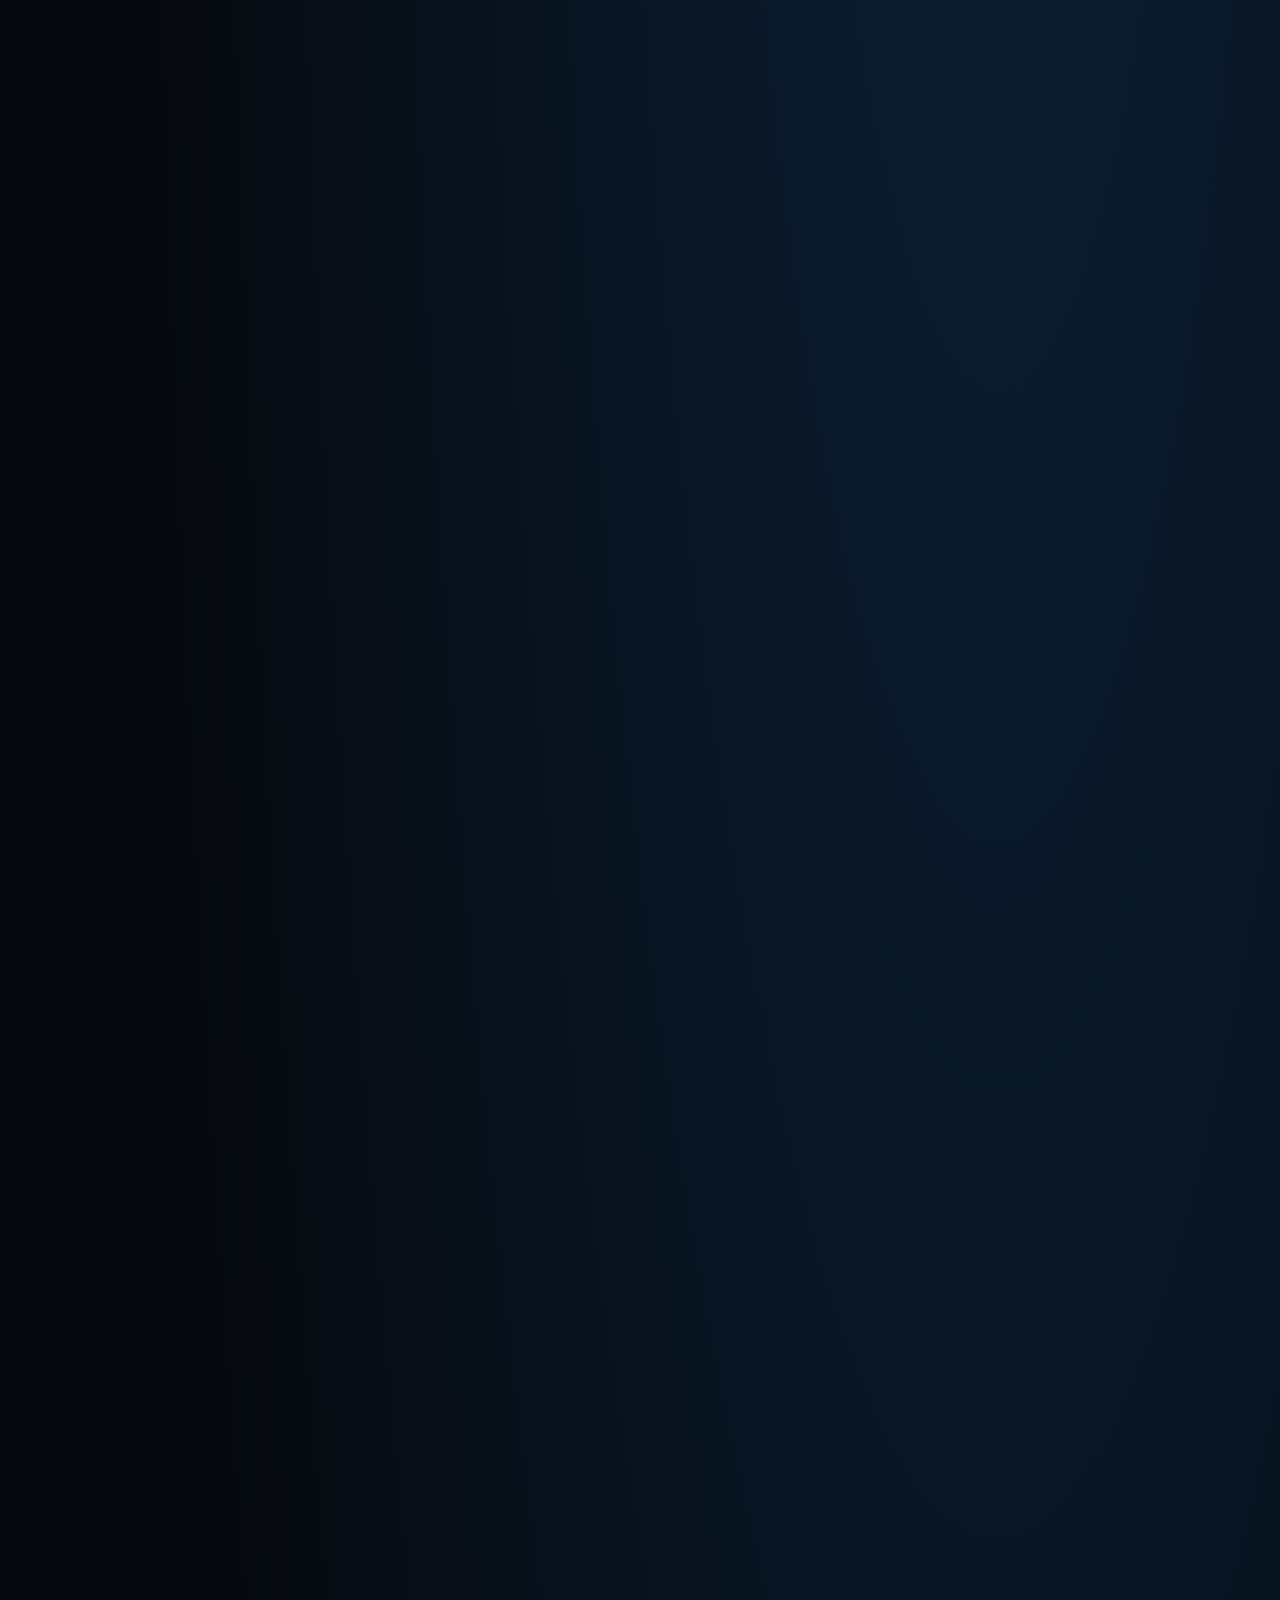
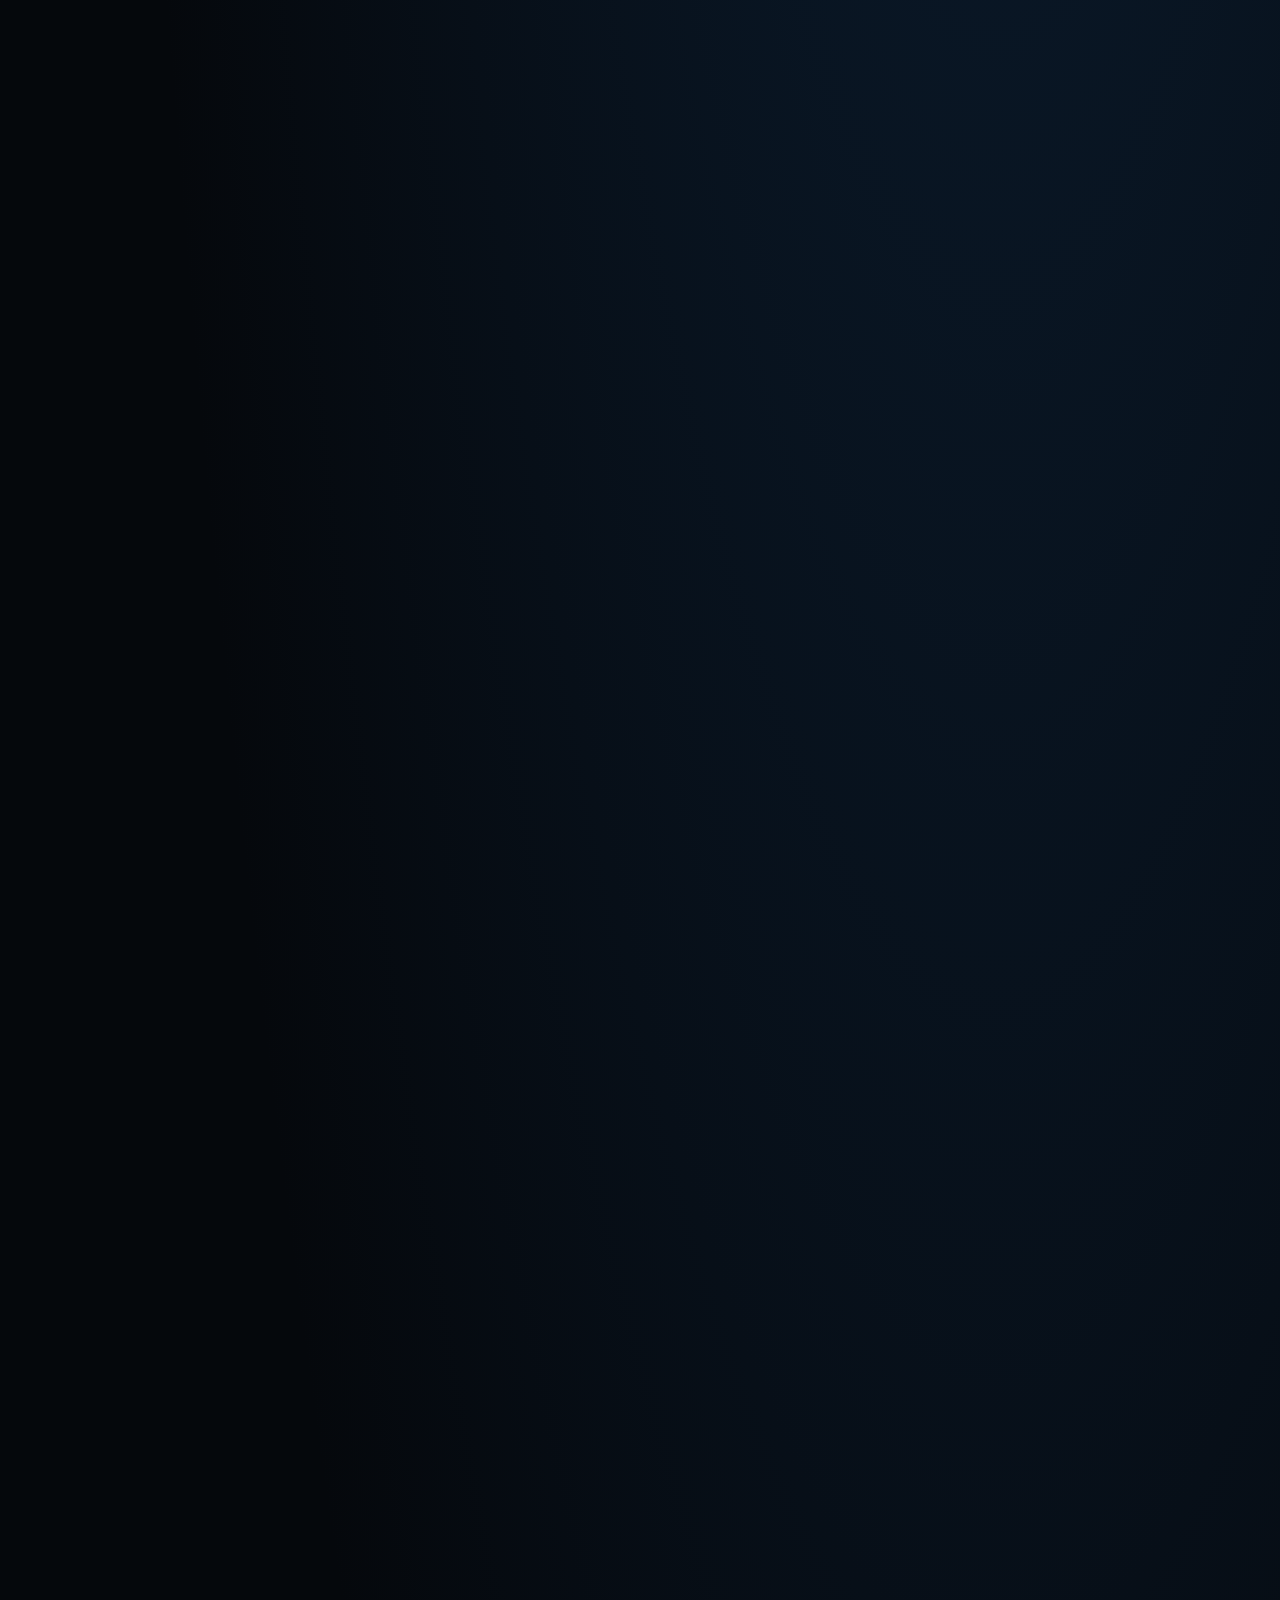
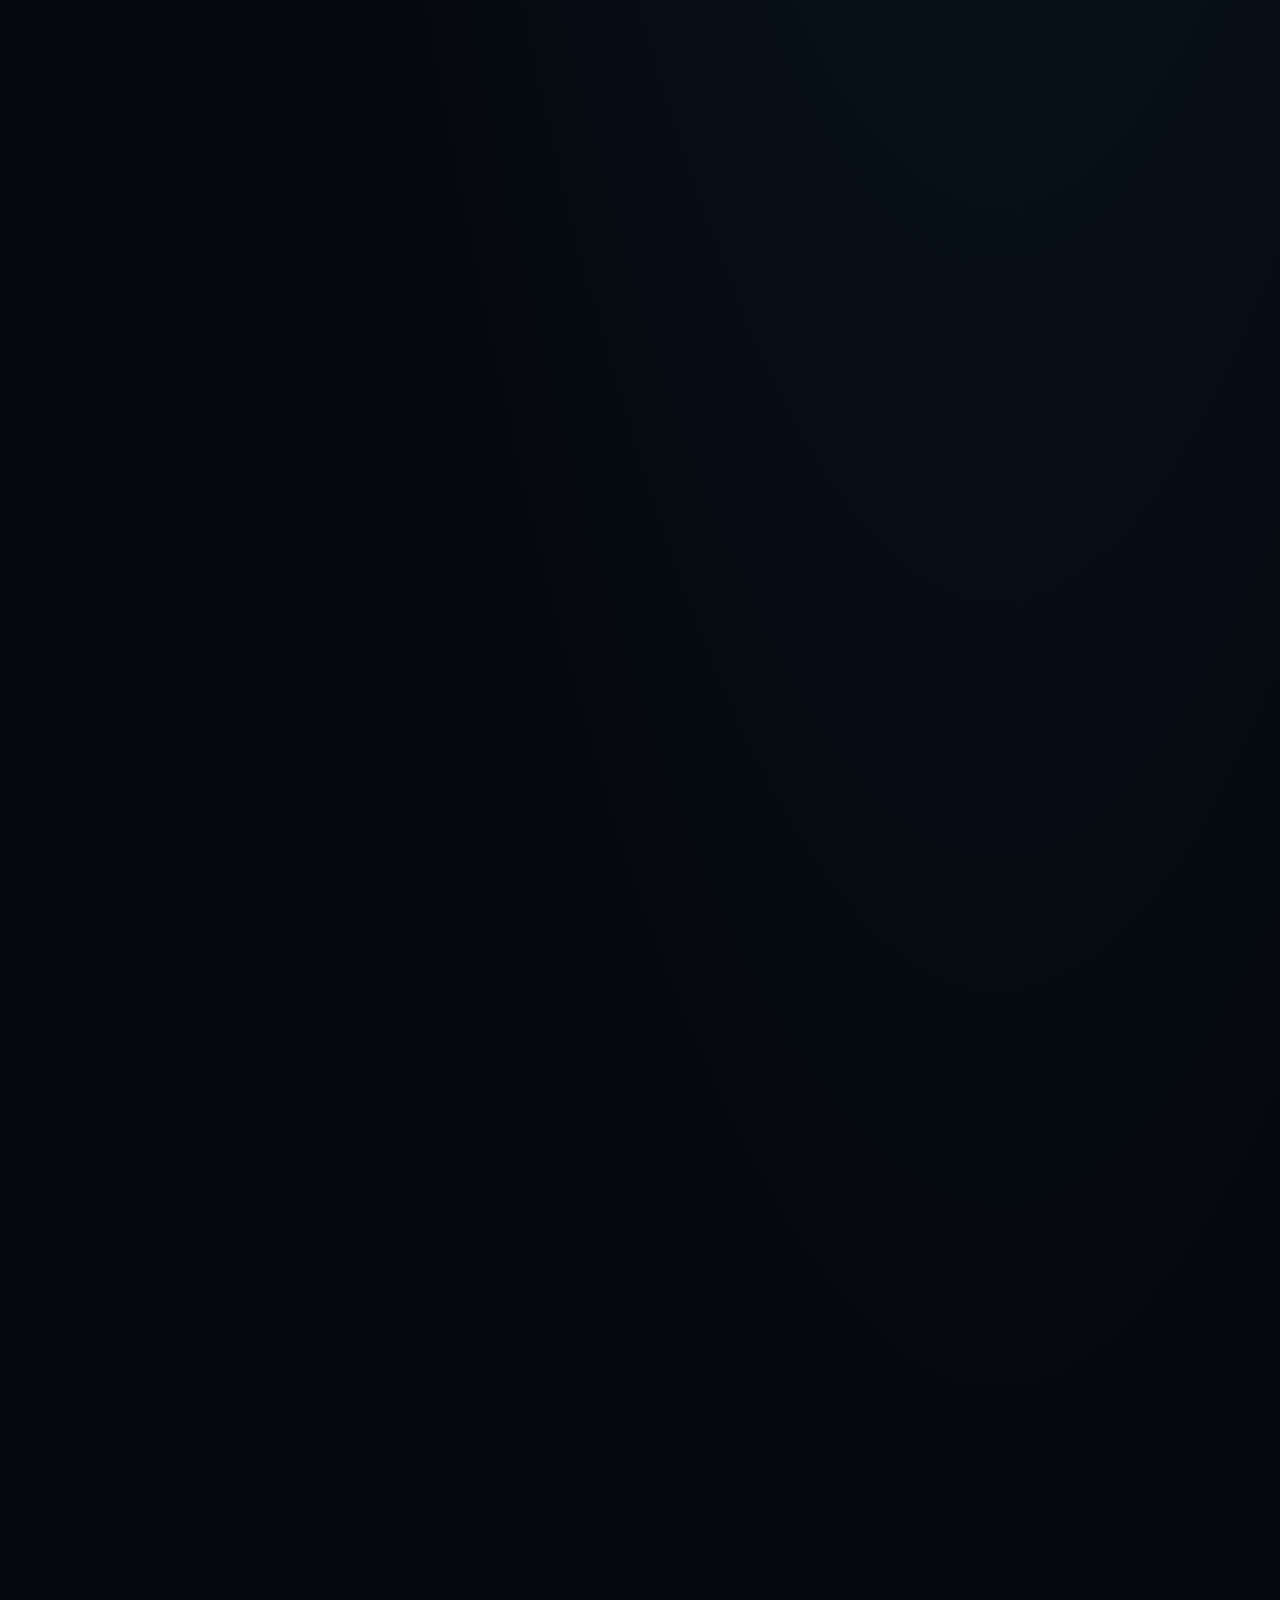
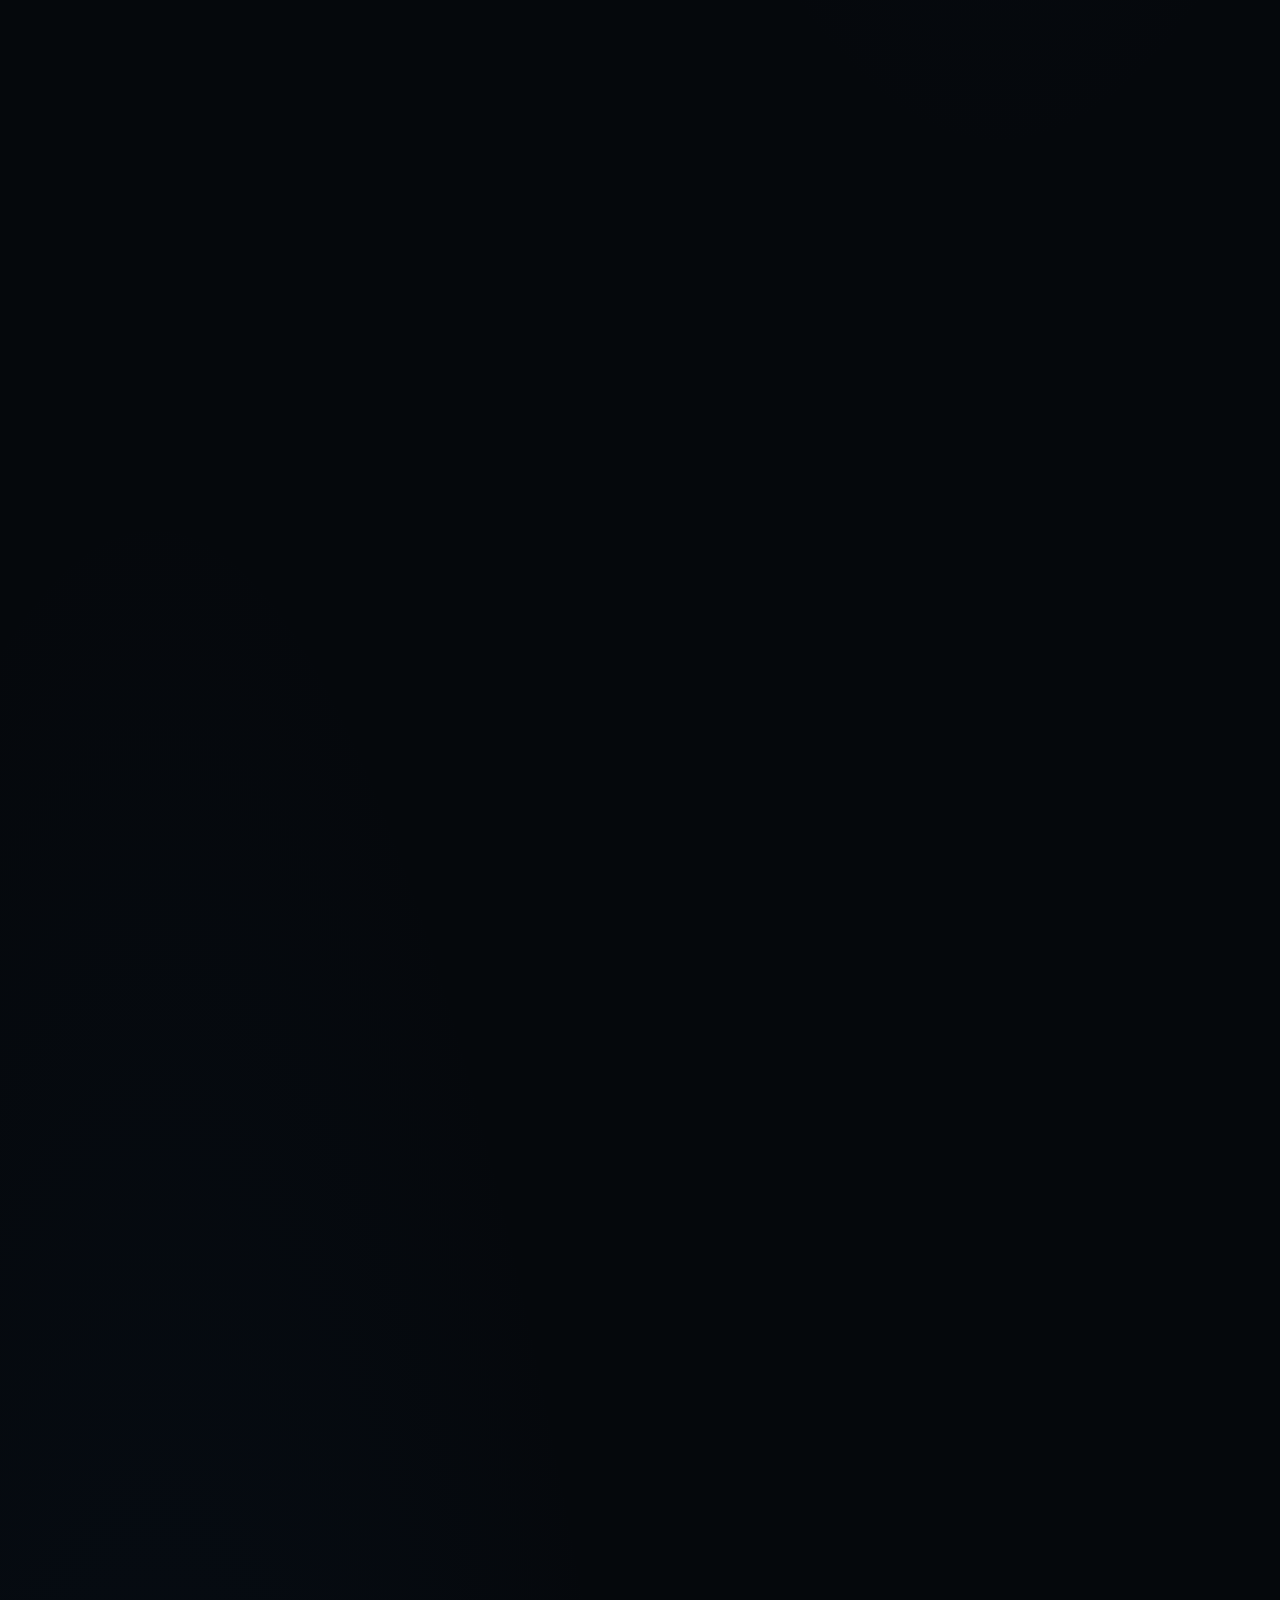
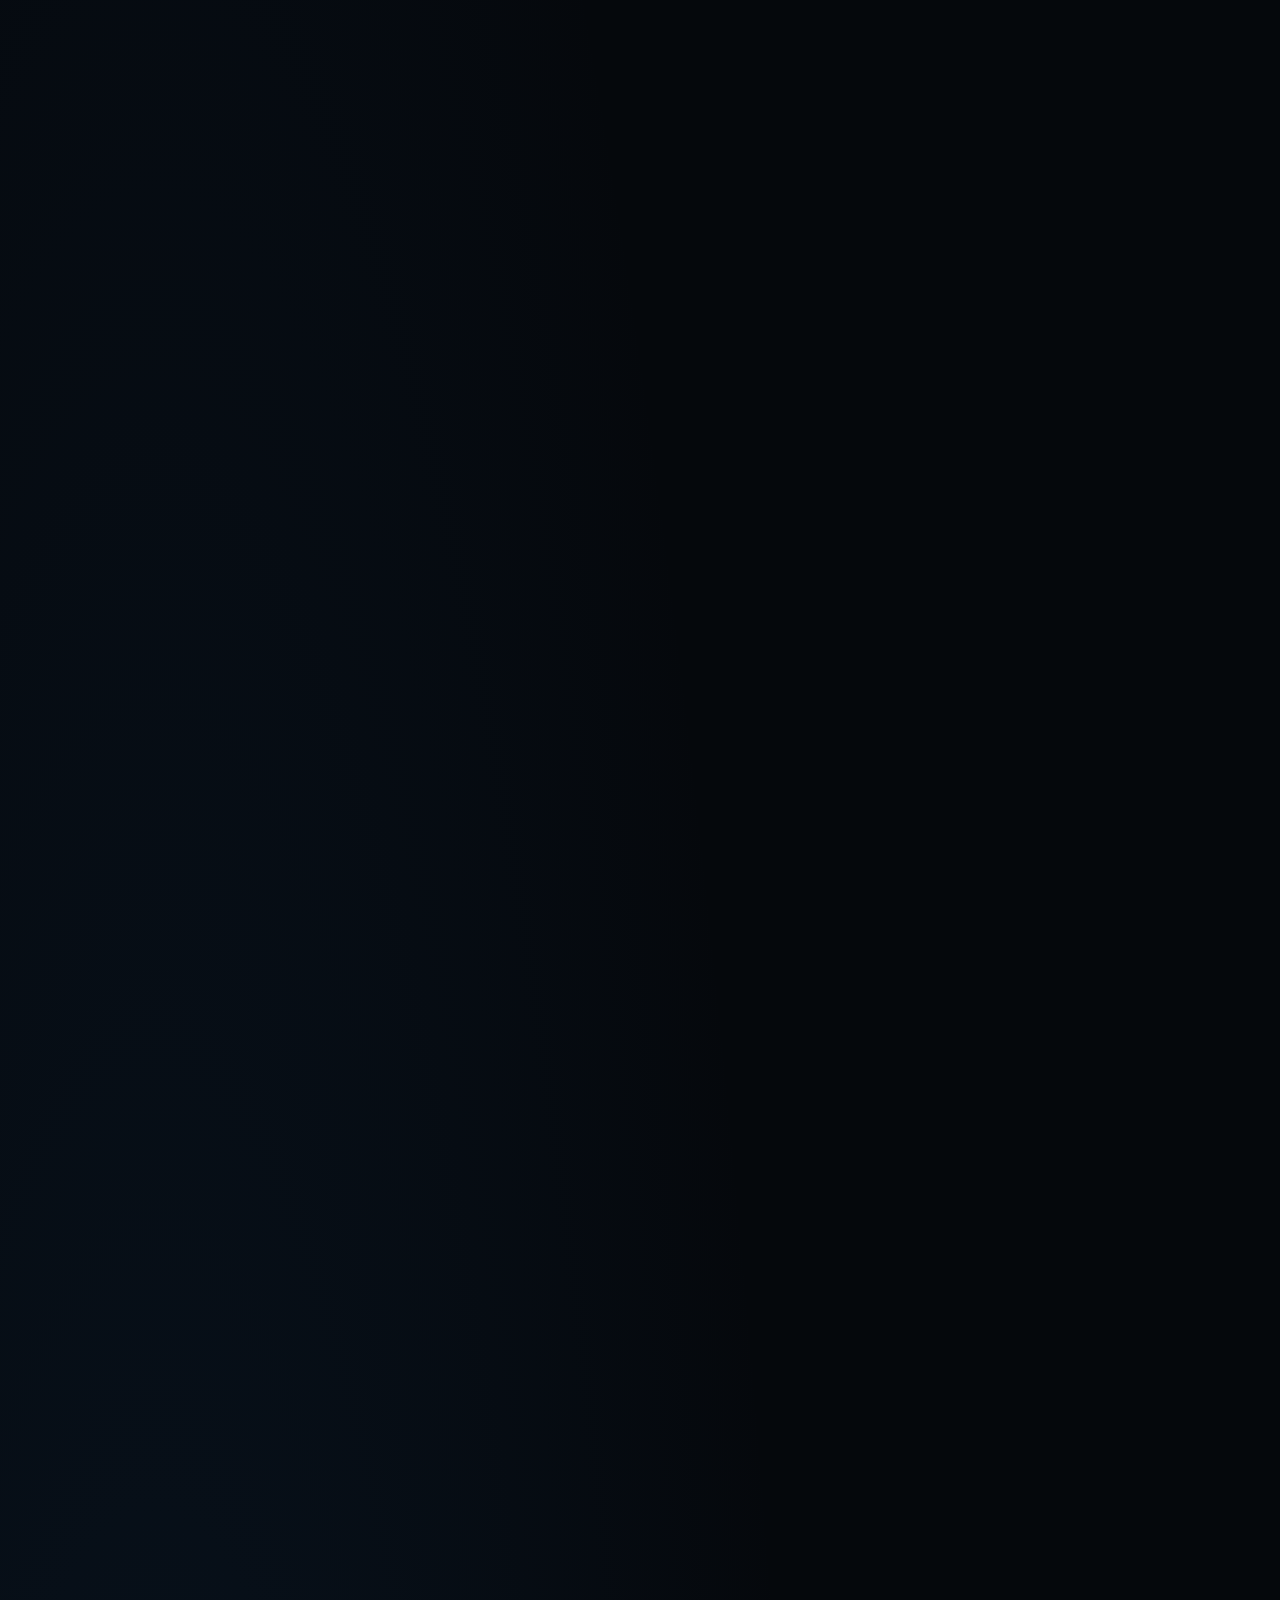
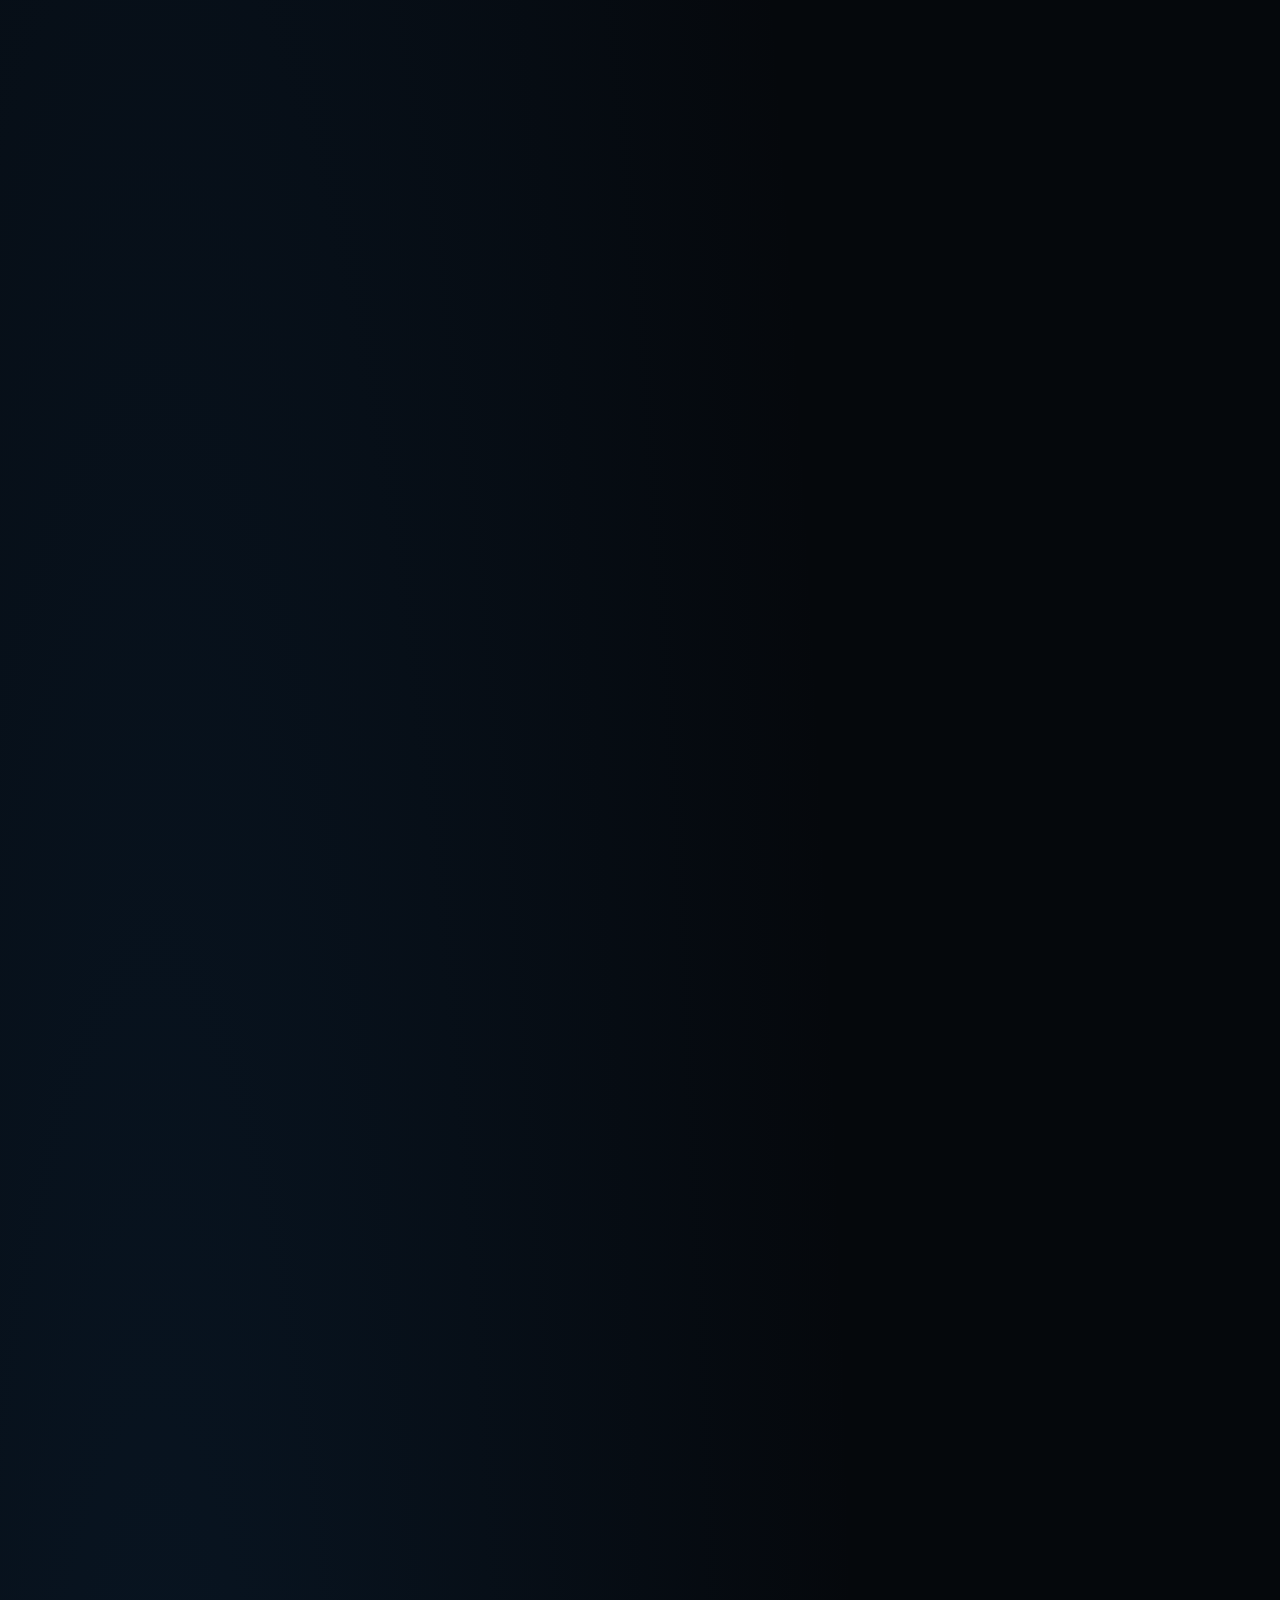
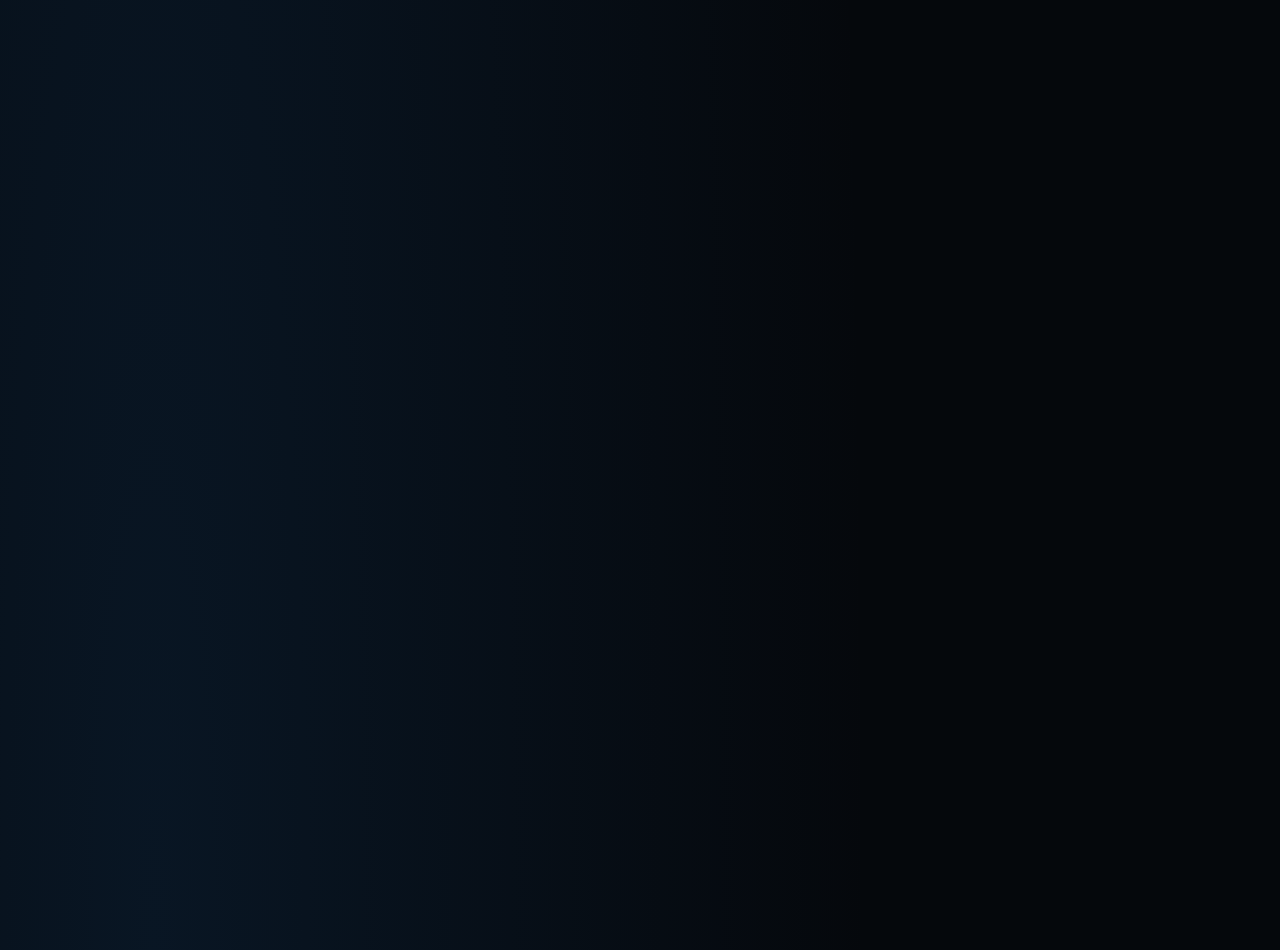
<file: ALL_New_V3_ZheShang/v3.2.html>
<!doctype html>
<html lang="zh-CN">
<head>
<meta charset="utf-8" />
<meta name="viewport" content="width=device-width, initial-scale=1, viewport-fit=cover" />
<meta name="theme-color" content="#04070b" />
<title>Intel 18A · 从一颗开关到一台电脑</title>
<meta name="description" content="沿着晶体管七十年的变形记，从平面到 FinFET，从 3nm 到 RibbonFET，再翻到芯片背面看 PowerVia 供电。" />
<link rel="icon" href="./assets/mark.svg" type="image/svg+xml" />
<link rel="stylesheet" href="./src/styles.css" />
<link rel="stylesheet" href="./src/ui/language.css" />
<script type="importmap">
{
  "imports": {
    "three": "./vendor/three/three.module.js",
    "three/addons/": "./vendor/three/addons/"
  }
}
</script>
</head>
<body>
<div id="app">
  <canvas id="gl" aria-hidden="true"></canvas>
  <div class="vignette" aria-hidden="true"></div>
  <div class="grain" aria-hidden="true"></div>

  <header class="topbar">
    <div class="brand">
      <span class="brand-mark" aria-hidden="true">
        <svg viewBox="0 0 32 32" width="22" height="22" fill="none" stroke="currentColor" stroke-width="1.4"><path d="M6 26V13.5L16 8l10 5.5V26"/><path d="M11 26V17l5-2.8 5 2.8v9"/><path d="M16 26v-5"/></svg>
      </span>
      <span class="brand-text"><b>Intel 18A</b><i>硅基之旅</i></span>
    </div>
    <div class="topbar-right">
      <div class="language-switch" role="group" aria-label="展示语言">
        <button type="button" data-lang="zh" lang="zh-CN" aria-pressed="true">中文</button>
        <button type="button" data-lang="en" lang="en" aria-label="English" aria-pressed="false">EN</button>
      </div>
      <span class="chapter-count" id="chapter-count">01 / 15</span>
      <button class="icon-btn" id="btn-quality" type="button" title="画质">高</button>
      <button class="icon-btn" id="btn-full" type="button" title="全屏">
        <svg viewBox="0 0 16 16" width="13" height="13" fill="none" stroke="currentColor" stroke-width="1.5"><path d="M2 6V2h4M14 10v4h-4M2 10v4h4M14 6V2h-4"/></svg>
      </button>
    </div>
    <div class="progress-line"><i id="progress-fill"></i></div>
  </header>

  <main id="story" class="story"><!-- chapters injected --></main>

  <div class="hud-rail" id="rail" aria-hidden="true"></div>
  <div class="label-layer" id="labels" aria-hidden="true"></div>

  <aside id="flow-legend" class="flow-legend" aria-label="沟道光纹" hidden>
    <div class="flow-legend-row">
      <div class="flow-switch" role="group" aria-label="光纹显示方式">
        <button type="button" data-flow-mode="current" aria-pressed="true">常规电流</button>
        <button type="button" data-flow-mode="electrons" aria-pressed="false">电子</button>
      </div>
      <b id="flow-direction" aria-live="polite"></b>
    </div>
    <p id="flow-bias"></p>
    <p id="flow-history" hidden></p>
  </aside>

  <div class="scalebar" id="scalebar" aria-hidden="true">
    <div class="scalebar-track"><i id="scalebar-fill"></i></div>
    <span class="scalebar-label" id="scalebar-label">10 µm</span>
    <span class="scalebar-hint" id="scalebar-hint">非等比例</span>
  </div>

  <div class="hint" id="hint">
    <span class="hint-arrow" aria-hidden="true"></span>
    <span class="hint-text">向下滚动</span>
  </div>

  <div class="loader" id="loader">
    <div class="loader-inner">
      <span class="loader-kicker">INTEL 18A</span>
      <div class="loader-bar"><i></i></div>
      <span class="loader-text" id="loader-text">正在装载晶圆…</span>
    </div>
  </div>
</div>

<script type="module" src="./src/main.js"></script>
</body>
</html>
</file>
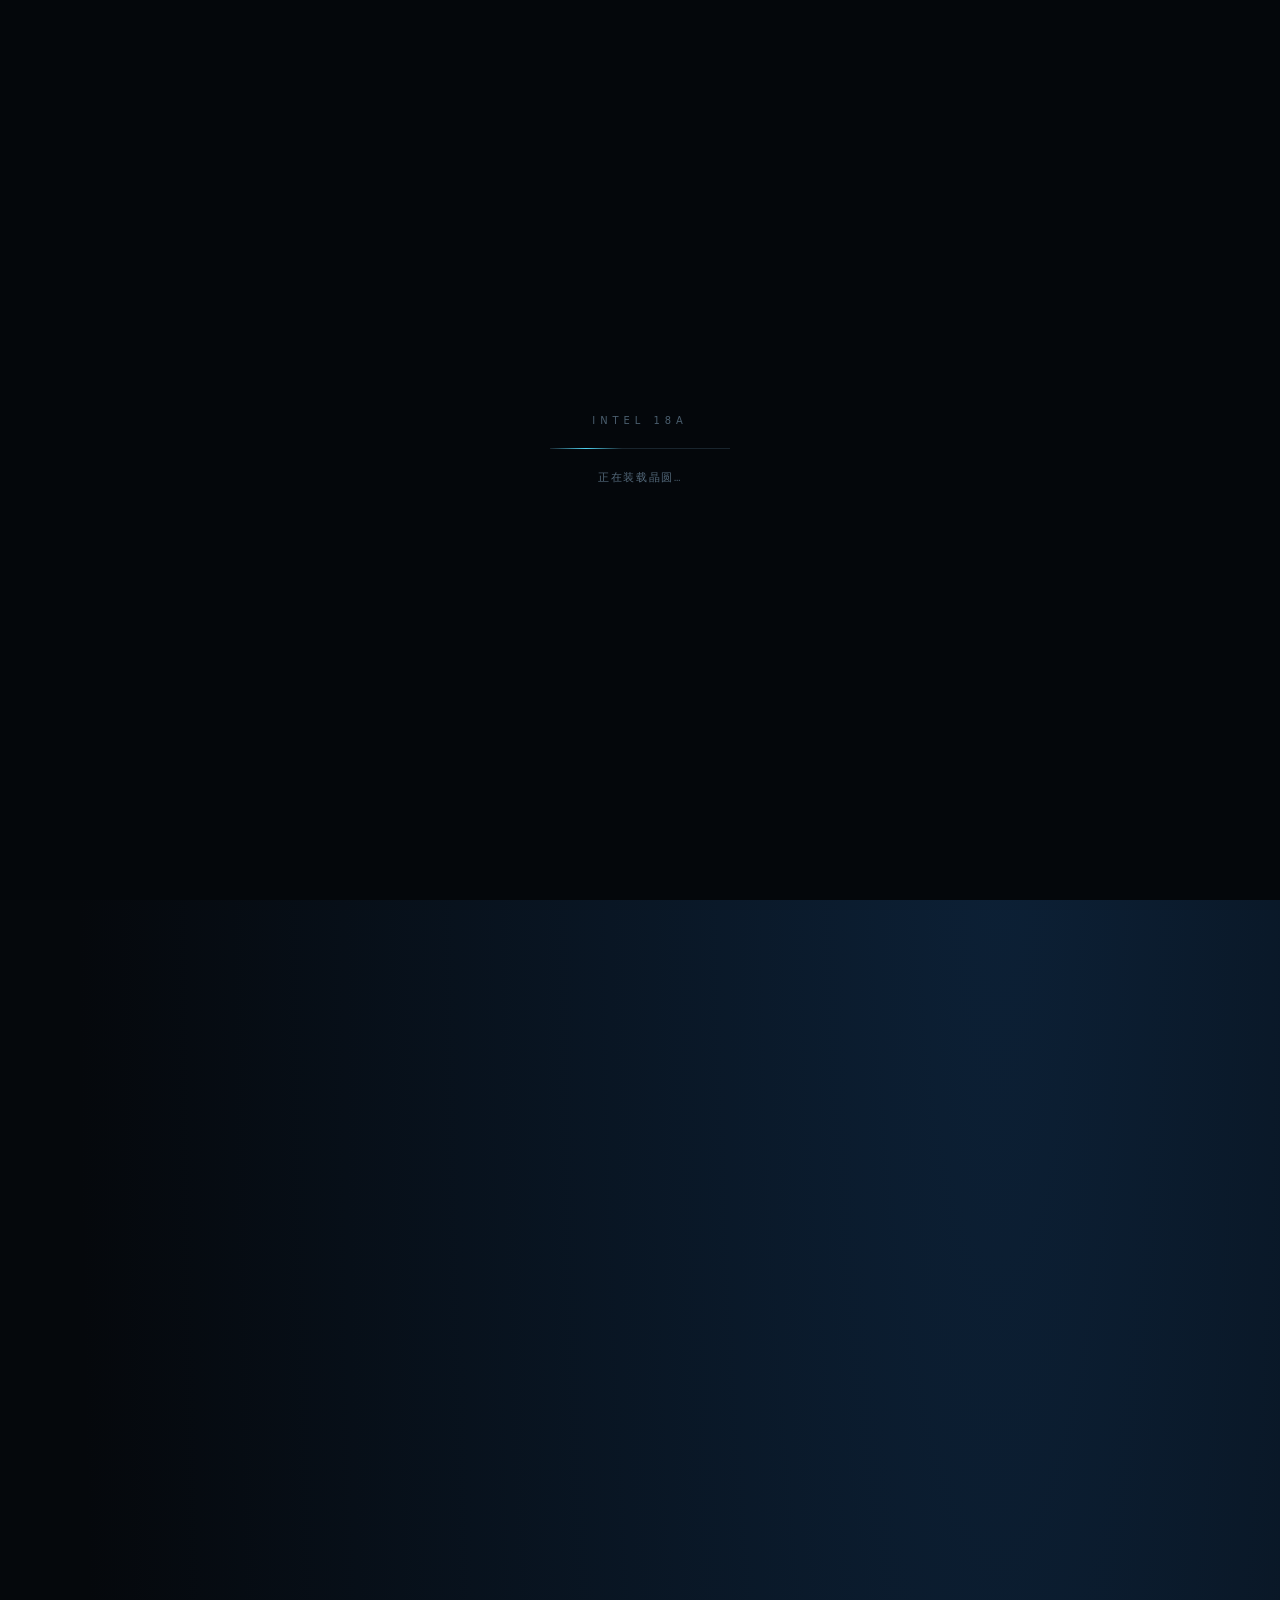
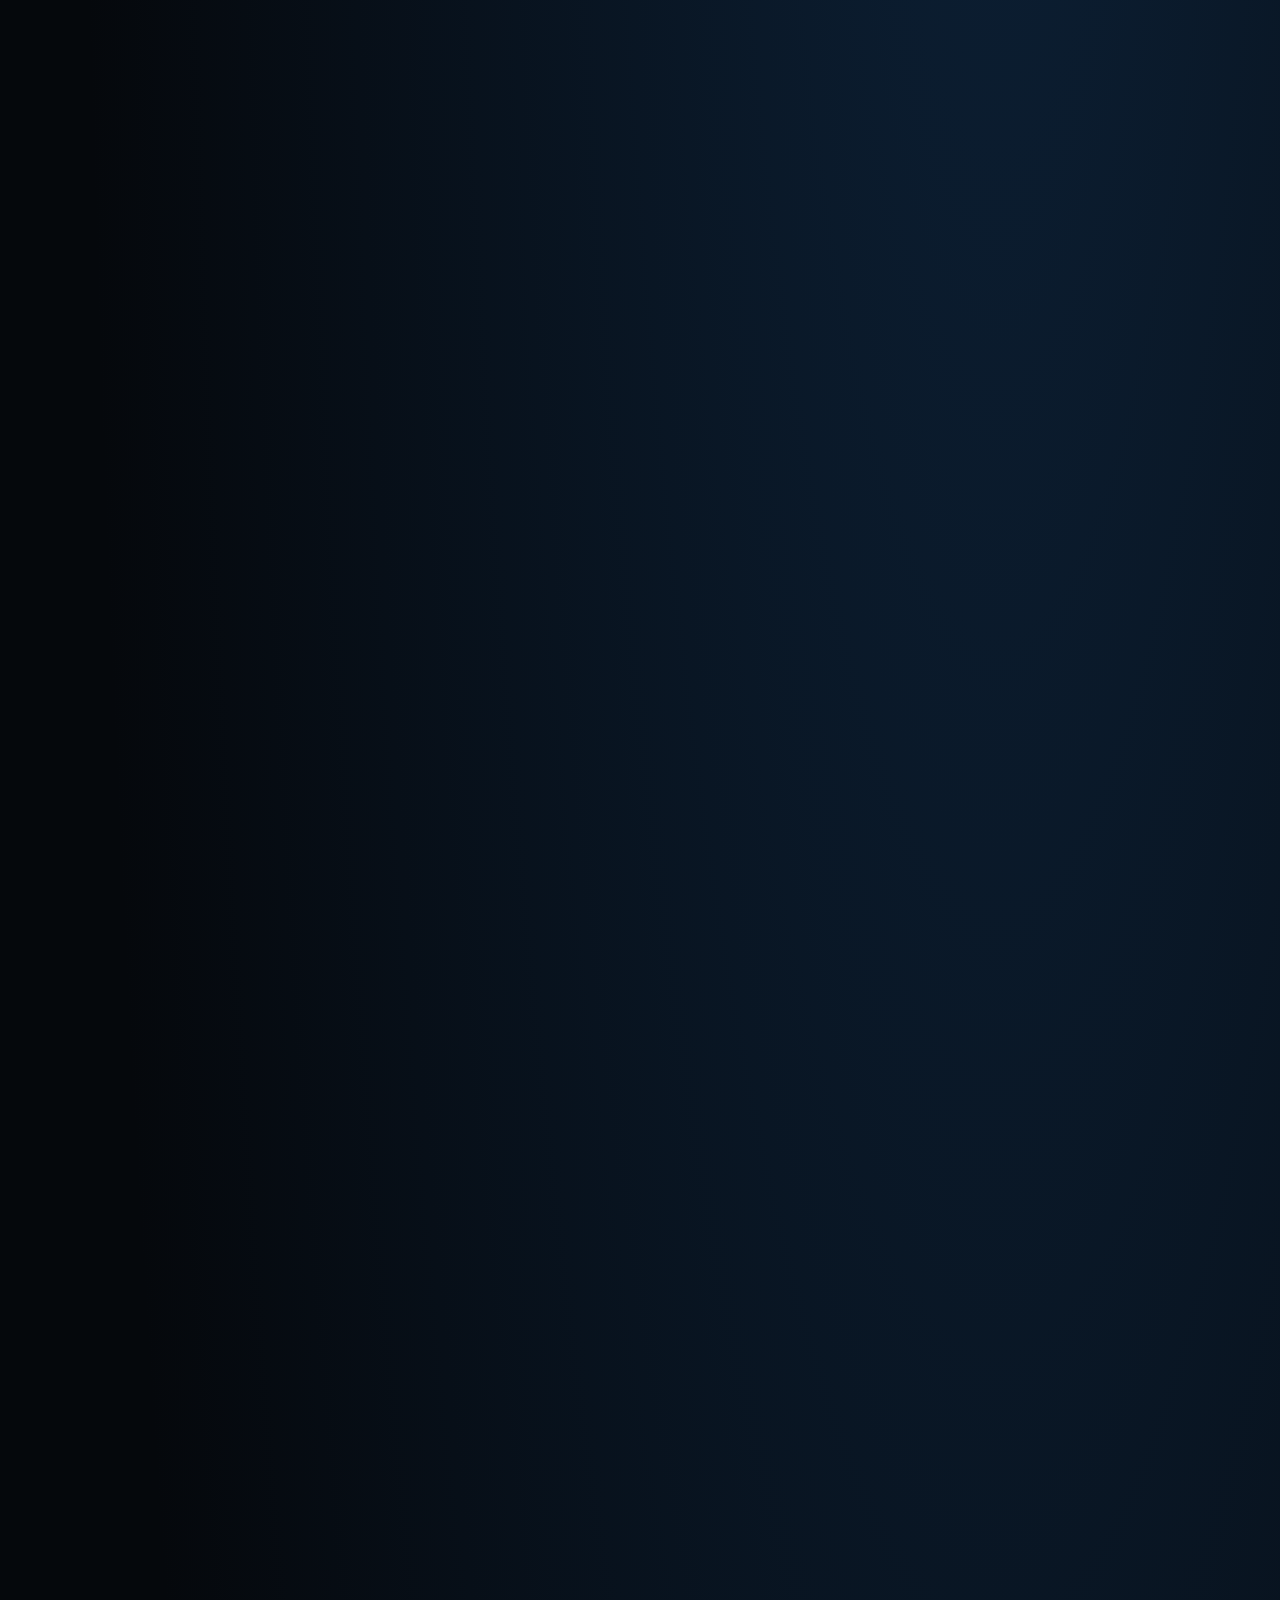
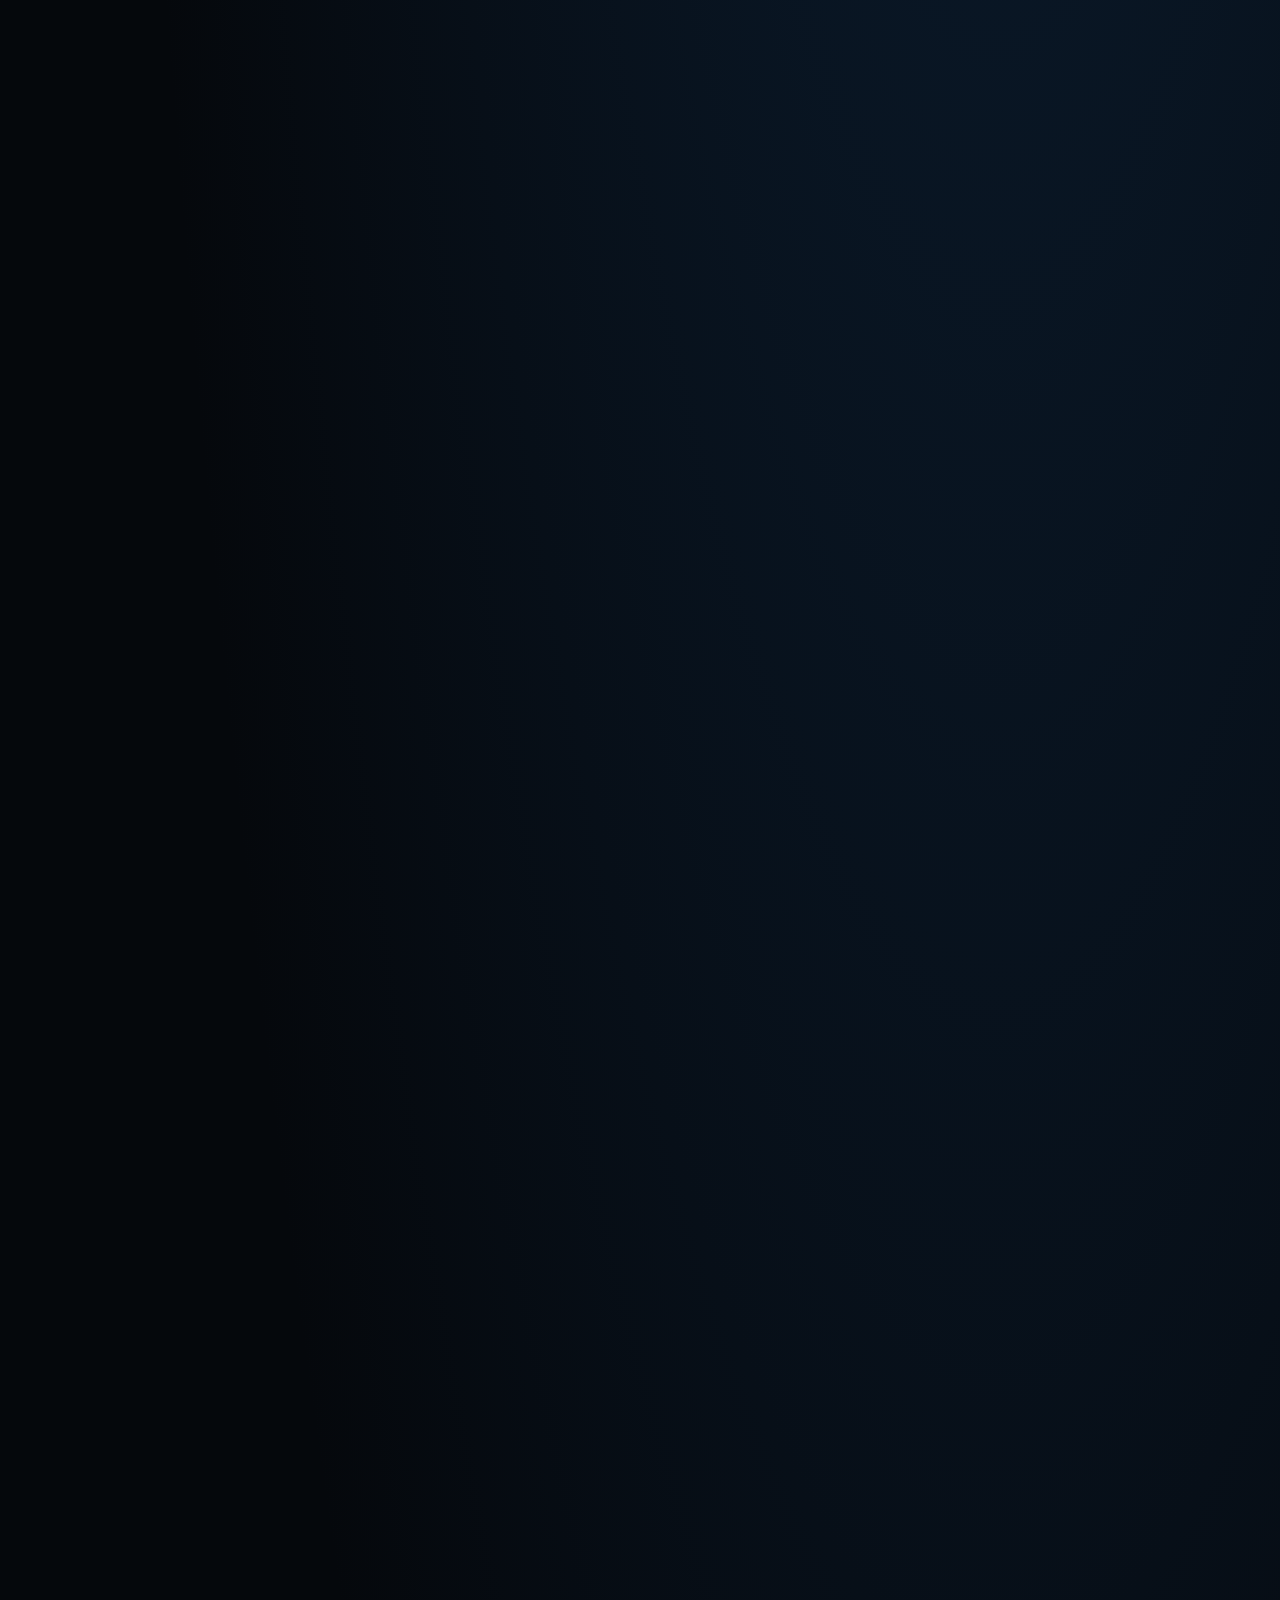
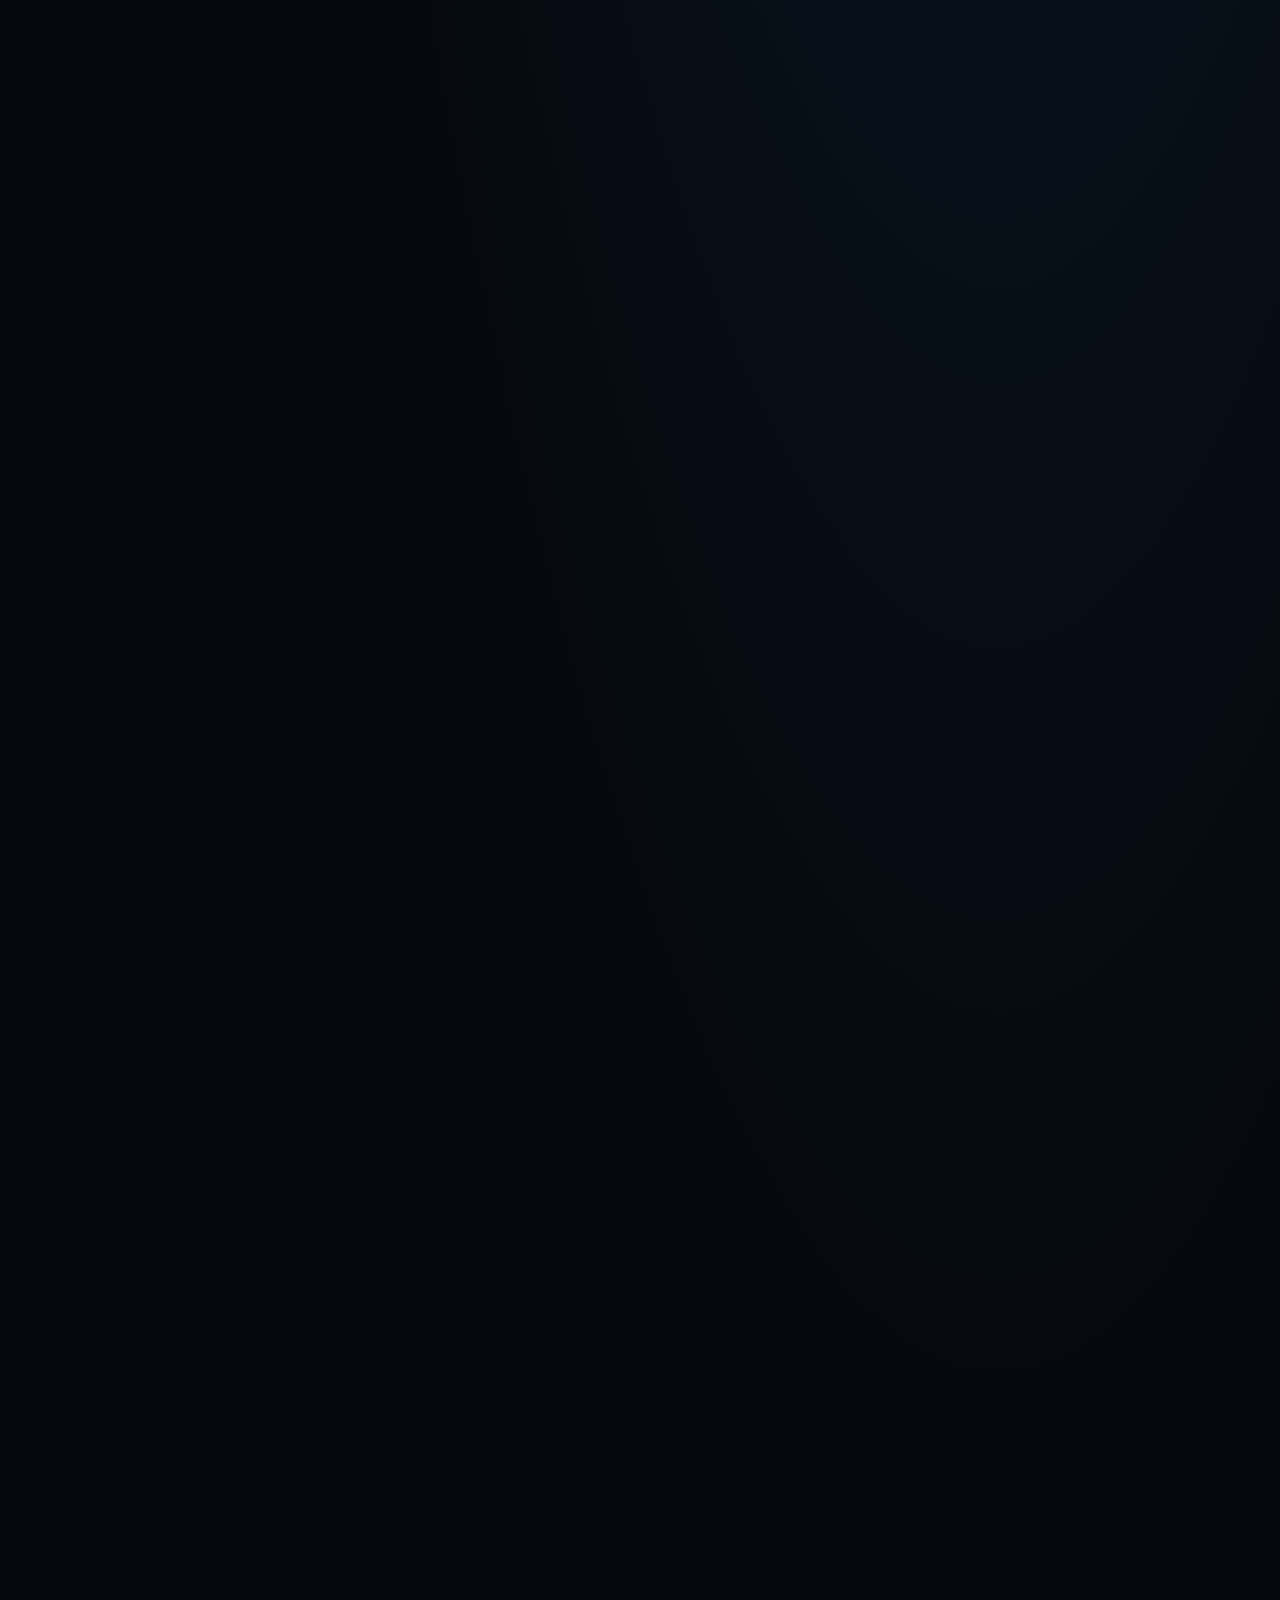
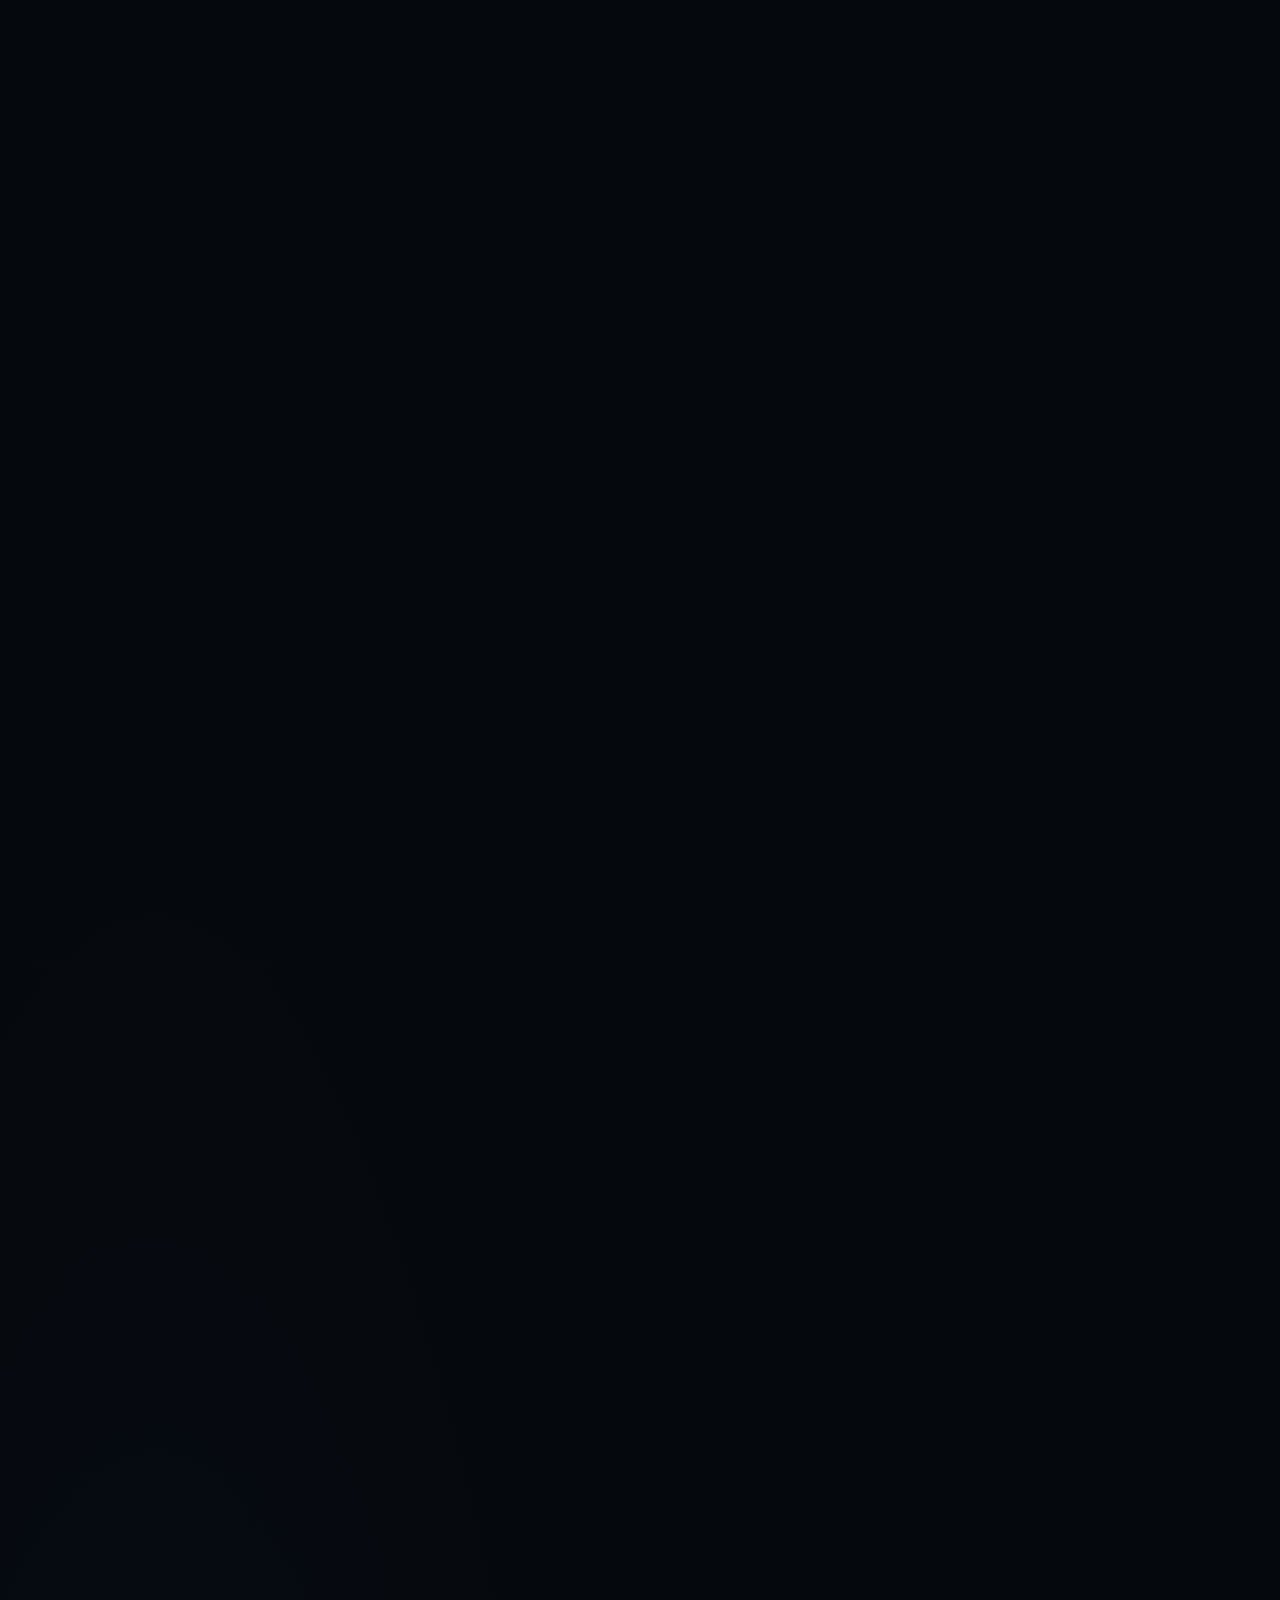
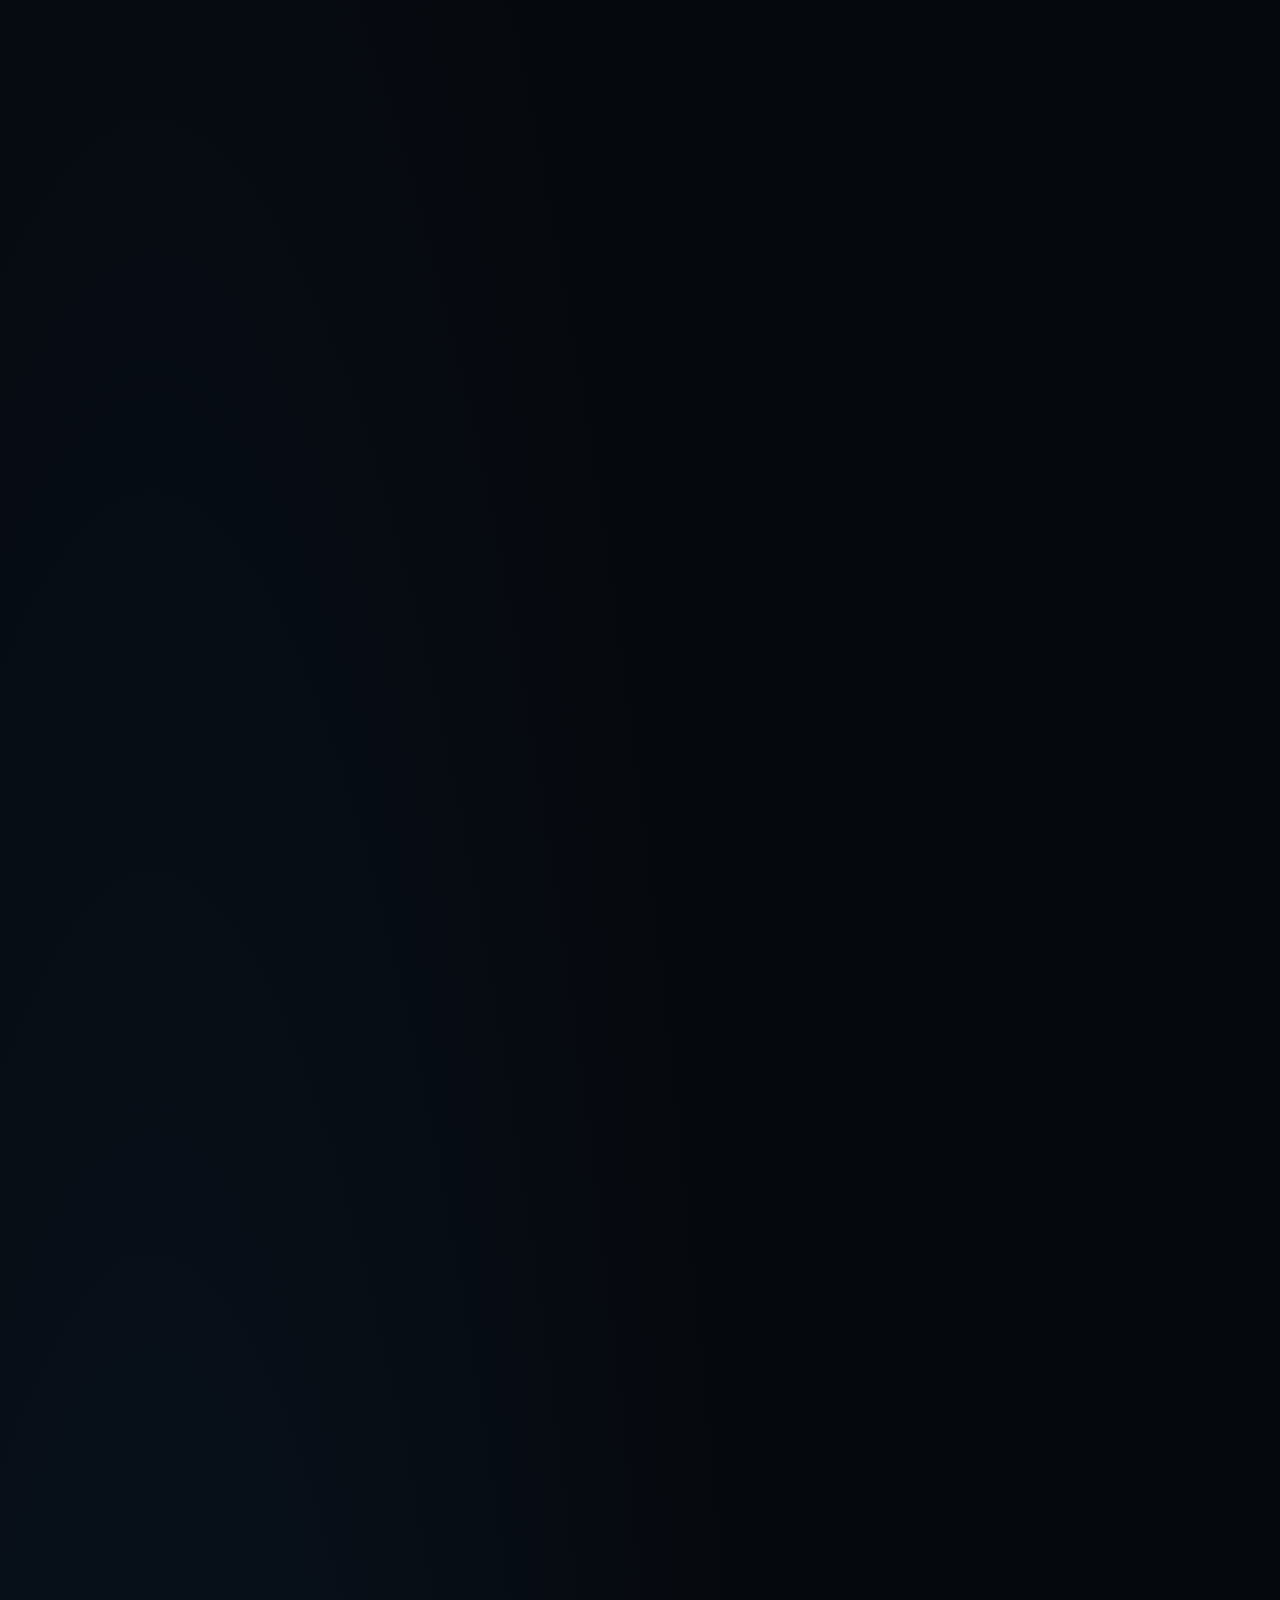
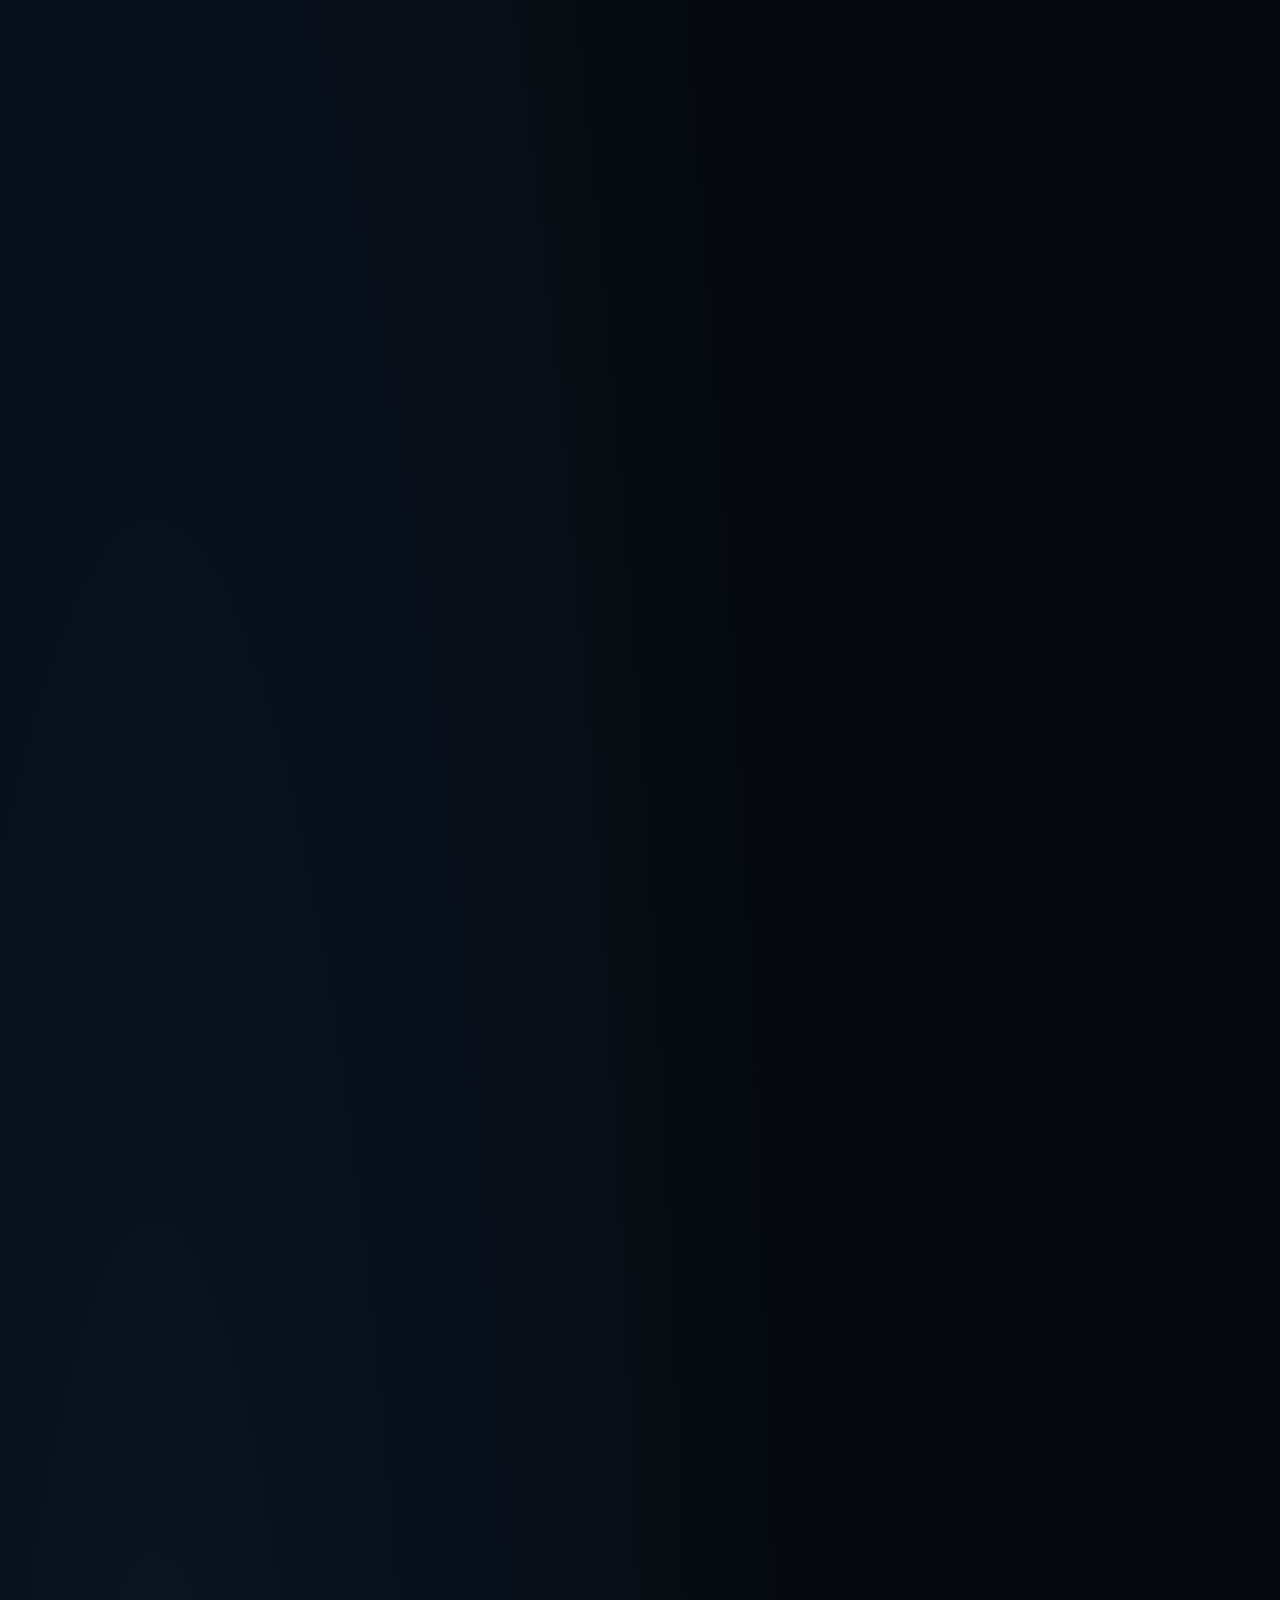
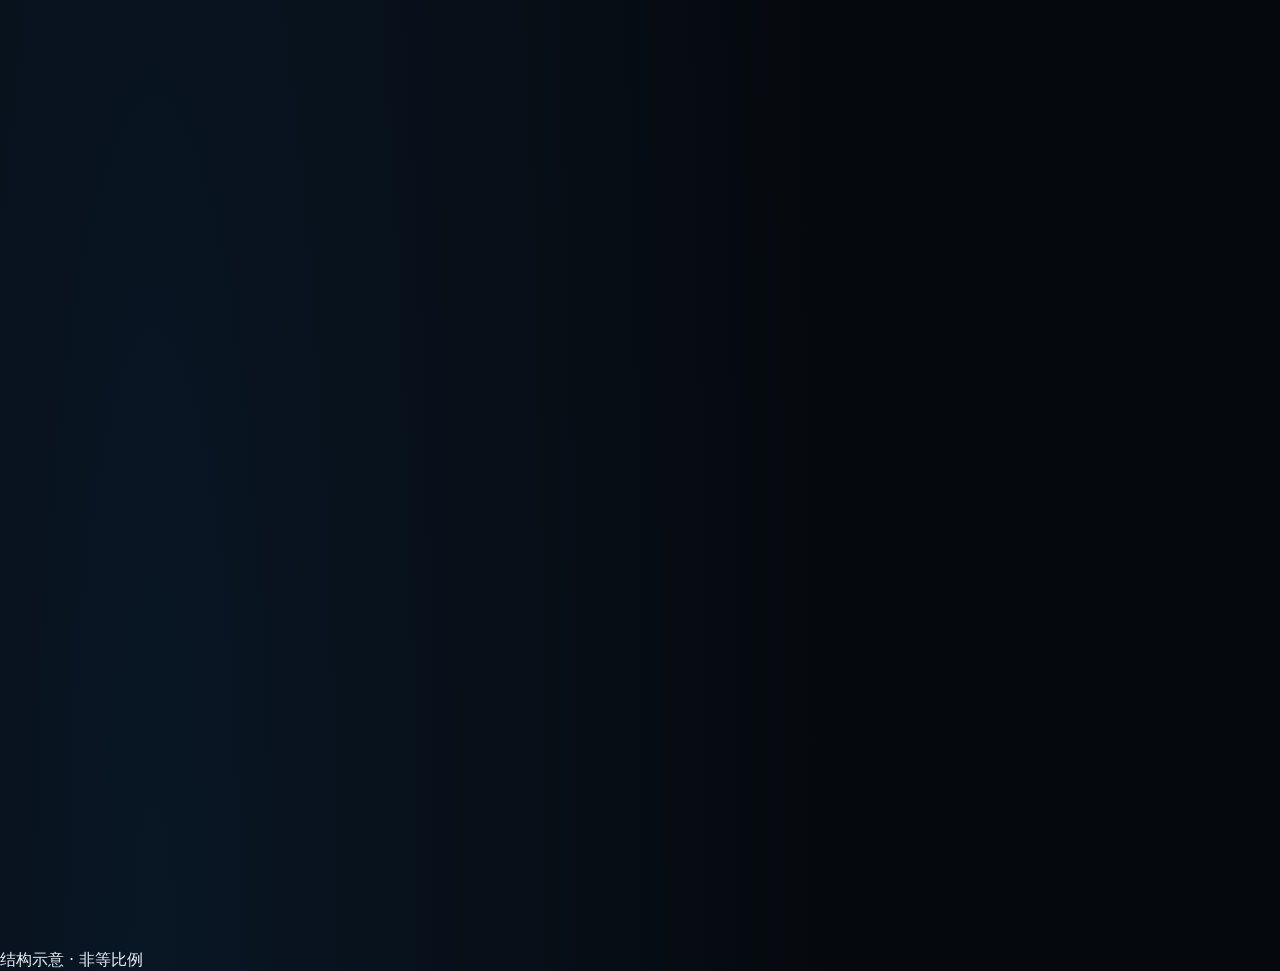
<file: ALL_New_V3_ZheShang/V4.html>
<!doctype html>
<html lang="zh-CN">
<head>
<meta charset="utf-8" />
<meta name="viewport" content="width=device-width, initial-scale=1, viewport-fit=cover" />
<meta name="theme-color" content="#04070b" />
<title>Intel 18A · 沟道与背面供电</title>
<meta name="description" content="从平面晶体管到 Panther Lake 的四层硅带，再沿 PowerVia 找到芯片背面的供电网络。" />
<link rel="icon" href="./assets/mark.svg" type="image/svg+xml" />
<link rel="stylesheet" href="./src/styles.css" />
<script type="importmap">
{
  "imports": {
    "three": "./vendor/three/three.module.js",
    "three/addons/": "./vendor/three/addons/"
  }
}
</script>
</head>
<body>
<div id="app">
  <canvas id="gl" aria-hidden="true"></canvas>
  <div class="vignette" aria-hidden="true"></div>
  <div class="grain" aria-hidden="true"></div>

  <header class="topbar">
    <div class="brand">
      <span class="brand-mark" aria-hidden="true">
        <i></i><i></i><i></i><i></i>
      </span>
      <span class="brand-text"><b>Intel 18A</b><i data-copy="brand">硅基之旅</i></span>
    </div>
    <nav class="chapter-nav" aria-label="跳到展示段落" data-label="navigation">
      <a href="?t=0.10" data-t="0.10" data-copy="evolution">器件演变</a>
      <a href="?t=0.517" data-t="0.517" data-copy="gate">环绕栅</a>
      <a href="?t=0.726" data-t="0.726" data-copy="power">背面供电</a>
    </nav>
    <div class="topbar-right">
      <div class="language-switch" role="group" aria-label="展示语言" data-label="language">
        <button type="button" data-lang="zh" lang="zh-CN" aria-label="中文" aria-pressed="true">中文</button>
        <button type="button" data-lang="en" lang="en" aria-label="English" aria-pressed="false">EN</button>
      </div>
      <span class="chapter-count" id="chapter-count">01 / 15</span>
      <button class="icon-btn" id="btn-quality" type="button" title="画质">高</button>
      <button class="icon-btn" id="btn-full" type="button" title="全屏">
        <svg viewBox="0 0 16 16" width="13" height="13" fill="none" stroke="currentColor" stroke-width="1.5"><path d="M2 6V2h4M14 10v4h-4M2 10v4h4M14 6V2h-4"/></svg>
      </button>
    </div>
    <div class="progress-line"><i id="progress-fill"></i></div>
  </header>

  <main id="story" class="story"><!-- chapters injected --></main>

  <div class="label-layer" id="labels" aria-hidden="true"></div>

  <div class="model-note" data-copy="modelNote">结构示意 · 非等比例</div>

  <div class="hint" id="hint">
    <span class="hint-arrow" aria-hidden="true"></span>
    <span data-copy="scroll">向下滚动</span>
  </div>

  <div class="loader" id="loader">
    <div class="loader-inner">
      <span class="loader-kicker">INTEL 18A</span>
      <div class="loader-bar"><i></i></div>
      <span class="loader-text" id="loader-text" data-copy="loading">正在装载晶圆…</span>
    </div>
  </div>
</div>

<script type="module" src="./src/main.js"></script>
</body>
</html>
</file>
<file: ALL_New_Project_V2/src/styles.css>
﻿/* =========================================================================
   Intel 18A 路 纭呭熀涔嬫梾
   Design tokens
   ========================================================================= */
:root{
  --ink:#05080c;
  --ink-2:#080f18;
  --paper:#eaf3fb;
  --paper-dim:#9db2c7;
  --paper-faint:#5f7590;
  --cyan:#4fd2f0;
  --cyan-hot:#8ff2ff;
  --blue:#2a7bd4;
  --blue-deep:#0f3f78;
  --copper:#d98d4f;
  --amber:#e8b24c;

  --hair:rgba(140,190,230,.14);
  --hair-strong:rgba(140,200,240,.32);

  --pad-x:clamp(22px,7vw,120px);
  --copy-w:min(30rem, 34vw);

  --font:"Inter","Helvetica Neue",-apple-system,"Segoe UI",system-ui,"PingFang SC","Hiragino Sans GB","Microsoft YaHei",sans-serif;
  --mono:"SFMono-Regular",Menlo,Consolas,"Roboto Mono",monospace;

  --ease:cubic-bezier(.22,.61,.36,1);
  --ease-out:cubic-bezier(.16,1,.3,1);
}

*,*::before,*::after{box-sizing:border-box}
html,body{margin:0;padding:0}
html{background:var(--ink);-webkit-text-size-adjust:100%}
body{
  font-family:var(--font);
  color:var(--paper);
  background:
    radial-gradient(120% 80% at 78% 6%, rgba(18,52,88,.55) 0%, transparent 60%),
    radial-gradient(90% 70% at 12% 100%, rgba(24,78,132,.20) 0%, transparent 62%),
    #05080c;
  overflow-x:hidden;
  -webkit-font-smoothing:antialiased;
  text-rendering:optimizeLegibility;
}
::selection{background:rgba(79,210,240,.28);color:#fff}

#app{position:relative;width:100%}

/* ------------------------------------------------------------------ canvas */
#gl{
  position:fixed;inset:0;width:100%;height:100%;
  display:block;z-index:0;
  background:#04070b;
}
.vignette{
  position:fixed;inset:0;z-index:1;pointer-events:none;
  background:
    radial-gradient(120% 100% at 50% 45%, transparent 42%, rgba(2,5,9,.62) 100%),
    linear-gradient(180deg, rgba(2,5,9,.72) 0%, transparent 16%, transparent 82%, rgba(2,5,9,.66) 100%);
}
.grain{
  position:fixed;inset:0;z-index:1;pointer-events:none;opacity:.30;
  background-image:url("data:image/svg+xml;utf8,<svg xmlns='http://www.w3.org/2000/svg' width='140' height='140'><filter id='n'><feTurbulence type='fractalNoise' baseFrequency='.85' numOctaves='2' stitchTiles='stitch'/><feColorMatrix type='saturate' values='0'/></filter><rect width='140' height='140' filter='url(%23n)' opacity='.35'/></svg>");
  mix-blend-mode:overlay;
}

/* ------------------------------------------------------------------ topbar */
.topbar{
  position:fixed;top:0;left:0;right:0;z-index:20;
  height:64px;display:flex;align-items:center;justify-content:space-between;
  padding:0 var(--pad-x);
  pointer-events:none;
}
.topbar > *{pointer-events:auto}
.brand{display:flex;align-items:center;gap:.62rem}
.brand-mark{color:var(--cyan);display:grid;place-items:center;opacity:.92}
.brand-text{display:flex;align-items:baseline;gap:.55rem;font-size:.82rem;letter-spacing:.02em}
.brand-text b{font-weight:650;letter-spacing:.055em}
.brand-text i{
  font-style:normal;font-size:.68rem;color:var(--paper-faint);letter-spacing:.22em;
}
.topbar-right{display:flex;align-items:center;gap:.7rem}
.chapter-count{
  font-family:var(--mono);font-size:.68rem;letter-spacing:.16em;color:var(--paper-faint);
  min-width:5.4em;text-align:right;
}
.icon-btn{
  appearance:none;background:rgba(150,200,240,.05);border:1px solid var(--hair);
  color:var(--paper-dim);font:inherit;font-size:.66rem;letter-spacing:.12em;
  height:26px;min-width:26px;padding:0 .55rem;border-radius:2px;cursor:pointer;
  display:grid;place-items:center;transition:.3s var(--ease);
}
.icon-btn:hover{color:var(--paper);border-color:var(--hair-strong);background:rgba(150,210,255,.10)}
.progress-line{
  position:absolute;left:0;right:0;bottom:0;height:1px;background:rgba(140,190,230,.08);
}
.progress-line i{
  display:block;height:100%;width:0;transform-origin:left center;
  background:linear-gradient(90deg, rgba(42,123,212,0), var(--cyan) 40%, var(--cyan-hot));
  box-shadow:0 0 12px rgba(79,210,240,.55);
}

/* ------------------------------------------------------------------ story */
.story{position:relative;z-index:5}
.story{height:1350vh}
.beat{
  position:fixed;z-index:6;
  left:var(--pad-x);
  top:50%;
  width:var(--copy-w);
  transform:translateY(-50%);
  pointer-events:none;
  opacity:0;
  visibility:hidden;
  transition:opacity .55s var(--ease);
}
.beat.is-live{visibility:visible}
.beat.is-in{opacity:1;pointer-events:auto}

.kicker{
  display:flex;align-items:center;gap:.7rem;
  font-size:.66rem;letter-spacing:.24em;text-transform:uppercase;
  color:var(--paper-faint);margin:0 0 1.15rem;
}
.kicker b{color:var(--cyan);font-weight:500}
.kicker .rule{display:block;width:2.2rem;height:1px;background:var(--hair-strong)}

.beat h1,.beat h2{
  margin:0 0 1.1rem;
  font-weight:640;
  letter-spacing:-.022em;
  line-height:1.08;
  font-size:clamp(2.05rem,3.55vw,3.5rem);
  word-break:keep-all;
  overflow-wrap:anywhere;
}
.beat h1{font-size:clamp(2.4rem,4.3vw,4.35rem);line-height:1.03}
.beat h2 em,.beat h1 em{
  font-style:normal;
  background:linear-gradient(96deg,#dff3ff 0%,#79e0f7 46%,#3aa8e0 100%);
  -webkit-background-clip:text;background-clip:text;color:transparent;
}
.beat p{
  margin:0 0 .85rem;font-size:.94rem;line-height:1.92;color:var(--paper-dim);
  letter-spacing:.005em;
}
.beat p.lead{color:#c3d7e8;font-size:1.02rem}
.beat strong{color:#eaf6ff;font-weight:600}
.beat .sub{color:var(--paper-faint);font-size:.82rem;line-height:1.8}

.beat .facts{
  display:flex;flex-wrap:wrap;gap:.45rem;margin:1.5rem 0 0;padding:0;list-style:none;
}
.beat .facts li{
  border:1px solid var(--hair);border-radius:2px;
  padding:.4rem .6rem;font-size:.68rem;color:var(--paper-dim);
  font-family:var(--mono);letter-spacing:.04em;
  background:rgba(120,180,230,.045);
}
.beat .facts li b{color:var(--cyan);font-weight:500}

/* staggered copy reveal */
.beat [data-rv]{
  display:block;opacity:0;transform:translateY(14px);
  transition:opacity .8s var(--ease-out),transform .8s var(--ease-out);
}
.beat.is-in [data-rv]{opacity:1;transform:none}

/* ------------------------------------------------------------------ rail */
.hud-rail{
  position:fixed;right:0;top:0;height:100vh;z-index:12;
  width:clamp(120px,13vw,190px);
  pointer-events:none;
  font-family:var(--mono);
  opacity:0;transition:opacity .6s var(--ease);
}
.hud-rail.is-on{opacity:1}
.hud-rail svg{position:absolute;inset:0;width:100%;height:100%;overflow:visible}
.rail-year{
  position:absolute;right:clamp(18px,2.6vw,42px);
  transform:translateY(-50%);
  font-size:.64rem;letter-spacing:.09em;
  color:rgba(150,180,205,.42);
  white-space:nowrap;
  transition:color .4s var(--ease),font-size .4s var(--ease),text-shadow .4s var(--ease);
}
.rail-year.is-past{color:rgba(150,185,215,.62)}
.rail-year.is-on{
  color:var(--cyan-hot);font-size:.82rem;
  text-shadow:0 0 16px rgba(79,210,240,.65);
}
.rail-year.is-on::after{
  content:"";position:absolute;right:-1.55rem;top:50%;width:0.9rem;height:1px;
  background:linear-gradient(90deg,transparent,var(--cyan-hot));
}
.rail-tag{
  position:absolute;right:clamp(18px,2.6vw,42px);
  font-size:.56rem;letter-spacing:.18em;color:rgba(140,175,205,.30);
  transform:translateY(-50%);
  text-transform:uppercase;
  transition:opacity .4s var(--ease);
}

/* ------------------------------------------------------------------ scalebar */
.scalebar{
  position:fixed;left:var(--pad-x);bottom:36px;z-index:14;
  display:flex;align-items:center;gap:.75rem;
  font-family:var(--mono);font-size:.6rem;letter-spacing:.12em;
  color:var(--paper-faint);
  opacity:0;transition:opacity .6s var(--ease);
}
.scalebar.is-on{opacity:1}
.scalebar-track{position:relative;height:1px;width:clamp(64px,7vw,104px);background:rgba(140,190,230,.22)}
.scalebar-track::before,.scalebar-track::after{
  content:"";position:absolute;top:-3px;width:1px;height:7px;background:rgba(140,190,230,.45);
}
.scalebar-track::before{left:0}
.scalebar-track::after{right:0}
.scalebar-track i{
  position:absolute;left:0;top:0;height:1px;width:100%;
  background:var(--cyan);box-shadow:0 0 8px rgba(79,210,240,.6);
}
.scalebar-label{color:#b9d3e6;min-width:5.2em}
.scalebar-hint{color:rgba(140,175,205,.32);letter-spacing:.2em;font-size:.54rem}

/* ------------------------------------------------------------------ hint */
.hint{
  position:fixed;left:50%;bottom:34px;transform:translateX(-50%);
  z-index:14;display:flex;flex-direction:column;align-items:center;gap:.55rem;
  font-size:.6rem;letter-spacing:.32em;color:rgba(160,195,225,.5);
  text-transform:uppercase;pointer-events:none;
  transition:opacity .6s var(--ease);
}
.hint.is-off{opacity:0}
.hint-arrow{
  width:1px;height:34px;background:linear-gradient(180deg,transparent,var(--cyan));
  position:relative;overflow:hidden;
}
.hint-arrow::after{
  content:"";position:absolute;left:-1px;top:-40%;width:3px;height:14px;
  background:var(--cyan-hot);filter:blur(1px);
  animation:fall 2.2s var(--ease) infinite;
}
@keyframes fall{
  0%{transform:translateY(0);opacity:0}
  20%{opacity:1}
  100%{transform:translateY(46px);opacity:0}
}

/* ------------------------------------------------------------------ loader */
.loader{
  position:fixed;inset:0;z-index:90;background:#04070b;
  display:grid;place-items:center;
  transition:opacity .8s var(--ease) .1s, visibility .8s;
}
.loader.is-done{opacity:0;visibility:hidden}
.loader-inner{display:flex;flex-direction:column;align-items:center;gap:1.4rem}
.loader-kicker{font-size:.62rem;letter-spacing:.5em;color:rgba(160,200,230,.45)}
.loader-bar{width:180px;height:1px;background:rgba(140,190,230,.16);overflow:hidden}
.loader-bar i{
  display:block;height:100%;width:40%;background:linear-gradient(90deg,transparent,var(--cyan),transparent);
  animation:sweep 1.5s linear infinite;
}
@keyframes sweep{from{transform:translateX(-100%)}to{transform:translateX(280%)}}
.loader-text{font-size:.66rem;letter-spacing:.16em;color:rgba(150,185,215,.55);font-family:var(--mono)}

/* ------------------------------------------------------------------ responsive */
@media (max-width:1024px){
  :root{--copy-w:min(26rem,44vw)}
  .beat h2{font-size:clamp(1.7rem,3.9vw,2.6rem)}
}
@media (max-width:760px){
  :root{--pad-x:20px}
  .story{height:1150vh}
  .beat{
    top:auto;bottom:12vh;transform:none;width:calc(100% - 2*var(--pad-x));
    max-width:32rem;
  }
  .beat h1{font-size:clamp(1.9rem,7.4vw,2.6rem)}
  .beat h2{font-size:clamp(1.65rem,6.6vw,2.2rem)}
  .beat p{font-size:.88rem;line-height:1.8}
  .hud-rail{width:54px}
  .rail-year{font-size:.55rem}
  .rail-year.is-on{font-size:.66rem}
  .scalebar{bottom:22px}
  .hint{display:none}
}
@media (prefers-reduced-motion:reduce){
  .beat [data-rv]{transition-duration:.01s}
}

/* ========================================================================= 
   鏉╄棄濮為敍姘垼缁?/ 閺冨爼妫块悳顖氬帨閺?/ 缂佹挸鐔い?/ 濠婃艾濮╅幓鎰仛
   ========================================================================= */
.label-layer{position:fixed;inset:0;z-index:8;pointer-events:none;overflow:hidden}
.pin{
  position:absolute;left:0;top:0;will-change:transform,opacity;
  transition:opacity .35s var(--ease);
}
.pin-dot{
  position:absolute;left:-3px;top:-3px;width:6px;height:6px;border-radius:50%;
  background:var(--cyan-hot);box-shadow:0 0 10px 2px rgba(79,210,240,.55);
}
.pin-line{
  position:absolute;left:0;top:0;width:26px;height:1px;
  background:linear-gradient(90deg,rgba(140,230,255,.9),rgba(140,230,255,0));
  transform:rotate(-28deg);transform-origin:0 0;
}
.pin-card{
  position:absolute;left:26px;top:-12px;
  display:flex;flex-direction:column;gap:.1rem;
  padding:.4rem .58rem;
  background:rgba(6,14,22,.72);
  border:1px solid rgba(120,200,240,.20);
  border-left:2px solid rgba(79,210,240,.75);
  white-space:nowrap;
}
.pin-card b{font-size:.68rem;font-weight:550;letter-spacing:.04em;color:#e8f6ff}
.pin-card i{font-style:normal;font-size:.6rem;color:rgba(150,190,220,.72);letter-spacing:.08em}
.pin.is-off{opacity:0 !important}

.rail-cursor{
  position:absolute;right:0;width:100%;height:1px;
  background:linear-gradient(90deg,rgba(79,210,240,0),rgba(79,210,240,.5));
  transform:translateY(-50%);transition:opacity .5s var(--ease);
}
.rail-cursor::after{
  content:"";position:absolute;right:0;top:-2px;width:5px;height:5px;border-radius:50%;
  background:var(--cyan-hot);box-shadow:0 0 10px 2px rgba(79,210,240,.6);
}

.scroll-cue{
  display:inline-flex;align-items:center;gap:.7rem;margin-top:1.9rem;
  font-size:.62rem;letter-spacing:.28em;color:rgba(160,200,230,.55);
  text-transform:uppercase;
}
.cue-arrow{
  width:22px;height:1px;background:linear-gradient(90deg,transparent,var(--cyan));
  position:relative;display:inline-block;
}
.cue-arrow::after{
  content:"";position:absolute;right:-2px;top:-2.5px;width:6px;height:6px;
  border-right:1px solid var(--cyan);border-bottom:1px solid var(--cyan);
  transform:rotate(-45deg);
}

.beat-outro{left:50%;transform:translate(-50%,-50%);width:auto;text-align:center}
.outro-card{display:flex;flex-direction:column;align-items:center;gap:1.5rem}
.outro-logo{color:#eaf3fb;filter:drop-shadow(0 0 40px rgba(79,210,240,.22))}
.outro-logo svg{width:clamp(180px,22vw,300px);height:auto}
.outro-logo{position:relative;display:flex;align-items:flex-start;gap:.4rem;color:#f2f7fb}
.outro-logo img{width:clamp(190px,24vw,330px);height:auto;display:block}
.outro-reg{font-size:clamp(11px,1.1vw,15px);line-height:1;color:#c8d8e6;opacity:.85;margin-top:.2em}
.beat-outro .outro-card{gap:1.35rem}
.outro-line{
  font-family:var(--mono);font-size:.66rem;letter-spacing:.34em;
  color:rgba(140,190,225,.55);margin:0;
}
.outro-note{
  font-size:.58rem;letter-spacing:.24em;color:rgba(120,160,195,.35);margin:0;
}

@media (max-width:760px){
  .pin-card{left:20px;top:-8px;padding:.32rem .48rem}
  .pin-card b{font-size:.6rem}
  .pin-card i{font-size:.52rem}
}


/* 閹锋牗瀚块悽璇茬閺冨墎娈戦幍瀣€?*/
#gl{cursor:grab
  ;touch-action:none}
#gl.is-dragging{cursor:grabbing}

/* 閺嶅洨顒烽棃鐘虹箮閸欏疇绔熺紓妯绘缂堣鍩屽锕佺珶 */
.pin.flip .pin-card{
  left:auto;right:26px;
  border-left:1px solid rgba(120,200,240,.20);
  border-right:2px solid rgba(79,210,240,.75);
  text-align:right;align-items:flex-end;
}
.pin.flip .pin-line{
  left:auto;right:0;
  transform:rotate(28deg);transform-origin:100% 0;
  background:linear-gradient(270deg,rgba(140,230,255,.9),rgba(140,230,255,0));
}


/* 缁旀牕鐫嗛敍姘瀮濡楀牆甯囬崷銊ョ俺闁煉绱濋崝鐘辩鐏炲倹娈憴鎺嶇箽鐠囦礁褰茬拠?*/
@media (max-width:760px){
  .beat::before{
    content:"";position:fixed;left:0;right:0;bottom:0;height:70vh;z-index:-1;
    background:linear-gradient(180deg,rgba(4,7,11,0) 0%,rgba(4,7,11,.86) 38%,rgba(4,7,11,.97) 100%);
  }
  .beat p:nth-of-type(n+3){display:none}
  .beat h1,.beat h2{margin-bottom:.8rem}
  .beat .facts{margin-top:1rem}
  .beat .facts li{font-size:.6rem;padding:.32rem .48rem}
  .chip-label{display:none}
}


/* 閺冨爼妫块悳顖滄畱缁旀牜鍤?*/
.hud-rail::before{
  content:"";position:absolute;right:calc(clamp(18px,2.6vw,42px) - 1px);top:0;bottom:0;width:1px;
  background:linear-gradient(180deg,rgba(140,190,230,0) 0%,rgba(140,190,230,.20) 18%,rgba(140,190,230,.20) 82%,rgba(140,190,230,0) 100%);
}


/* 鍒堕€犲叓姝ョ殑姝ラ鎸囩ず锛堝彧鍦?make 閭ｄ竴绔犲嚭鐜帮級 */
.stepnote{position:fixed;right:clamp(16px,3.2vw,46px);bottom:clamp(56px,8vh,86px);z-index:6;
  display:flex;flex-direction:column;align-items:flex-end;gap:.35rem;pointer-events:none;
  opacity:0;transform:translateY(6px);transition:opacity .35s ease,transform .35s ease}
.stepnote.is-on{opacity:1;transform:none}
.stepnote-idx{font:500 11px/1 ui-monospace,monospace;letter-spacing:.16em;color:#4fd2f0;opacity:.9}
.stepnote-name{font-size:clamp(15px,1.5vw,19px);font-weight:600;color:#e8f2fb;letter-spacing:.02em}
.stepnote-bar{width:clamp(110px,14vw,170px);height:2px;background:rgba(120,190,220,.18);border-radius:2px;overflow:hidden}
.stepnote-bar i{display:block;height:100%;width:0;background:linear-gradient(90deg,#2f9d70,#4fd2f0);border-radius:2px}
@media (max-width:720px){.stepnote{right:14px;top:74px;bottom:auto;align-items:flex-start}.stepnote-name{font-size:14px}}
</file>
<file: docs/journey.css>
:root {
  color-scheme: dark;
  --ink: #eeefeb;
  --muted: #a9b3b4;
  --cyan: #a7efe1;
  --gold: #ffbf78;
  --background: #090c0e;
  --nav-height: 66px;
  --gutter: max(6vw, calc((100vw - 1580px) / 2));
  --sans: Inter, "Segoe UI", "Microsoft YaHei", "PingFang SC", system-ui, sans-serif;
  --mono: "IBM Plex Mono", Consolas, monospace;
}
* {
  box-sizing: border-box;
}
html {
  background: var(--background);
  scrollbar-color: #364144 #0a0c0e;
}
@media (prefers-reduced-motion: no-preference) {
  html {
    scroll-behavior: smooth;
  }
}
body {
  margin: 0;
  font-family: var(--sans);
  color: var(--ink);
  background: var(--background);
  -webkit-font-smoothing: antialiased;
}
a {
  color: inherit;
  text-decoration: none;
}
a:focus-visible {
  outline: 2px solid var(--cyan);
  outline-offset: 5px;
  border-radius: 3px;
}
.skip-link {
  position: fixed;
  left: 15px;
  top: -80px;
  z-index: 30;
  background: #eff3ef;
  color: #132828;
  padding: 10px 15px;
}
.skip-link:focus {
  top: 12px;
}
.mast {
  position: fixed;
  inset: 0 0 auto;
  z-index: 10;
  background: rgba(9, 12, 14, 0.83);
  backdrop-filter: blur(17px);
  border-bottom: 1px solid #ffffff12;
}
.mast-inner {
  height: var(--nav-height);
  margin-inline: var(--gutter);
  display: flex;
  align-items: center;
  justify-content: space-between;
  gap: 32px;
}
.wordmark,
.mast nav,
.mast nav a {
  display: flex;
  align-items: center;
}
.wordmark {
  gap: 10px;
  font-size: 20px;
  font-weight: 565;
  letter-spacing: -0.052em;
}
.wordmark strong {
  font-weight: 700;
}
.wordmark img {
  display: block;
  width: 27px;
  height: 27px;
}
.mast nav {
  align-self: stretch;
  gap: 35px;
}
.mast nav a {
  position: relative;
  gap: 6px;
  color: #acb5b5;
  font-size: 13px;
  font-weight: 525;
  white-space: nowrap;
  transition: color 0.2s;
}
.mast nav a:hover,
.mast nav a[aria-current] {
  color: white;
}
.mast nav a[aria-current]::after {
  content: "";
  position: absolute;
  bottom: 0;
  width: 100%;
  height: 2px;
  background: currentColor;
  opacity: 0.8;
}
.mast nav a:last-child {
  color: #f2ce9e;
}
.mast nav a span {
  font-size: 14px;
  line-height: 1;
}
.progress-track {
  position: absolute;
  bottom: -1px;
  height: 1px;
  width: 100%;
}
.progress-track i {
  display: block;
  width: 100%;
  height: 100%;
  transform: scaleX(0);
  transform-origin: left;
  background: linear-gradient(90deg, #92dcca, #dfb388);
  box-shadow: 0 0 7px #a3ecdc66;
}
.journey {
  position: relative;
  isolation: isolate;
  overflow: clip;
  background: var(--background);
}
.cinema {
  --warm: 0;
  position: sticky;
  top: 0;
  height: 100vh;
  height: 100svh;
  margin: 0 0 -100vh;
  margin-bottom: -100svh;
  overflow: hidden;
  background: radial-gradient(ellipse at 76% 44%, #131e24, #0b1013 47%, #090b0d 79%);
  pointer-events: none;
}
.light {
  position: absolute;
  inset: 0;
  pointer-events: none;
}
.light.cool {
  background:
    radial-gradient(ellipse at 80% 48%, #31545545, transparent 49%),
    radial-gradient(ellipse at 25% 102%, #18342e3b, transparent 43%);
}
.light.warm {
  background:
    radial-gradient(ellipse at 72% 38%, #71513c77, transparent 54%),
    linear-gradient(100deg, #0e0d0a, #16161c 72%, #181316);
  opacity: var(--warm);
}
.film-stage {
  position: absolute;
  left: 38.5%;
  right: 1%;
  top: calc(var(--nav-height) + 3vh);
  bottom: 8svh;
  isolation: isolate;
}
.film-stage canvas,
.hero-object,
.wafer-object,
.ground-light {
  position: absolute;
}
.film-stage canvas {
  inset: 0;
  width: 100%;
  height: 100%;
  display: block;
  opacity: var(--model-opacity, 0);
}
.hero-object {
  top: 0;
  left: 0;
  width: 100%;
  height: 100%;
  object-fit: contain;
  transform-origin: 51% 53%;
  filter: drop-shadow(0 24px 35px #0008);
}
.wafer-object {
  inset: -11% -12% -9% -12%;
  width: 124%;
  height: 120%;
  object-fit: cover;
  opacity: 0;
  mask-image:
    linear-gradient(90deg, transparent, #000 30%),
    linear-gradient(0deg, transparent, #000 14%, #000 88%, transparent);
  mask-composite: intersect;
  pointer-events: none;
}
.ground-light {
  width: 72%;
  left: 14%;
  bottom: 9%;
  height: 21%;
  transform: rotate(-5deg);
  border-radius: 50%;
  background: radial-gradient(ellipse, #78969e2b, transparent 69%);
  filter: blur(8px);
}
#diagram-pins {
  position: absolute;
  inset: 0;
  pointer-events: none;
}
.pin {
  position: absolute;
  left: 0;
  top: 0;
  color: #ffd39c;
}
.pin[data-material="signal"] {
  color: #8aede4;
}
.pin[data-material="gate"] {
  color: #d9e3e6;
}
.gate-control {
  display: flex;
  align-items: center;
  gap: 12px;
  margin: 19px 0 0;
  flex-wrap: wrap;
}
.gate-toggle {
  pointer-events: auto;
  display: inline-flex;
  align-items: center;
  gap: 9px;
  border: 1px solid #71928a;
  background: #172824;
  color: #e7f5ee;
  font: 600 14px/1.2 var(--sans);
  border-radius: 24px;
  min-height: 42px;
  padding: 8px 16px 8px 11px;
  cursor: pointer;
  white-space: nowrap;
}
.gate-toggle:hover {
  background: #233e36;
  border-color: #a9d5c5;
}
.gate-toggle:focus-visible {
  outline: 2px solid var(--cyan);
  outline-offset: 4px;
}
.toggle-track {
  width: 29px;
  height: 16px;
  border: 1px solid #707b78;
  border-radius: 13px;
  display: inline-flex;
  align-items: center;
  padding: 2px;
  background: #273330;
}
.toggle-track::after {
  content: "";
  width: 10px;
  height: 10px;
  border-radius: 50%;
  background: #d1d9d4;
  transition: transform 0.18s ease;
}
.gate-toggle[data-open="true"] .toggle-track {
  background: #7cddbc;
  border-color: #7cddbc;
}
.gate-toggle[data-open="true"] .toggle-track::after {
  background: #15382d;
  transform: translateX(12px);
}
.gate-readout {
  color: #b9c9c2;
  font-size: 12px;
  line-height: 1.4;
}
@media (max-width: 950px) and (orientation: portrait) {
  .gate-control {
    margin-top: 10px;
    gap: 9px;
  }
  .gate-toggle {
    font-size: 13px;
    min-height: 40px;
    padding: 7px 11px;
  }
}
.pin-point {
  position: absolute;
  width: 7px;
  height: 7px;
  left: -3.5px;
  top: -3.5px;
  border: 1.5px solid currentColor;
  border-radius: 50%;
  background: #101516;
  box-shadow: 0 0 0 3px #10171970;
}
.pin-line {
  position: absolute;
  left: 0;
  top: 0;
  height: 1px;
  background: currentColor;
  opacity: 0.8;
  transform-origin: 0 50%;
}
.pin-text {
  position: absolute;
  white-space: nowrap;
  padding: 4px 8px;
  border: 1px solid #72756c99;
  border-radius: 3px;
  color: #f6f2e9;
  background: #0a1016e8;
  font: 550 12px/1.25 var(--sans);
  letter-spacing: 0.035em;
}
.instrument {
  position: absolute;
  right: var(--gutter);
  bottom: 4.55svh;
  left: 43%;
  display: flex;
  align-items: center;
  gap: 12px;
  color: #a1aead;
  font-size: 11px;
  letter-spacing: 0.02em;
  line-height: 1.4;
}
.instrument::before {
  content: "";
  width: 19px;
  height: 1px;
  background: #91a8a5;
}
.caption-key {
  color: #c6d2d0;
}
.scale-note {
  color: #818d8b;
  font-size: 10px;
  white-space: nowrap;
}
#keys {
  display: flex;
  gap: clamp(10px, 1.5vw, 24px);
  margin-left: auto;
  align-items: center;
}
#keys span {
  display: inline-flex;
  align-items: center;
  gap: 6px;
  white-space: nowrap;
}
#keys i {
  display: inline-block;
  width: 6px;
  height: 6px;
  border-radius: 50%;
  background: var(--swatch);
}
.story {
  position: relative;
  z-index: 1;
  pointer-events: none;
}
.moment {
  min-height: 105vh;
  min-height: 105svh;
  display: flex;
  align-items: center;
  padding: calc(var(--nav-height) + 3svh) var(--gutter) 5svh;
  position: relative;
  scroll-margin-top: 0;
}
.moment a {
  pointer-events: auto;
}
.moment .copy {
  width: 35.5vw;
  max-width: 620px;
}
.intro {
  min-height: 100vh;
  min-height: 100svh;
}
.topic {
  display: flex;
  align-items: center;
  gap: 11px;
  color: #b6c7c4;
  font-size: 13px;
  letter-spacing: 0.04em;
  line-height: 1.4;
  margin: 0 0 22px;
}
.topic [lang] {
  font: 600 12px/1.15 var(--mono);
  letter-spacing: 0.11em;
  text-transform: uppercase;
  color: var(--cyan);
}
.topic .rule {
  display: inline-block;
  width: 24px;
  height: 1px;
  background: #61706f;
}
.copy h1,
.copy h2 {
  font-family: var(--sans);
  font-weight: 665;
  letter-spacing: -0.085em;
  line-height: 1.14;
  margin: 0 0 26px;
  text-wrap: nowrap;
}
.copy h1 {
  font-size: clamp(42px, min(5.15vw, 7.5svh), 95px);
}
.copy h2 {
  font-size: clamp(40px, min(4.1vw, 7svh), 81px);
}
.copy h1 em,
.copy h2 em {
  font-style: normal;
  color: var(--cyan);
  background: linear-gradient(105deg, #a3ecd9, #d2e9de);
  background-clip: text;
  -webkit-background-clip: text;
  -webkit-text-fill-color: transparent;
}
.intro .copy h1 {
  line-height: 1.15;
}
.copy > p:not(.topic) {
  max-width: 27em;
  font-size: clamp(16px, 1.16vw, 20px);
  line-height: 1.88;
  letter-spacing: 0.012em;
  font-weight: 415;
  color: #adbbba;
  margin: 0;
}
.copy > p.lead {
  font-size: clamp(16px, 1.23vw, 21px);
}
.scroll-cue,
.detail-link {
  display: inline-flex;
  width: fit-content;
  align-items: center;
  font-weight: 550;
  font-size: 13px;
  gap: 11px;
}
.scroll-cue {
  margin-top: 37px;
  color: #dee6e2;
}
.scroll-arrow {
  width: 33px;
  height: 33px;
  display: grid;
  place-items: center;
  border: 1px solid #64716d;
  border-radius: 50%;
  color: #d1f0df;
  font-size: 17px;
  transition: transform 0.25s;
}
.scroll-cue:hover .scroll-arrow {
  transform: translateY(3px);
  border-color: #a7d3c4;
}
.detail-link {
  margin-top: 22px;
  color: #d9e4df;
  border-bottom: 1px solid #63736b;
  padding: 0 0 5px;
  transition: color 0.2s;
}
.detail-link:hover {
  color: white;
}
.power .topic [lang],
.power .detail-link {
  color: var(--gold);
}
.power .topic .rule {
  background: #826a53;
}
.power .copy h2 em {
  color: var(--gold);
  background-image: linear-gradient(115deg, #ffbe79, #f6d8aa);
}
.end .copy h2 em {
  background-image: linear-gradient(110deg, #b6e1f6, #dfdee7);
}
footer {
  display: flex;
  align-items: center;
  justify-content: space-between;
  padding: 26px var(--gutter);
  gap: 16px;
  border-top: 1px solid #26302e;
  background: #090b0d;
  color: #a5b0ac;
  font-size: 12px;
}
footer > span {
  font-family: var(--mono);
  font-size: 11px;
  letter-spacing: 0.03em;
}
footer i {
  font-style: normal;
  color: #56655f;
  margin: 0 6px;
}
@media (min-width: 1800px) {
  .film-stage {
    right: max(1%, calc((100vw - 1690px) / 2));
    left: 42%;
  }
}
@media (max-width: 960px) and (min-width: 701px) {
  :root {
    --gutter: 4vw;
  }
  .moment .copy {
    width: 38.5vw;
  }
  .film-stage {
    left: 40%;
    right: 0;
  }
  .copy h2 {
    font-size: 4.6vw;
  }
  .copy h1 {
    font-size: 5.5vw;
  }
  .instrument {
    left: 43%;
    gap: 8px;
    font-size: 10px;
  }
  .instrument::before {
    display: none;
  }
}
@media (max-width: 950px) and (orientation: portrait) {
  :root {
    --nav-height: 54px;
    --gutter: 6vw;
  }
  .mast-inner {
    gap: 12px;
  }
  .wordmark {
    gap: 6px;
    font-size: 17px;
  }
  .wordmark img {
    width: 22px;
    height: 22px;
  }
  .mast nav {
    gap: clamp(11px, 4vw, 26px);
  }
  .mast nav a {
    font-size: 12px;
  }
  .mast nav a span {
    font-size: 11px;
  }
  .cinema {
    z-index: 2;
    background: radial-gradient(ellipse at 56% 37%, #1c2b31, #0a1012 48%, #090b0d 76%);
    mask-image: linear-gradient(
      to bottom,
      #000 calc(var(--nav-height) + 47svh),
      transparent calc(var(--nav-height) + 50svh)
    );
  }
  .light.warm {
    background: radial-gradient(ellipse at 55% 35%, #514130bb, transparent 51%), #151416;
  }
  .film-stage {
    left: 1%;
    right: 1%;
    top: calc(var(--nav-height) + 1svh);
    height: 43svh;
    bottom: auto;
  }
  .instrument {
    right: var(--gutter);
    left: var(--gutter);
    top: calc(var(--nav-height) + 45svh);
    bottom: auto;
    font-size: 10px;
    gap: 8px;
  }
  .instrument::before {
    width: 13px;
  }
  .scale-note {
    font-size: 9px;
  }
  #keys {
    gap: 10px;
  }
  #keys span {
    gap: 4px;
  }
  .moment,
  .intro {
    min-height: 110svh;
    padding: calc(var(--nav-height) + 50svh) var(--gutter) 9svh;
    align-items: flex-start;
  }
  .intro,
  .end {
    min-height: 100svh;
  }
  .moment .copy {
    width: 100%;
    max-width: 100%;
  }
  .moment :is(a, button) {
    scroll-margin-top: calc(var(--nav-height) + 50svh);
  }
  .topic {
    font-size: 11px;
    margin: 0 0 11px;
    gap: 8px;
  }
  .topic [lang] {
    font-size: 10px;
  }
  .topic .rule {
    width: 18px;
  }
  .copy h1,
  .copy h2 {
    font-size: clamp(31px, min(10.7vw, 6.2svh), 61px);
    letter-spacing: -0.075em;
    line-height: 1.09;
    margin: 0 0 12px;
  }
  .copy > p:not(.topic),
  .copy > p.lead {
    font-size: clamp(13px, 1.95svh, 18px);
    line-height: 1.62;
    max-width: 40em;
  }
  .scroll-cue,
  .detail-link {
    margin-top: 14px;
    font-size: 12px;
    gap: 7px;
  }
  .scroll-arrow {
    width: 26px;
    height: 26px;
    font-size: 14px;
  }
  .wafer-object {
    inset: -7% -2%;
    width: 104%;
    height: 114%;
  }
  .pin-text {
    font-size: 10px;
    padding: 3px 5px;
  }
  .pin-point {
    width: 5px;
    height: 5px;
    left: -2.5px;
    top: -2.5px;
  }
  footer {
    padding-block: 20px;
  }
}
@media (max-height: 690px) and (max-width: 700px) and (orientation: portrait) {
  .cinema {
    mask-image: linear-gradient(
      to bottom,
      #000 calc(var(--nav-height) + 38svh),
      transparent calc(var(--nav-height) + 41svh)
    );
  }
  .film-stage {
    height: 35svh;
  }
  .instrument {
    top: calc(var(--nav-height) + 36svh);
  }
  .moment,
  .intro {
    padding-top: calc(var(--nav-height) + 41svh);
  }
  .moment :is(a, button) {
    scroll-margin-top: calc(var(--nav-height) + 41svh);
  }
  .copy > p:not(.topic) {
    font-size: 13px;
  }
  .copy h1,
  .copy h2 {
    font-size: 33px;
  }
}
@media (max-height: 520px) and (orientation: landscape) {
  :root {
    --nav-height: 40px;
    --gutter: 4vw;
  }
  .mast-inner {
    height: 40px;
  }
  .moment {
    padding-top: 44px;
    padding-bottom: 14px;
  }
  .topic {
    margin-bottom: 7px;
  }
  .copy h1,
  .copy h2 {
    font-size: clamp(27px, 5vw, 43px);
    margin-bottom: 8px;
  }
  .copy > p:not(.topic) {
    font-size: 13px;
    line-height: 1.5;
  }
  .scroll-cue,
  .detail-link {
    margin-top: 9px;
  }
}
@media (max-width: 700px) and (orientation: landscape) {
  .moment .copy {
    width: 41vw;
  }
  .film-stage {
    left: 46%;
  }
  .instrument {
    left: 47%;
    gap: 6px;
    font-size: 9px;
  }
  .instrument::before {
    display: none;
  }
  #keys {
    gap: 7px;
  }
  .gate-control {
    margin-top: 9px;
    gap: 7px;
  }
  .gate-toggle {
    min-height: 38px;
    font-size: 12px;
    padding: 6px 10px;
  }
}
@media (prefers-reduced-motion: reduce) {
  *,
  *::before,
  *::after {
    animation-duration: 0s !important;
    transition-duration: 0s !important;
  }
}
@media (forced-colors: active) {
  #keys i {
    forced-color-adjust: none;
    outline: 1px solid CanvasText;
  }
}
</file>
<file: docs/comparisons.css>
.compare-section {
  border-top: 1px solid #30403e;
  background: linear-gradient(145deg, #101a1d, #0b1013 48%, #141819);
  scroll-margin-top: var(--nav-height);
}
.compare-inner {
  width: min(1160px, calc(100% - 2 * var(--gutter)));
  margin: auto;
  padding: clamp(52px, 6vw, 100px) 0;
}
.compare-heading h2,
.explanation h3,
.measurement h3 {
  margin: 0;
  color: #f0f2ed;
  letter-spacing: -0.055em;
  line-height: 1.23;
}
.compare-heading h2 {
  font-size: clamp(30px, 3.8vw, 64px);
  text-wrap: balance;
}
.compare-heading .topic,
.measurement .topic {
  margin: 0 0 12px;
}
.explanation,
.measurement {
  scroll-margin-top: calc(var(--nav-height) + 12px);
  margin-top: clamp(34px, 4.5vw, 75px);
  border-top: 1px solid #3c4849;
  padding-top: clamp(28px, 3vw, 52px);
}
.explanation {
  display: grid;
  grid-template-columns: minmax(0, 0.92fr) minmax(0, 1fr);
  align-items: center;
  gap: clamp(22px, 6vw, 85px);
}
.explanation h3,
.measurement h3 {
  font-size: clamp(24px, 2.5vw, 42px);
  text-wrap: balance;
}
.explanation p,
.measurement p:not(.topic) {
  line-height: 1.78;
  color: #bac6c4;
  font-size: clamp(15px, 1.12vw, 18px);
  margin: 12px 0 0;
  max-width: 44em;
}
.explanation figure {
  margin: 0;
  background: linear-gradient(150deg, #202d31, #10191c);
  border: 1px solid #354348;
  border-radius: 12px;
  padding: clamp(14px, 2vw, 27px);
}
.explanation svg {
  display: block;
  width: 100%;
  height: auto;
  overflow: visible;
}
.explanation figcaption {
  color: #a8b9b7;
  font-size: 12px;
  line-height: 1.6;
}
.design-choice {
  display: inline-flex;
  margin-top: 18px;
  padding: 3px;
  gap: 3px;
  background: #0b1214;
  border: 1px solid #42524f;
  border-radius: 24px;
}
.design-choice button {
  font: 540 13px/1.25 var(--sans);
  background: transparent;
  border: 0;
  border-radius: 24px;
  color: #abbab5;
  padding: 9px 15px;
  cursor: pointer;
  min-height: 38px;
}
.design-choice button:hover {
  color: #fff;
}
.design-choice button[aria-pressed="true"] {
  background: #b2dcca;
  color: #152b23;
}
.design-choice button:focus-visible {
  outline: 2px solid #fff;
  outline-offset: 2px;
}
.gate-pair,
.wiring-pair {
  display: grid;
  grid-template-columns: minmax(0, 1fr) minmax(0, 1fr);
  gap: 15px;
}
.cross-view,
.wiring-pair > div {
  display: flex;
  flex-direction: column;
  align-items: center;
  min-width: 0;
}
.cross-view strong,
.wiring-pair strong {
  font-size: clamp(13px, 1.25vw, 17px);
  font-weight: 560;
  color: #eff2ef;
}
.cross-view > span,
.wiring-pair span {
  color: #d5e2dd;
  font-size: 12px;
  text-align: center;
}
.cross-view svg,
.wiring-pair svg {
  max-width: 205px;
  margin: 8px auto;
}
.fin-gate {
  fill: none;
  stroke: #b4c3cb;
  stroke-width: 19px;
  stroke-linejoin: round;
}
.fin-dielectric {
  fill: none;
  stroke: #a2ebde;
  stroke-width: 6px;
  stroke-linejoin: round;
}
.silicon-shape {
  fill: #ffab53;
}
.common-gate {
  fill: #9caeb9;
}
.base-line {
  stroke: #6c7e83;
  stroke-width: 4px;
}
.drawn-sheets {
  transform-origin: 95px 73px;
  transform: scaleX(0.68);
  transition: transform 0.38s ease;
}
.gate-pair[data-geometry="wide"] .drawn-sheets {
  transform: scaleX(1.16);
}
.gate-pair figcaption,
.wire-compare figcaption,
.logic-diagram figcaption {
  padding-top: 12px;
  margin-top: 4px;
  border-top: 1px solid #49565a70;
}
.gate-pair figcaption {
  grid-column: 1/-1;
  display: flex;
  align-items: center;
  justify-content: center;
  gap: 5px;
}
.gate-pair figcaption i {
  display: inline-block;
  width: 7px;
  height: 7px;
  border-radius: 50%;
  background: #ffab53;
}
.gate-pair figcaption i:nth-of-type(2) {
  background: #a2ebde;
  margin-left: 13px;
}
.gate-pair figcaption i:nth-of-type(3) {
  background: #b4c3cb;
  margin-left: 13px;
}
.front-routes {
  fill: none;
  stroke: #57b5a8;
  stroke-width: 2.2;
  stroke-linecap: round;
}
.wire-bed {
  fill: none;
  stroke: #94a3aa;
  stroke-width: 6;
}
.supply-route,
.back-trunk {
  fill: none;
  stroke: #ffc36d;
  stroke-width: 4;
  stroke-linejoin: round;
  stroke-linecap: round;
}
.back-trunk {
  stroke: #b9884b;
  stroke-width: 8;
}
.wire-contact {
  fill: #ffe3a1;
  stroke: #6c4a23;
  stroke-width: 1.5;
}
.wire-compare figcaption,
.logic-diagram figcaption {
  text-align: center;
}
.wire-compare figcaption {
  margin-top: 16px;
}
.logic-diagram svg {
  max-width: 380px;
  max-height: 220px;
  margin: 0 auto;
}
.logic-diagram text {
  font: 13px var(--sans);
  fill: #d2dcd9;
}
.logic-diagram .supply-text,
.logic-diagram .return-text {
  text-anchor: middle;
  font: 600 12px var(--mono);
}
.logic-diagram .supply-text {
  fill: #ffc47d;
}
.logic-diagram .return-text {
  fill: #aab7ff;
}
.logic-diagram .input-text {
  fill: #8adfd2;
}
.logic-diagram .device-name {
  fill: #adc0c5;
  font: 11px var(--mono);
}
.logic-wiring,
.upper-switch,
.lower-switch {
  stroke: #a6b1b4;
  stroke-width: 2.6;
  fill: none;
  stroke-linecap: round;
}
.input-guide {
  stroke: #64bdad;
  fill: none;
  stroke-width: 1.8;
}
.contact-dots {
  fill: #bdc6c7;
}
.upper-switch,
.lower-switch {
  transition:
    transform 0.24s ease,
    stroke 0.24s;
  stroke-width: 3.8;
}
.upper-switch {
  transform-origin: 166px 72px;
}
.lower-switch {
  transform-origin: 166px 125px;
}
.logic-diagram[data-level="0"] .upper-switch {
  stroke: #ffc477;
}
.logic-diagram[data-level="0"] .lower-switch,
.logic-diagram[data-level="1"] .upper-switch {
  transform: rotate(-32deg);
}
.logic-diagram[data-level="1"] .lower-switch {
  stroke: #9daeff;
}
.logic-diagram[data-level="0"] .output-text {
  fill: #ffc477;
}
.logic-diagram[data-level="1"] .output-text {
  fill: #aab7ff;
}
.measurement {
  display: grid;
  grid-template-columns: minmax(0, 0.92fr) minmax(0, 1fr);
  gap: 12px clamp(22px, 6vw, 85px);
  align-items: start;
}
.measurement table {
  width: 100%;
  border-collapse: collapse;
  font-variant-numeric: tabular-nums;
  text-align: left;
}
.measurement caption {
  caption-side: top;
  text-align: left;
  color: #aebfbc;
  margin: 0 0 11px;
  font-size: 12px;
}
.measurement th,
.measurement td {
  padding: 12px 4px;
  border-bottom: 1px solid #43504d;
  font-size: 14px;
}
.measurement thead th {
  color: #c4cdca;
  font-size: 12px;
  font-weight: 500;
  line-height: 1.4;
}
.measurement tbody th {
  font-family: var(--mono);
  font-weight: 500;
}
.measurement td {
  color: var(--cyan);
  font-size: clamp(16px, 1.65vw, 25px);
  font-weight: 580;
  white-space: nowrap;
}
.measurement .measure-note {
  grid-column: 2;
  font-size: 12px !important;
  color: #a0ada9 !important;
  margin: 0 !important;
}
@media (max-width: 760px) {
  .compare-inner {
    padding: 46px 0 35px;
  }
  .explanation,
  .measurement {
    grid-template-columns: 1fr;
    gap: 18px;
  }
  .explanation figure {
    padding: 15px 12px;
  }
  .measurement .measure-note {
    grid-column: 1;
  }
  .cross-view svg,
  .wiring-pair svg {
    max-height: 160px;
  }
}
@media (prefers-reduced-motion: reduce) {
  .drawn-sheets,
  .upper-switch,
  .lower-switch {
    transition: none;
  }
}
.more-metrics {
  margin-top: 26px;
  border-top: 1px solid #354341;
  padding-top: 16px;
  color: #b7c8c3;
  font-size: 14px;
}
.more-metrics summary {
  cursor: pointer;
  width: fit-content;
  color: #d7e5de;
}
.more-metrics summary::marker {
  color: var(--cyan);
}
.more-metrics summary:focus-visible {
  outline: 2px solid var(--cyan);
  outline-offset: 4px;
}
.more-metrics dl {
  max-width: 80ch;
  margin: 15px 0 0;
}
.more-metrics dt {
  color: #d3e7dc;
  font-weight: 600;
  margin-top: 12px;
}
.more-metrics dd {
  margin: 3px 0;
  line-height: 1.75;
}
</file>
<file: V4_Zhehao/src/styles.css>
/* =========================================================================
   Intel 18A · 硅基之旅
   Design tokens
   ========================================================================= */
:root{
  --ink:#05080c;
  --ink-2:#080f18;
  --paper:#eaf3fb;
  --paper-dim:#9db2c7;
  --paper-faint:#5f7590;
  --cyan:#4fd2f0;
  --cyan-hot:#8ff2ff;
  --blue:#2a7bd4;
  --blue-deep:#0f3f78;
  --copper:#d98d4f;
  --amber:#e8b24c;

  --hair:rgba(140,190,230,.14);
  --hair-strong:rgba(140,200,240,.32);

  --pad-x:clamp(22px,7vw,120px);
  --copy-w:min(30rem, 34vw);

  --font:"Inter","Helvetica Neue",-apple-system,"Segoe UI",system-ui,"PingFang SC","Hiragino Sans GB","Microsoft YaHei",sans-serif;
  --mono:"SFMono-Regular",Menlo,Consolas,"Roboto Mono",monospace;

  --ease:cubic-bezier(.22,.61,.36,1);
  --ease-out:cubic-bezier(.16,1,.3,1);
}

*,*::before,*::after{box-sizing:border-box}
html,body{margin:0;padding:0}
html{background:var(--ink);-webkit-text-size-adjust:100%}
body{
  font-family:var(--font);
  color:var(--paper);
  background:
    radial-gradient(120% 80% at 78% 6%, rgba(18,52,88,.55) 0%, transparent 60%),
    radial-gradient(90% 70% at 12% 100%, rgba(24,78,132,.20) 0%, transparent 62%),
    #05080c;
  overflow-x:hidden;
  -webkit-font-smoothing:antialiased;
  text-rendering:optimizeLegibility;
}
::selection{background:rgba(79,210,240,.28);color:#fff}

#app{position:relative;width:100%}

/* ------------------------------------------------------------------ canvas */
#gl{
  position:fixed;inset:0;width:100%;height:100%;
  display:block;z-index:0;
  background:#04070b;
}
.vignette{
  position:fixed;inset:0;z-index:1;pointer-events:none;
  background:
    radial-gradient(120% 100% at 50% 45%, transparent 42%, rgba(2,5,9,.62) 100%),
    linear-gradient(180deg, rgba(2,5,9,.72) 0%, transparent 16%, transparent 82%, rgba(2,5,9,.66) 100%);
}
.grain{
  position:fixed;inset:0;z-index:1;pointer-events:none;opacity:.30;
  background-image:url("data:image/svg+xml;utf8,<svg xmlns='http://www.w3.org/2000/svg' width='140' height='140'><filter id='n'><feTurbulence type='fractalNoise' baseFrequency='.85' numOctaves='2' stitchTiles='stitch'/><feColorMatrix type='saturate' values='0'/></filter><rect width='140' height='140' filter='url(%23n)' opacity='.35'/></svg>");
  mix-blend-mode:overlay;
}

/* ------------------------------------------------------------------ topbar */
.topbar{
  position:fixed;top:0;left:0;right:0;z-index:20;
  height:64px;display:flex;align-items:center;justify-content:space-between;
  padding:0 var(--pad-x);
  pointer-events:none;
}
.topbar > *{pointer-events:auto}
.brand{display:flex;align-items:center;gap:.62rem}
.brand-mark{color:var(--cyan);display:grid;place-items:center;opacity:.92}
.brand-text{display:flex;align-items:baseline;gap:.55rem;font-size:.82rem;letter-spacing:.02em}
.brand-text b{font-weight:650;letter-spacing:.055em}
.brand-text i{
  font-style:normal;font-size:.68rem;color:var(--paper-faint);letter-spacing:.22em;
}
.topbar-right{display:flex;align-items:center;gap:.7rem}
.topic-links{display:flex;align-items:center;gap:clamp(.6rem,2vw,1.5rem);margin-right:.5rem}
.topic-links a,.story-next{color:#b8e4ec;text-decoration:underline;text-underline-offset:.3em;font-size:.78rem}
.topic-links a:hover,.story-next:hover{color:var(--cyan-hot)}
.reading-experiments .topbar{background:#081018f5}
.reading-experiments :is(.story,.hud-rail,.label-layer,.scalebar,.hint){visibility:hidden}
.reading-experiments .beat{visibility:hidden}
#experiments{position:relative;z-index:16;isolation:isolate;background:var(--ink)}
.chapter-count{
  font-family:var(--mono);font-size:.68rem;letter-spacing:.16em;color:var(--paper-faint);
  min-width:5.4em;text-align:right;
}
.icon-btn{
  appearance:none;background:rgba(150,200,240,.05);border:1px solid var(--hair);
  color:var(--paper-dim);font:inherit;font-size:.66rem;letter-spacing:.12em;
  height:26px;min-width:26px;padding:0 .55rem;border-radius:2px;cursor:pointer;
  display:grid;place-items:center;transition:.3s var(--ease);
}
.icon-btn:hover{color:var(--paper);border-color:var(--hair-strong);background:rgba(150,210,255,.10)}
.progress-line{
  position:absolute;left:0;right:0;bottom:0;height:1px;background:rgba(140,190,230,.08);
}
.progress-line i{
  display:block;height:100%;width:0;transform-origin:left center;
  background:linear-gradient(90deg, rgba(42,123,212,0), var(--cyan) 40%, var(--cyan-hot));
  box-shadow:0 0 12px rgba(79,210,240,.55);
}

/* ------------------------------------------------------------------ story */
.story{position:relative;z-index:5;pointer-events:none}
.story{height:1350vh}
.beat{
  position:fixed;z-index:6;
  left:var(--pad-x);
  top:50%;
  width:var(--copy-w);
  transform:translateY(-50%);
  pointer-events:none;
  opacity:0;
  visibility:hidden;
}
.beat.is-live{visibility:visible}
.beat.is-in{opacity:1;pointer-events:auto}

.kicker{
  display:flex;align-items:center;gap:.7rem;
  font-size:.66rem;letter-spacing:.24em;text-transform:uppercase;
  color:var(--paper-faint);margin:0 0 1.15rem;
}
.kicker b{color:var(--cyan);font-weight:500}
.kicker .rule{display:block;width:2.2rem;height:1px;background:var(--hair-strong)}

.beat h1,.beat h2{
  margin:0 0 1.1rem;
  font-weight:640;
  letter-spacing:-.022em;
  line-height:1.08;
  font-size:clamp(2.05rem,3.55vw,3.5rem);
  word-break:keep-all;
  overflow-wrap:anywhere;
}
.beat h1{font-size:clamp(2.4rem,4.3vw,4.35rem);line-height:1.03}
.beat h2 em,.beat h1 em{
  font-style:normal;
  background:linear-gradient(96deg,#dff3ff 0%,#79e0f7 46%,#3aa8e0 100%);
  -webkit-background-clip:text;background-clip:text;color:transparent;
}
.beat p{
  margin:0 0 .85rem;font-size:.94rem;line-height:1.92;color:var(--paper-dim);
  letter-spacing:.005em;
}
.beat p.lead{color:#c3d7e8;font-size:1.02rem}
.beat strong{color:#eaf6ff;font-weight:600}
.beat .sub{color:var(--paper-faint);font-size:.82rem;line-height:1.8}

.beat .facts{
  display:flex;flex-wrap:wrap;gap:.45rem;margin:1.5rem 0 0;padding:0;list-style:none;
}
.beat .facts li{
  border:1px solid var(--hair);border-radius:2px;
  padding:.4rem .6rem;font-size:.68rem;color:var(--paper-dim);
  font-family:var(--mono);letter-spacing:.04em;
  background:rgba(120,180,230,.045);
}
.beat .facts li b{color:var(--cyan);font-weight:500}
.gate-control{display:flex;align-items:center;gap:.7rem;flex-wrap:wrap;margin-top:1rem}
.gate-control button{cursor:pointer;color:#e4f7ff;background:#12333a;border:1px solid #4d96a1;border-radius:3px;padding:.5rem .9rem;font:600 .86rem var(--font)}
.gate-control button:hover{background:#1a414a}
.gate-control output{color:var(--paper-dim);font:.78rem var(--font)}
html.fabrication-lock{overflow:hidden;overscroll-behavior:none}
[data-chapter="split"] .facts li:nth-child(1){color:#ffd48a}
[data-chapter="split"] .facts li:nth-child(2){color:#a7baff}
[data-chapter="split"] .facts li:nth-child(3){color:var(--cyan-hot)}
:where(button,a):focus-visible{outline:2px solid var(--cyan-hot);outline-offset:3px}

/* ------------------------------------------------------------------ rail */
.hud-rail{
  position:fixed;right:0;top:0;height:100vh;z-index:12;
  width:clamp(120px,13vw,190px);
  pointer-events:none;
  font-family:var(--mono);
  opacity:0;transition:opacity .6s var(--ease);
}
.hud-rail.is-on{opacity:1}
.hud-rail svg{position:absolute;inset:0;width:100%;height:100%;overflow:visible}
.rail-year{
  position:absolute;right:clamp(18px,2.6vw,42px);
  transform:translateY(-50%);
  font-size:.64rem;letter-spacing:.09em;
  color:rgba(150,180,205,.42);
  white-space:nowrap;
  transition:color .4s var(--ease),font-size .4s var(--ease),text-shadow .4s var(--ease);
}
.rail-year.is-past{color:rgba(150,185,215,.62)}
.rail-year.is-on{
  color:var(--cyan-hot);font-size:.82rem;
  text-shadow:0 0 16px rgba(79,210,240,.65);
}
.rail-year.is-on::after{
  content:"";position:absolute;right:-1.55rem;top:50%;width:0.9rem;height:1px;
  background:linear-gradient(90deg,transparent,var(--cyan-hot));
}
.rail-tag{
  position:absolute;right:clamp(18px,2.6vw,42px);
  font-size:.56rem;letter-spacing:.18em;color:rgba(140,175,205,.30);
  transform:translateY(-50%);
  text-transform:uppercase;
  transition:opacity .4s var(--ease);
}

/* ------------------------------------------------------------------ scalebar */
.scalebar{
  position:fixed;left:var(--pad-x);bottom:36px;z-index:14;
  display:flex;align-items:center;gap:.75rem;
  font-family:var(--mono);font-size:.6rem;letter-spacing:.12em;
  color:var(--paper-faint);
  opacity:0;transition:opacity .6s var(--ease);
}
.scalebar.is-on{opacity:1}
.scalebar-track{position:relative;height:1px;width:clamp(64px,7vw,104px);background:rgba(140,190,230,.22)}
.scalebar-track::before,.scalebar-track::after{
  content:"";position:absolute;top:-3px;width:1px;height:7px;background:rgba(140,190,230,.45);
}
.scalebar-track::before{left:0}
.scalebar-track::after{right:0}
.scalebar-track i{
  position:absolute;left:0;top:0;height:1px;width:100%;
  background:var(--cyan);box-shadow:0 0 8px rgba(79,210,240,.6);
}
.scalebar-label{color:#b9d3e6;min-width:5.2em}
.scalebar-hint{color:rgba(140,175,205,.32);letter-spacing:.2em;font-size:.54rem}

/* ------------------------------------------------------------------ hint */
.hint{
  position:fixed;left:50%;bottom:34px;transform:translateX(-50%);
  z-index:14;display:flex;flex-direction:column;align-items:center;gap:.55rem;
  font-size:.6rem;letter-spacing:.32em;color:rgba(160,195,225,.5);
  text-transform:uppercase;pointer-events:none;
  transition:opacity .6s var(--ease);
}
.hint.is-off{opacity:0}
.hint-arrow{
  width:1px;height:34px;background:linear-gradient(180deg,transparent,var(--cyan));
  position:relative;overflow:hidden;
}
.hint-arrow::after{
  content:"";position:absolute;left:-1px;top:-40%;width:3px;height:14px;
  background:var(--cyan-hot);filter:blur(1px);
  animation:fall 2.2s var(--ease) infinite;
}
@keyframes fall{
  0%{transform:translateY(0);opacity:0}
  20%{opacity:1}
  100%{transform:translateY(46px);opacity:0}
}

/* ------------------------------------------------------------------ loader */
.loader{
  position:fixed;inset:0;z-index:90;background:#04070b;
  display:grid;place-items:center;
  transition:opacity .8s var(--ease) .1s, visibility .8s;
}
.loader.is-done{opacity:0;visibility:hidden;pointer-events:none}
.loader-inner{display:flex;flex-direction:column;align-items:center;gap:1.4rem}
.loader-kicker{font-size:.62rem;letter-spacing:.5em;color:rgba(160,200,230,.45)}
.loader-bar{width:180px;height:1px;background:rgba(140,190,230,.16);overflow:hidden}
.loader-bar i{
  display:block;height:100%;width:40%;background:linear-gradient(90deg,transparent,var(--cyan),transparent);
  animation:sweep 1.5s linear infinite;
}
@keyframes sweep{from{transform:translateX(-100%)}to{transform:translateX(280%)}}
.loader-text{font-size:.66rem;letter-spacing:.16em;color:rgba(150,185,215,.55);font-family:var(--mono)}

/* ------------------------------------------------------------------ responsive */
@media (max-width:1024px){
  :root{--copy-w:min(26rem,44vw)}
  .beat h2{font-size:clamp(1.7rem,3.9vw,2.6rem)}
}
@media (max-width:760px){
  :root{--pad-x:20px}
  .story{height:1150vh}
  .beat{
    top:auto;bottom:12vh;transform:none;width:calc(100% - 2*var(--pad-x));
    max-width:32rem;
  }
  .beat h1{font-size:clamp(1.9rem,7.4vw,2.6rem)}
  .beat h2{font-size:clamp(1.65rem,6.6vw,2.2rem)}
  .beat p{font-size:.88rem;line-height:1.8}
  .hud-rail{width:54px}
  .rail-year{font-size:.55rem}
  .rail-year.is-on{font-size:.66rem}
  .scalebar{bottom:22px}
  .hint{display:none}
}

/* ========================================================================= 
   杩藉姞锛氭爣绛?/ 鏃堕棿鐜厜鏍?/ 缁撳熬椤?/ 婊氬姩鎻愮ず
   ========================================================================= */
.label-layer{position:fixed;inset:0;z-index:8;pointer-events:none;overflow:hidden}
.pin{
  position:absolute;left:0;top:0;will-change:transform,opacity;
}
.pin-dot{
  position:absolute;left:-3px;top:-3px;width:6px;height:6px;border-radius:50%;
  background:var(--cyan-hot);box-shadow:0 0 10px 2px rgba(79,210,240,.55);
}
.pin-line{
  position:absolute;left:0;top:0;width:1px;height:1px;
  background:rgba(140,230,255,.68);transform-origin:0 0;
}
.pin-card{
  position:absolute;left:0;top:0;width:max-content;max-width:calc(100vw - 50px);
  display:flex;flex-direction:column;gap:.1rem;
  padding:.4rem .58rem;
  background:rgba(6,14,22,.72);
  border:1px solid rgba(120,200,240,.20);
  border-left:2px solid rgba(79,210,240,.75);
  white-space:nowrap;
}
.pin-card b{font-size:.68rem;font-weight:550;letter-spacing:.04em;color:#e8f6ff}
.pin-card i{font-style:normal;font-size:.6rem;color:rgba(150,190,220,.72);letter-spacing:.08em}
.pin.is-off{visibility:hidden}

.rail-cursor{
  position:absolute;right:0;width:100%;height:1px;
  background:linear-gradient(90deg,rgba(79,210,240,0),rgba(79,210,240,.5));
  transform:translateY(-50%);transition:opacity .5s var(--ease);
}
.rail-cursor::after{
  content:"";position:absolute;right:0;top:-2px;width:5px;height:5px;border-radius:50%;
  background:var(--cyan-hot);box-shadow:0 0 10px 2px rgba(79,210,240,.6);
}

.scroll-cue{
  display:inline-flex;align-items:center;gap:.7rem;margin-top:1.9rem;
  font-size:.62rem;letter-spacing:.28em;color:rgba(160,200,230,.55);
  text-transform:uppercase;
}
.cue-arrow{
  width:22px;height:1px;background:linear-gradient(90deg,transparent,var(--cyan));
  position:relative;display:inline-block;
}
.cue-arrow::after{
  content:"";position:absolute;right:-2px;top:-2.5px;width:6px;height:6px;
  border-right:1px solid var(--cyan);border-bottom:1px solid var(--cyan);
  transform:rotate(-45deg);
}

.beat-outro{left:50%;transform:translate(-50%,-50%);width:auto;text-align:center;transition:none}
.outro-card{display:flex;flex-direction:column;align-items:center;gap:1.5rem}
.outro-logo{color:#eaf3fb;filter:drop-shadow(0 0 40px rgba(79,210,240,.22))}
.outro-logo svg{width:clamp(180px,22vw,300px);height:auto}
.outro-logo{position:relative;display:flex;align-items:flex-start;gap:.4rem;color:#f2f7fb}
.outro-logo img{width:clamp(190px,24vw,330px);height:auto;display:block}
.outro-reg{font-size:clamp(11px,1.1vw,15px);line-height:1;color:#c8d8e6;opacity:.85;margin-top:.2em}
.beat-outro .outro-card{gap:1.35rem}
.outro-line{
  font-family:var(--mono);font-size:.66rem;letter-spacing:.34em;
  color:rgba(140,190,225,.55);margin:0;
}
.outro-note{
  font-size:.58rem;letter-spacing:.24em;color:rgba(120,160,195,.35);margin:0;
}

@media (max-width:760px){
  .pin-card{padding:.32rem .48rem}
  .pin-card b{font-size:.6rem}
  .pin-card i{font-size:.52rem}
}


/* 鎷栨嫿鐢诲竷鏃剁殑鎵嬪瀷 */
#gl{cursor:grab;touch-action:pan-y pinch-zoom}
#gl.is-dragging{cursor:grabbing}

/* 鏍囩闈犺繎鍙宠竟缂樻椂缈诲埌宸﹁竟 */
.pin.flip .pin-card{
  border-left:1px solid rgba(120,200,240,.20);
  border-right:2px solid rgba(79,210,240,.75);
  text-align:right;align-items:flex-end;
}



/* 绔栧睆锛氭枃妗堝帇鍦ㄥ簳閮紝鍔犱竴灞傛殫瑙掍繚璇佸彲璇?*/
@media (max-width:760px){
  .beat::before{
    content:"";position:fixed;left:0;right:0;bottom:0;height:70vh;z-index:-1;
    background:linear-gradient(180deg,rgba(4,7,11,0) 0%,rgba(4,7,11,.86) 38%,rgba(4,7,11,.97) 100%);
  }
  .beat p:nth-of-type(n+3){display:none}
  .beat h1,.beat h2{margin-bottom:.8rem}
  .beat .facts{margin-top:1rem}
  .beat .facts li{font-size:.6rem;padding:.32rem .48rem}
  .chip-label{display:none}
}


/* 鏃堕棿鐜殑绔栫嚎 */
.hud-rail::before{
  content:"";position:absolute;right:calc(clamp(18px,2.6vw,42px) - 1px);top:0;bottom:0;width:1px;
  background:linear-gradient(180deg,rgba(140,190,230,0) 0%,rgba(140,190,230,.20) 18%,rgba(140,190,230,.20) 82%,rgba(140,190,230,0) 100%);
}

@media (max-width:600px){
  .brand-text i{display:none}
  .topbar{padding:0 12px;background:linear-gradient(#080f18ed,transparent)}
  .topbar-right,.topic-links{gap:.46rem}
  .topic-links{margin-right:0}
  .topic-links a{font-size:.72rem}
  .chapter-count{min-width:auto;letter-spacing:.05em}
  .gate-control{margin-top:.55rem}
  .gate-control button{padding:.4rem .65rem}
}
</file>
<file: V4_Zhehao/src/ui/comparisons.css>
.lab-experiments {
  position: relative;
  z-index: 10;
  background: #0a1119;
  color: #eaf3fb;
  line-height: 1.65;
}
.lab-inner {
  width: min(1100px, calc(100% - 2 * var(--pad-x)));
  margin-inline: auto;
  padding-block: clamp(48px, 7vw, 88px) clamp(64px, 8vw, 110px);
}
.lab-intro, .lab-row { scroll-margin-top: 75px }
.lab-intro h2, .lab-copy h3, .lab-copy h4, .lab-cross h4 {
  margin: 0;
  color: #eaf3fb;
  font-weight: 600;
  line-height: 1.32;
}
.lab-intro h2 { font-size: clamp(32px, 4vw, 58px); letter-spacing: -.04em }
.lab-intro > p, .lab-copy > p, .lab-table-wrap p {
  max-width: 49em;
  margin: 12px 0 0;
  color: #abbaC7;
}
.lab-wafer { margin: 26px 0 0 }
.lab-wafer img {
  display: block;
  width: 100%;
  height: auto;
  max-height: 56svh;
  object-fit: cover;
  border: 1px solid #2d4050;
  border-radius: 10px;
}
.lab-wafer figcaption { margin-top: 8px; color: #9fb3c1; font-size: .81rem }
.lab-row {
  margin-top: clamp(40px, 6vw, 76px);
  padding-top: clamp(25px, 3.6vw, 45px);
  border-top: 1px solid #2e404e;
  display: grid;
  grid-template-columns: minmax(0, .87fr) minmax(0, 1fr);
  gap: clamp(28px, 6vw, 88px);
  align-items: center;
}
.lab-copy h3 { font-size: clamp(21px, 2.4vw, 34px); letter-spacing: -.035em }
.lab-copy p { font-size: clamp(.91rem, 1.2vw, 1.04rem) }
.lab-copy h4 { font-size: .93rem; margin-top: 24px }
.lab-control {
  display: inline-flex;
  flex-wrap: wrap;
  gap: 3px;
  margin-top: 15px;
  padding: 3px;
  border-radius: 9px;
  background: #0a141c;
  border: 1px solid #3b505f;
}
.lab-control button {
  appearance: none;
  min-height: 39px;
  border: 0;
  padding: 7px clamp(9px, 1.1vw, 16px);
  border-radius: 5px;
  background: transparent;
  color: #b7cbd8;
  font: 550 .86rem/1.35 var(--font);
  cursor: pointer;
}
.lab-control button:hover { background: #142b37; color: white }
.lab-control button[aria-pressed="true"] { color: #072533; background: #96deea }
.lab-control button:focus-visible, .lab-experiments a:focus-visible, .lab-entry:focus-visible {
  outline: 2px solid #a6eef8;
  outline-offset: 3px;
}
.lab-width-controls .lab-control { margin-top: 8px }
.lab-width-controls .lab-state { font-size: .85rem; margin: 10px 0 0; color: #adc4ce }
.lab-figure, .lab-table-wrap {
  margin: 0;
  padding: clamp(14px, 2.4vw, 28px);
  border: 1px solid #304656;
  border-radius: 12px;
  background: linear-gradient(135deg, #172733, #0f1a24 72%);
}
.lab-pair {
  display: grid;
  grid-template-columns: repeat(2, minmax(0, 1fr));
  gap: 15px;
  align-items: start;
}
.lab-pair:not([data-view="both"]) { grid-template-columns: minmax(0, 1fr) }
.lab-cross { min-width: 0; text-align: center }
.lab-cross h4 { font: 550 1rem/1.35 var(--font) }
.lab-cross svg { display: block; width: min(100%, 194px); height: auto; margin: 14px auto 4px }
.lab-cross > span { font-size: .81rem; color: #cbdbe4 }
.lab-sheets { transform-origin: 95px 73px; transform: scaleX(.68); transition: transform .32s ease }
.lab-pair[data-width="wide"] .lab-sheets { transform: scaleX(1.16) }
.lab-legend, .lab-result {
  border-top: 1px solid #334650;
  margin-top: 9px;
  padding-top: 12px;
  text-align: center;
  color: #c8d7df;
  font-size: .83rem;
}
.lab-legend { grid-column: 1 / -1; display: flex; justify-content: center; flex-wrap: wrap; gap: 14px }
.lab-legend span::before {
  content: "";
  display: inline-block;
  width: .58em;
  height: .58em;
  border-radius: 2px;
  margin-right: 5px;
  background: #ffaf65;
}
.lab-legend span:nth-child(2)::before { background: #99ece0 }
.lab-legend span:nth-child(3)::before { background: #a9bcca }
.lab-circuit svg { display: block; width: min(100%, 400px); height: auto; margin: 0 auto }
.lab-circuit svg text { fill: #c9d8e1; font: 13px var(--font) }
.lab-circuit svg .lab-vdd, .lab-circuit svg .lab-vss { text-anchor: middle; font-weight: 600 }
.lab-circuit svg .lab-vdd { fill: #ffc576 }
.lab-circuit svg .lab-vss { fill: #9bbfff }
.lab-circuit svg .lab-signal { fill: #83dbd0 }
.lab-upper, .lab-lower { stroke: #748491 }
.lab-switch-p, .lab-switch-n { stroke-width: 4; transition: transform .22s ease, stroke .22s }
.lab-switch-p { transform-origin: 166px 72px }
.lab-switch-n { transform-origin: 166px 125px }
.lab-circuit[data-level="0"] .lab-switch-n, .lab-circuit[data-level="1"] .lab-switch-p { transform: rotate(-32deg) }
.lab-circuit[data-level="0"] :is(.lab-upper, .lab-output) { stroke: #ffc576 }
.lab-circuit[data-level="1"] :is(.lab-lower, .lab-output) { stroke: #9bbfff }
.lab-circuit[data-level="0"] svg .lab-output-text { fill: #ffc576 }
.lab-circuit[data-level="1"] svg .lab-output-text { fill: #9bbfff }
.lab-table-wrap table { width: 100%; border-collapse: collapse; text-align: left }
.lab-table-wrap caption { text-align: left; margin-bottom: 12px; font-size: .87rem; color: #c2d0da }
.lab-table-wrap th, .lab-table-wrap td { border-bottom: 1px solid #354a57; padding: 12px 5px 12px 0 }
.lab-table-wrap thead th { font-size: .77rem; font-weight: 500; color: #b5c8d4; line-height: 1.4 }
.lab-table-wrap tbody th { font: 500 .95rem/1.4 var(--mono) }
.lab-table-wrap td { color: #8ee6f1; font: 600 clamp(.98rem, 1.7vw, 1.4rem)/1.45 var(--font); white-space: nowrap }
.lab-table-wrap p, .lab-table-wrap a { font-size: .8rem }
.lab-table-wrap a { color: #9adfeb; text-underline-offset: 3px }
.lab-entry {
  display: inline-block;
  margin: .55rem .35rem 0 0;
  padding: .35rem .6rem;
  color: #a4e9f1;
  border: 1px solid #406370;
  border-radius: 5px;
  background: #10212d;
  font: 520 .77rem/1.45 var(--font);
  text-decoration: none;
  pointer-events: auto;
}
.lab-entry:hover { background: #193240; color: white }
.lab-experiments [hidden] { display: none }
@media (max-width: 760px) {
  .lab-inner { width: calc(100% - 36px) }
  .lab-row { grid-template-columns: minmax(0, 1fr); gap: 18px }
  .lab-control button { min-height: 44px }
  .lab-entry { margin-top: .32rem; padding-block: .35rem }
  .lab-wafer img { max-height: none }
}
@media (prefers-reduced-motion: reduce) {
  .lab-sheets, .lab-switch-p, .lab-switch-n { transition: none }
}
</file>
<file: V4_Zhehao/src/ui/fabrication-panel.css>
.fab-entry {
  display: inline-flex;
  align-items: center;
  min-height: 36px;
  margin: .7rem .4rem 0 0;
  padding: .4rem .7rem;
  border: 1px solid #437382;
  border-radius: 3px;
  background: #10303b;
  color: #d6f4fa;
  font: 550 .78rem/1.4 var(--font);
  cursor: pointer;
}
.fab-entry:hover { background: #19414c; border-color: #69b4c0 }

body.fabrication-mode :is(#story, #rail, #labels, #scalebar, #hint, #experiments, .topic-links),
body.fabrication-mode #story .beat { visibility: hidden }
body.fabrication-mode #gl { touch-action: none }
body.fabrication-mode .topic-links { display: none }
body.fabrication-mode :is(.brand-text b,.chapter-count) { white-space: nowrap }

.fab-panel {
  position: fixed;
  z-index: 17;
  inset: 64px 0 0;
  display: grid;
  grid-template-columns: minmax(280px, .76fr) minmax(0, 1.24fr);
  grid-template-rows: auto minmax(0, 1fr) auto;
  grid-template-areas: "top top" "copy view" "controls angles";
  column-gap: clamp(16px, 3vw, 52px);
  row-gap: clamp(10px, 2vh, 22px);
  padding: clamp(8px, 2vh, 22px) var(--pad-x) max(20px, env(safe-area-inset-bottom));
  color: var(--paper);
  pointer-events: none;
}
.fab-panel[hidden], .fab-panel [hidden] { display: none }
.fab-panel button, .fab-panel a, .fab-panel summary, .fab-panel input { pointer-events: auto }
.fab-panel button,
.fab-panel summary {
  appearance: none;
  margin: 0;
  border: 0;
  border-radius: 2px;
  background: transparent;
  color: var(--paper-dim);
  font: 540 .79rem/1.35 var(--font);
  cursor: pointer;
}
.fab-panel :is(button, input, a, summary):focus-visible, .fab-entry:focus-visible {
  outline: 2px solid var(--cyan-hot);
  outline-offset: 3px;
}
.fab-panel button:disabled { color: #788c9a; cursor: default; opacity: .76 }
.fab-panel button:hover:not(:disabled), .fab-panel summary:hover { color: var(--paper) }

.fab-top {
  grid-area: top;
  display: flex;
  align-items: flex-start;
  justify-content: space-between;
  z-index: 2;
}
.fab-panel .fab-back, .fab-panel summary {
  min-height: 36px;
  display: inline-flex;
  align-items: center;
  padding: 0;
  color: #a5c1d4;
  font-size: .76rem;
}
.fab-sources {
  position: relative;
  pointer-events: auto;
}
.fab-sources summary { list-style: none; gap: .5rem }
.fab-sources summary::-webkit-details-marker { display: none }
.fab-sources summary::after {
  content: '';
  width: 6px;
  height: 6px;
  margin: -3px 2px 0 0;
  border: solid currentColor;
  border-width: 0 1px 1px 0;
  transform: rotate(45deg);
}
.fab-sources[open] summary::after { transform: translateY(3px) rotate(225deg) }
.fab-source-notes {
  position: absolute;
  right: 0;
  top: calc(100% + 3px);
  width: min(21rem, calc(100vw - 30px));
  max-height: min(51vh, 24rem);
  padding: .9rem 1rem;
  overflow: auto;
  overscroll-behavior: contain;
  border: 1px solid var(--hair-strong);
  border-left: 2px solid var(--cyan);
  background: #09141df5;
  box-shadow: 0 6px 24px #01050aaa;
  font-size: .76rem;
  line-height: 1.65;
}
.fab-source-notes p { margin: 0 0 .45rem; color: #c1d2df }
.fab-source-notes a {
  display: block;
  padding-block: .25rem;
  color: #98e1e9;
  text-underline-offset: .23em;
}

.fab-viewport { grid-area: view; position: relative; min-width: 0; min-height: 0; pointer-events: none }
.fab-anchor { position: absolute; pointer-events: none; }
.fab-anchor::before {
  content: ''; position: absolute; width: 5px; height: 5px;
  transform: translate(-50%,-50%); border-radius: 50%;
  background: var(--cyan-hot); box-shadow: 0 0 7px #4fd2f0a0;
}
.fab-anchor i { position: absolute; width: 1px; height: 1px; transform-origin: 0 0; background: #8bd4da; }
.fab-anchor b {
  position: absolute; width: max-content; white-space: nowrap; padding: 3px 7px;
  border: 1px solid var(--hair-strong); border-left: 2px solid var(--cyan);
  color: #d2e9f4; background: #0b1824ef; font: 500 .70rem/1.3 var(--font);
}
.fab-copy {
  grid-area: copy;
  align-self: center;
  min-width: 0;
  min-height: 0;
  max-height: 100%;
  overflow-y: auto;
  overscroll-behavior: contain;
  scrollbar-width: thin;
  scrollbar-color: #31505e transparent;
  pointer-events: auto;
}
.fab-copy-inner { max-width: 29rem; padding: 3px 6px 6px 0 }
.fab-kicker {
  display: flex;
  align-items: center;
  flex-wrap: wrap;
  gap: .65rem;
  margin: 0 0 1.05rem;
  color: #9ab0c3;
  font: 500 .67rem/1.4 var(--mono);
  letter-spacing: .09em;
}
.fab-kicker b { color: var(--cyan); font-weight: 550; white-space: nowrap }
.fab-kicker span { width: 24px; height: 1px; background: var(--hair-strong) }
.fab-kicker i { font-style: normal; font-size: .63rem; letter-spacing: .12em; text-transform: uppercase }
.fab-copy h2 {
  margin: 0 0 1rem;
  color: #e9f7ff;
  font: 640 clamp(2rem, 3.5vw, 3.48rem)/1.16 var(--font);
  letter-spacing: -.035em;
  text-wrap: balance;
}
.fab-copy h2:focus { outline: none }
#fab-description, #fab-detail {
  max-width: 34em;
  margin: 0;
  color: #c7dbe9;
  font-size: clamp(.94rem, 1.1vw, 1.05rem);
  line-height: 1.85;
}
#fab-detail { margin-top: .7rem; color: var(--paper-dim); font-size: .9rem }
.fab-legend {
  display: flex;
  flex-wrap: wrap;
  gap: .45rem 1rem;
  margin: 1.2rem 0 0;
  padding: 0;
  list-style: none;
}
.fab-legend li {
  display: inline-flex;
  align-items: center;
  gap: .37rem;
  color: #b2c4d1;
  font: .72rem/1.55 var(--font);
}
.fab-legend li i {
  display: block;
  width: .7rem;
  height: .7rem;
  border: 1px solid #d9e9f14d;
  border-radius: 2px;
}
.fab-mat-silicon { background: #f0dcbb }
.fab-mat-sige { background: repeating-linear-gradient(135deg, #b39cb5 0 2px, #705f78 2px 4px) }
.fab-mat-isolation { background: #3a5261 }
.fab-mat-dummy { background: #788593 }
.fab-mat-outer-spacer { background: #b6cdd7 }
.fab-mat-inner-spacer { background: #e1a16a }
.fab-mat-epi { background: #d9bd93 }
.fab-mat-ild { background: #637b87 }
.fab-mat-dielectric { background: #69c7d8 }
.fab-mat-metal { background: #859da7 }
.fab-mat-contact { background: #cb925e }

.fab-views, .fab-terminals { display: flex; flex-wrap: wrap; align-items: center; gap: .25rem }
.fab-views { grid-area: angles; justify-content: center; align-self: end }
.fab-terminals { margin-top: .78rem }
.fab-views button, .fab-terminals button {
  padding: .43rem .63rem;
  min-height: 36px;
  border: 1px solid transparent;
  font-size: .75rem;
}
.fab-views button[aria-pressed="true"], .fab-terminals button[aria-pressed="true"] {
  color: var(--cyan-hot);
  border-color: #34616d;
  background: #0c2630da;
}
.fab-panel .fab-reset { margin-left: .38rem; border-left: 1px solid var(--hair); border-radius: 0 }
.fab-terminals button { border-color: var(--hair-strong) }

.fab-controls { grid-area: controls; align-self: end; width: min(100%, 29rem) }
.fab-track { display: flex; gap: 4px; margin-bottom: .68rem }
.fab-track span { height: 2px; flex: 1; background: #263743 }
.fab-track .past { background: #387381 }
.fab-track .now { background: linear-gradient(to right, var(--cyan-hot) var(--motion, 0%), #39606c var(--motion, 0%)) }
.fab-buttons { display: flex; align-items: center; gap: clamp(2px, .55vw, 8px) }
.fab-buttons button {
  min-height: 40px;
  padding: .42rem clamp(6px, .7vw, 12px);
  border: 1px solid transparent;
  white-space: nowrap;
}
.fab-buttons [data-command="previous"] { padding-left: 0 }
.fab-buttons .fab-next {
  margin-left: auto;
  min-width: 5.6rem;
  padding-inline: .9rem;
  border-color: #48828f;
  background: #11323b;
  color: #dcf7fc;
  font-weight: 610;
}
.fab-buttons .fab-next:hover { background: #194650 }
.fab-scrub {
  display: flex;
  align-items: center;
  gap: .6rem;
  margin-bottom: .45rem;
  color: #b1c5d4;
  font-size: .74rem;
}
.fab-scrub input {
  width: 0;
  min-height: 30px;
  flex: 1;
  accent-color: var(--cyan);
  cursor: ew-resize;
}
.fab-scrub output { min-width: 3.2em; text-align: right; font: .7rem var(--mono) }
.fab-announcement {
  position: absolute;
  width: 1px;
  height: 1px;
  padding: 0;
  clip-path: inset(50%);
  overflow: hidden;
  white-space: nowrap;
}

@media (min-width: 761px) and (max-width: 1050px) {
  .fab-panel { padding-inline: clamp(24px, 4vw, 62px); column-gap: 12px; grid-template-columns: minmax(265px, .8fr) minmax(0, 1.2fr) }
  .fab-views button { padding-inline: .44rem }
}
@media (max-width: 760px) and (orientation: portrait) {
  .fab-panel {
    padding: 0 18px max(9px, env(safe-area-inset-bottom));
    grid-template-columns: minmax(0, 1fr);
    grid-template-rows: auto minmax(0, 1.1fr) auto minmax(0, .92fr) auto;
    grid-template-areas: "top" "view" "angles" "copy" "controls";
    row-gap: 5px;
    background: linear-gradient(to bottom, transparent 43%, #050a1033 65%, #05080cd9);
  }
  .fab-copy { align-self: stretch; border-top: 1px solid var(--hair); padding-top: 10px }
  .fab-copy-inner { max-width: none }
  .fab-kicker { margin: 0 0 .45rem; gap: .52rem; font-size: .65rem }
  .fab-kicker i { font-size: .58rem }
  .fab-copy h2 { font-size: clamp(1.55rem, 5.9vw, 2.3rem); margin-bottom: .45rem }
  #fab-description, #fab-detail { max-width: none; font-size: .85rem; line-height: 1.6 }
  #fab-detail { margin-top: .35rem; color: #abc0d0 }
  .fab-legend { margin-top: .55rem }
  .fab-views { justify-content: flex-start; gap: 0 }
  .fab-views button { min-height: 36px; font-size: .72rem; padding: .32rem .54rem }
  .fab-panel .fab-reset { margin-left: auto }
  .fab-controls { width: 100% }
  .fab-buttons { gap: .25rem }
  .fab-buttons button { min-height: 42px; padding-inline: .64rem }
  .fab-buttons [data-command="previous"] { padding-left: 0 }
  .fab-track { margin-bottom: .28rem }
  .fab-terminals { margin-top: .48rem }
}
@media (max-height: 560px) and (orientation: landscape) {
  .fab-panel {
    inset-block-start: 64px;
    padding: 0 clamp(12px, 3vw, 34px) max(5px, env(safe-area-inset-bottom));
    grid-template-columns: minmax(0, .87fr) minmax(0, 1.13fr);
    column-gap: clamp(8px, 2vw, 20px);
    row-gap: 3px;
  }
  .fab-panel .fab-back, .fab-panel summary { min-height: 30px }
  .fab-copy h2 { font-size: clamp(1.28rem, 3.4vw, 1.9rem); margin-bottom: .35rem }
  .fab-kicker { margin-bottom: .3rem; gap: .4rem; font-size: .58rem }
  .fab-kicker i { font-size: .53rem }
  #fab-description, #fab-detail { font-size: .76rem; line-height: 1.5 }
  #fab-detail, .fab-legend, .fab-terminals { margin-top: .32rem }
  .fab-legend { gap: .15rem .65rem }
  .fab-controls { width: 100% }
  .fab-scrub { margin: 0 }
  .fab-track { margin-bottom: .15rem }
  .fab-buttons button, .fab-views button, .fab-terminals button { min-height: 32px; padding: .24rem .3rem; font-size: .68rem }
  .fab-buttons .fab-next { min-width: 0; padding-inline: .46rem }
  .fab-views { gap: 0 }
  .fab-panel .fab-reset { margin-left: .1rem }
}
@media (max-width: 420px) {
  .fab-entry { min-height: 32px; padding: .28rem .5rem; margin-top: .36rem; font-size: .73rem }
}
</file>
<file: ALL_New_V3_ZheShang/src/styles.css>
/* =========================================================================
   Intel 18A · 硅基之旅
   Design tokens
   ========================================================================= */
:root{
  --ink:#05080c;
  --ink-2:#080f18;
  --paper:#eaf3fb;
  --paper-dim:#9db2c7;
  --paper-faint:#5f7590;
  --cyan:#4fd2f0;
  --cyan-hot:#8ff2ff;
  --blue:#2a7bd4;
  --blue-deep:#0f3f78;
  --copper:#d98d4f;
  --amber:#e8b24c;

  --hair:rgba(140,190,230,.14);
  --hair-strong:rgba(140,200,240,.32);

  --pad-x:clamp(22px,7vw,120px);
  --copy-w:min(30rem, 34vw);

  --font:"Inter","Helvetica Neue",-apple-system,"Segoe UI",system-ui,"PingFang SC","Hiragino Sans GB","Microsoft YaHei",sans-serif;
  --mono:"SFMono-Regular",Menlo,Consolas,"Roboto Mono",monospace;

  --ease:cubic-bezier(.22,.61,.36,1);
  --ease-out:cubic-bezier(.16,1,.3,1);
}

*,*::before,*::after{box-sizing:border-box}
html,body{margin:0;padding:0}
html{background:var(--ink);-webkit-text-size-adjust:100%}
body{
  font-family:var(--font);
  color:var(--paper);
  background:
    radial-gradient(120% 80% at 78% 6%, rgba(18,52,88,.55) 0%, transparent 60%),
    radial-gradient(90% 70% at 12% 100%, rgba(24,78,132,.20) 0%, transparent 62%),
    #05080c;
  overflow-x:hidden;
  -webkit-font-smoothing:antialiased;
  text-rendering:optimizeLegibility;
}
::selection{background:rgba(79,210,240,.28);color:#fff}

#app{position:relative;width:100%}

/* ------------------------------------------------------------------ canvas */
#gl{
  position:fixed;inset:0;width:100%;height:100%;
  display:block;z-index:0;
  background:#04070b;
}
.vignette{
  position:fixed;inset:0;z-index:1;pointer-events:none;
  background:
    radial-gradient(120% 100% at 50% 45%, transparent 42%, rgba(2,5,9,.62) 100%),
    linear-gradient(180deg, rgba(2,5,9,.72) 0%, transparent 16%, transparent 82%, rgba(2,5,9,.66) 100%);
}
.grain{
  position:fixed;inset:0;z-index:1;pointer-events:none;opacity:.30;
  background-image:url("data:image/svg+xml;utf8,<svg xmlns='http://www.w3.org/2000/svg' width='140' height='140'><filter id='n'><feTurbulence type='fractalNoise' baseFrequency='.85' numOctaves='2' stitchTiles='stitch'/><feColorMatrix type='saturate' values='0'/></filter><rect width='140' height='140' filter='url(%23n)' opacity='.35'/></svg>");
  mix-blend-mode:overlay;
}

/* ------------------------------------------------------------------ topbar */
.topbar{
  position:fixed;top:0;left:0;right:0;z-index:20;
  height:64px;display:flex;align-items:center;justify-content:space-between;
  padding:0 var(--pad-x);
  pointer-events:none;
}
.topbar > *{pointer-events:auto}
.brand{display:flex;align-items:center;gap:.62rem}
.brand-mark{color:var(--cyan);display:grid;place-items:center;opacity:.92}
.brand-text{display:flex;align-items:baseline;gap:.55rem;font-size:.82rem;letter-spacing:.02em}
.brand-text b{font-weight:650;letter-spacing:.055em}
.brand-text i{
  font-style:normal;font-size:.68rem;color:var(--paper-faint);letter-spacing:.22em;
}
.topbar-right{display:flex;align-items:center;gap:.7rem}
.chapter-count{
  font-family:var(--mono);font-size:.68rem;letter-spacing:.16em;color:var(--paper-faint);
  min-width:5.4em;text-align:right;
}
.icon-btn{
  appearance:none;background:rgba(150,200,240,.05);border:1px solid var(--hair);
  color:var(--paper-dim);font:inherit;font-size:.66rem;letter-spacing:.12em;
  height:26px;min-width:26px;padding:0 .55rem;border-radius:2px;cursor:pointer;
  display:grid;place-items:center;transition:.3s var(--ease);
}
.icon-btn:hover{color:var(--paper);border-color:var(--hair-strong);background:rgba(150,210,255,.10)}
.progress-line{
  position:absolute;left:0;right:0;bottom:0;height:1px;background:rgba(140,190,230,.08);
}
.progress-line i{
  display:block;height:100%;width:0;transform-origin:left center;
  background:linear-gradient(90deg, rgba(42,123,212,0), var(--cyan) 40%, var(--cyan-hot));
  box-shadow:0 0 12px rgba(79,210,240,.55);
}

/* ------------------------------------------------------------------ story */
.story{position:relative;z-index:5;pointer-events:none}
.story{height:1350vh}
.beat{
  position:fixed;z-index:6;
  left:var(--pad-x);
  top:50%;
  width:var(--copy-w);
  transform:translateY(-50%);
  pointer-events:none;
  opacity:0;
  visibility:hidden;
  transition:opacity .55s var(--ease);
}
.beat.is-live{visibility:visible}
.beat.is-in{opacity:1;pointer-events:auto}

.kicker{
  display:flex;align-items:center;gap:.7rem;
  font-size:.66rem;letter-spacing:.24em;text-transform:uppercase;
  color:var(--paper-faint);margin:0 0 1.15rem;
}
.kicker b{color:var(--cyan);font-weight:500}
.kicker .rule{display:block;width:2.2rem;height:1px;background:var(--hair-strong)}

.beat h1,.beat h2{
  margin:0 0 1.1rem;
  font-weight:640;
  letter-spacing:-.022em;
  line-height:1.08;
  font-size:clamp(2.05rem,3.55vw,3.5rem);
  word-break:keep-all;
  overflow-wrap:anywhere;
}
.beat h1{font-size:clamp(2.4rem,4.3vw,4.35rem);line-height:1.03}
.beat h2 em,.beat h1 em{
  font-style:normal;
  background:linear-gradient(96deg,#dff3ff 0%,#79e0f7 46%,#3aa8e0 100%);
  -webkit-background-clip:text;background-clip:text;color:transparent;
}
.beat p{
  margin:0 0 .85rem;font-size:.94rem;line-height:1.92;color:var(--paper-dim);
  letter-spacing:.005em;
}
.beat p.lead{color:#c3d7e8;font-size:1.02rem}
.beat strong{color:#eaf6ff;font-weight:600}
.beat .sub{color:var(--paper-faint);font-size:.82rem;line-height:1.8}

.beat .facts{
  display:flex;flex-wrap:wrap;gap:.45rem;margin:1.5rem 0 0;padding:0;list-style:none;
}
.beat .facts li{
  border:1px solid var(--hair);border-radius:2px;
  padding:.4rem .6rem;font-size:.68rem;color:var(--paper-dim);
  font-family:var(--mono);letter-spacing:.04em;
  background:rgba(120,180,230,.045);
}
.beat .facts li b{color:var(--cyan);font-weight:500}

/* staggered copy reveal */
.beat [data-rv]{
  display:block;opacity:0;transform:translateY(14px);
  transition:opacity .8s var(--ease-out),transform .8s var(--ease-out);
}
.beat.is-in [data-rv]{opacity:1;transform:none}

/* ------------------------------------------------------------------ rail */
.hud-rail{
  position:fixed;right:0;top:0;height:100vh;z-index:12;
  width:clamp(120px,13vw,190px);
  pointer-events:none;
  font-family:var(--mono);
  opacity:0;transition:opacity .6s var(--ease);
}
.hud-rail.is-on{opacity:1}
.hud-rail svg{position:absolute;inset:0;width:100%;height:100%;overflow:visible}
.rail-year{
  position:absolute;right:calc(clamp(18px,2.6vw,42px) + 7px);z-index:1;
  transform:translateY(-50%);
  padding:1px 4px;border-radius:2px;background:#09131dee;
  font-size:.75rem;letter-spacing:.055em;font-variant-numeric:tabular-nums;
  color:#a3bccd;
  white-space:nowrap;
  transition:color .4s var(--ease),font-size .4s var(--ease),text-shadow .4s var(--ease);
}
.rail-year.is-past{color:#b4cbd9}
.rail-year.is-on{
  color:var(--cyan-hot);font-size:.82rem;
  text-shadow:0 0 16px rgba(79,210,240,.65);
}
.rail-year.is-on::after{
  content:"";position:absolute;right:-1.55rem;top:50%;width:0.9rem;height:1px;
  background:linear-gradient(90deg,transparent,var(--cyan-hot));
}
.rail-tag{
  position:absolute;right:clamp(18px,2.6vw,42px);
  font-size:.56rem;letter-spacing:.18em;color:rgba(140,175,205,.30);
  transform:translateY(-50%);
  text-transform:uppercase;
  transition:opacity .4s var(--ease);
}

/* ------------------------------------------------------------------ scalebar */
.scalebar{
  position:fixed;left:var(--pad-x);bottom:36px;z-index:14;
  display:flex;align-items:center;gap:.75rem;
  font-family:var(--mono);font-size:.6rem;letter-spacing:.12em;
  color:var(--paper-faint);
  opacity:0;transition:opacity .6s var(--ease);
}
.scalebar.is-on{opacity:1}
.scalebar-track{position:relative;height:1px;width:clamp(64px,7vw,104px);background:rgba(140,190,230,.22)}
.scalebar-track::before,.scalebar-track::after{
  content:"";position:absolute;top:-3px;width:1px;height:7px;background:rgba(140,190,230,.45);
}
.scalebar-track::before{left:0}
.scalebar-track::after{right:0}
.scalebar-track i{
  position:absolute;left:0;top:0;height:1px;width:100%;
  background:var(--cyan);box-shadow:0 0 8px rgba(79,210,240,.6);
}
.scalebar-label{color:#b9d3e6;min-width:5.2em}
.scalebar-hint{color:rgba(140,175,205,.32);letter-spacing:.2em;font-size:.54rem}

.flow-legend{
  position:fixed;z-index:13;right:clamp(100px,12vw,204px);bottom:30px;
  max-width:calc(100vw - 40px);padding:10px 14px 11px;
  border:1px solid rgba(126,184,200,.25);border-left:2px solid var(--cyan);
  border-radius:3px;background:rgba(8,19,28,.92);color:var(--paper);
}
.flow-legend-row{display:flex;align-items:center;gap:16px;flex-wrap:wrap}
.flow-switch{
  display:inline-flex;align-items:center;gap:2px;padding:2px;
  background:#101f2a;border:1px solid var(--hair-strong);border-radius:3px;
}
.flow-switch button{
  appearance:none;border:0;border-radius:2px;background:transparent;color:#b0c4d2;
  padding:5px 9px;font:600 .875rem/1.25 var(--font);cursor:pointer;
}
.flow-switch button[aria-pressed="true"]{background:#224853;color:#d4faff}
.flow-switch button:hover{color:white}
.flow-switch button:focus-visible{outline:2px solid var(--cyan-hot);outline-offset:-2px}
#flow-direction{color:var(--cyan-hot);font:600 .9rem/1.4 var(--font)}
.flow-legend p{margin:5px 0 0;font:400 .815rem/1.45 var(--font);color:#c3d7e3}
.flow-legend p+p{margin-top:1px;color:#a5bac8}
@media (max-width:760px){
  .flow-legend{left:var(--pad-x);right:auto;bottom:auto;top:72px;padding:6px 10px}
  .flow-legend-row{gap:7px}
  .flow-switch button{padding:4px 6px}
  .flow-legend p{margin-top:3px}
}

/* ------------------------------------------------------------------ hint */
.hint{
  position:fixed;left:50%;bottom:34px;transform:translateX(-50%);
  z-index:14;display:flex;flex-direction:column;align-items:center;gap:.55rem;
  font-size:.6rem;letter-spacing:.32em;color:rgba(160,195,225,.5);
  text-transform:uppercase;pointer-events:none;
  transition:opacity .6s var(--ease);
}
.hint.is-off{opacity:0}
.hint-arrow{
  width:1px;height:34px;background:linear-gradient(180deg,transparent,var(--cyan));
  position:relative;overflow:hidden;
}
.hint-arrow::after{
  content:"";position:absolute;left:-1px;top:-40%;width:3px;height:14px;
  background:var(--cyan-hot);filter:blur(1px);
  animation:fall 2.2s var(--ease) infinite;
}
@keyframes fall{
  0%{transform:translateY(0);opacity:0}
  20%{opacity:1}
  100%{transform:translateY(46px);opacity:0}
}

/* ------------------------------------------------------------------ loader */
.loader{
  position:fixed;inset:0;z-index:90;background:#04070b;
  display:grid;place-items:center;
  transition:opacity .8s var(--ease) .1s, visibility .8s;
}
.loader.is-done{opacity:0;visibility:hidden}
.loader-inner{display:flex;flex-direction:column;align-items:center;gap:1.4rem}
.loader-kicker{font-size:.62rem;letter-spacing:.5em;color:rgba(160,200,230,.45)}
.loader-bar{width:180px;height:1px;background:rgba(140,190,230,.16);overflow:hidden}
.loader-bar i{
  display:block;height:100%;width:40%;background:linear-gradient(90deg,transparent,var(--cyan),transparent);
  animation:sweep 1.5s linear infinite;
}
@keyframes sweep{from{transform:translateX(-100%)}to{transform:translateX(280%)}}
.loader-text{font-size:.66rem;letter-spacing:.16em;color:rgba(150,185,215,.55);font-family:var(--mono)}

/* ------------------------------------------------------------------ responsive */
@media (max-width:1024px){
  :root{--copy-w:min(26rem,44vw)}
  .beat h2{font-size:clamp(1.7rem,3.9vw,2.6rem)}
}
@media (max-width:760px){
  :root{--pad-x:20px}
  .story{height:1150vh}
  .beat{
    top:auto;bottom:12vh;transform:none;width:calc(100% - 2*var(--pad-x));
    max-width:32rem;
  }
  .beat h1{font-size:clamp(1.9rem,7.4vw,2.6rem)}
  .beat h2{font-size:clamp(1.65rem,6.6vw,2.2rem)}
  .beat p{font-size:.88rem;line-height:1.8}
  .hud-rail{width:54px}
  .rail-year{font-size:.55rem}
  .rail-year.is-on{font-size:.66rem}
  .scalebar{bottom:22px}
  .hint{display:none}
}
@media (prefers-reduced-motion:reduce){
  .beat [data-rv]{transition-duration:.01s}
}

/* ========================================================================= 
   杩藉姞锛氭爣绛?/ 鏃堕棿鐜厜鏍?/ 缁撳熬椤?/ 婊氬姩鎻愮ず
   ========================================================================= */
.label-layer{position:fixed;inset:0;z-index:8;pointer-events:none;overflow:hidden}
.pin{
  position:absolute;left:0;top:0;will-change:transform,opacity;
  transition:opacity .35s var(--ease);
}
.pin-dot{
  position:absolute;left:-3px;top:-3px;width:6px;height:6px;border-radius:50%;z-index:1;
  background:#d4f7ff;box-shadow:0 0 0 2px #19485f,0 0 8px #6ccee77a;
}
.pin-line{
  position:absolute;left:0;top:0;width:1px;height:1px;
  background:#a2e3f6;transform-origin:0 50%;
}
.pin-card{
  position:absolute;left:0;top:0;
  display:flex;flex-direction:column;gap:2px;padding:6px 10px 7px;
  background:linear-gradient(120deg,#172939f5,#101c2af5);
  border:1px solid #55778a;border-left:2px solid #82dff3;border-radius:3px;
  box-shadow:0 3px 12px #02091048;white-space:nowrap;
}
.pin-card b{font:600 .875rem/1.18 var(--font);letter-spacing:.012em;color:#f3f9fc}
.pin-card i{font:400 .75rem/1.35 var(--font);letter-spacing:.015em;color:#bad6e4}
.pin.is-off{opacity:0 !important}

.rail-cursor{
  position:absolute;right:0;width:100%;height:1px;
  background:linear-gradient(90deg,rgba(79,210,240,0),rgba(79,210,240,.5));
  transform:translateY(-50%);transition:opacity .5s var(--ease);
}
.rail-cursor::after{
  content:"";position:absolute;right:0;top:-2px;width:5px;height:5px;border-radius:50%;
  background:var(--cyan-hot);box-shadow:0 0 10px 2px rgba(79,210,240,.6);
}

.scroll-cue{
  display:inline-flex;align-items:center;gap:.7rem;margin-top:1.9rem;
  font-size:.62rem;letter-spacing:.28em;color:rgba(160,200,230,.55);
  text-transform:uppercase;
}
.cue-arrow{
  width:22px;height:1px;background:linear-gradient(90deg,transparent,var(--cyan));
  position:relative;display:inline-block;
}
.cue-arrow::after{
  content:"";position:absolute;right:-2px;top:-2.5px;width:6px;height:6px;
  border-right:1px solid var(--cyan);border-bottom:1px solid var(--cyan);
  transform:rotate(-45deg);
}

.beat-outro{left:50%;transform:translate(-50%,-50%);width:auto;text-align:center}
.outro-card{display:flex;flex-direction:column;align-items:center;gap:1.5rem}
.outro-logo{color:#eaf3fb;filter:drop-shadow(0 0 40px rgba(79,210,240,.22))}
.outro-logo svg{width:clamp(180px,22vw,300px);height:auto}
.outro-logo{position:relative;display:flex;align-items:flex-start;gap:.4rem;color:#f2f7fb}
.outro-logo img{width:clamp(190px,24vw,330px);height:auto;display:block}
.outro-reg{font-size:clamp(11px,1.1vw,15px);line-height:1;color:#c8d8e6;opacity:.85;margin-top:.2em}
.beat-outro .outro-card{gap:1.35rem}
.outro-line{
  font-family:var(--mono);font-size:.66rem;letter-spacing:.34em;
  color:rgba(140,190,225,.55);margin:0;
}
.outro-note{
  font-size:.58rem;letter-spacing:.24em;color:rgba(120,160,195,.35);margin:0;
}

@media (max-width:760px){
  .pin-card{padding:.32rem .48rem}
  .pin-card b{font-size:.6rem}
  .pin-card i{font-size:.52rem}
}


/* 鎷栨嫿鐢诲竷鏃剁殑鎵嬪瀷 */
#gl{cursor:grab
  ;touch-action:none}
#gl.is-dragging{cursor:grabbing}

/* 鏍囩闈犺繎鍙宠竟缂樻椂缈诲埌宸﹁竟 */
.pin.flip .pin-card{
  border-left:1px solid #55778a;
  border-right:2px solid #82dff3;
  text-align:right;align-items:flex-end;
}


/* 绔栧睆锛氭枃妗堝帇鍦ㄥ簳閮紝鍔犱竴灞傛殫瑙掍繚璇佸彲璇?*/
@media (max-width:760px){
  .beat::before{
    content:"";position:fixed;left:0;right:0;bottom:0;height:70vh;z-index:-1;
    background:linear-gradient(180deg,rgba(4,7,11,0) 0%,rgba(4,7,11,.86) 38%,rgba(4,7,11,.97) 100%);
  }
  .beat p:nth-of-type(n+3){display:none}
  .beat h1,.beat h2{margin-bottom:.8rem}
  .beat .facts{margin-top:1rem}
  .beat .facts li{font-size:.6rem;padding:.32rem .48rem}
  .chip-label{display:none}
}


/* 鏃堕棿鐜殑绔栫嚎 */
.hud-rail::before{
  content:"";position:absolute;right:calc(clamp(18px,2.6vw,42px) - 1px);top:0;bottom:0;width:1px;
  background:linear-gradient(180deg,rgba(140,190,230,0) 0%,rgba(140,190,230,.20) 18%,rgba(140,190,230,.20) 82%,rgba(140,190,230,0) 100%);
}
</file>
<file: ALL_New_V3_ZheShang/src/ui/language.css>
.language-switch{
  display:inline-flex;align-items:stretch;border:1px solid var(--hair-strong);
  border-radius:3px;background:rgba(8,18,28,.76);overflow:hidden;
}
.language-switch button{
  appearance:none;border:0;background:none;color:var(--paper-dim);font:600 .75rem/1 var(--font);
  min-width:2.4rem;min-height:28px;padding:0 .53rem;cursor:pointer;
}
.language-switch button[aria-pressed="true"]{background:rgba(79,210,240,.17);color:#b8f4ff}
.language-switch button:focus-visible{outline:2px solid var(--cyan-hot);outline-offset:-3px}
.language-switch button:hover{color:#fff}
html:lang(en) .beat h1,html:lang(en) .beat h2{word-break:normal;letter-spacing:-.04em}
html:lang(en) .beat:not(.beat-outro) p:not(.kicker){line-height:1.52}
html:lang(en) .beat .kicker{letter-spacing:.1em}
</file>
